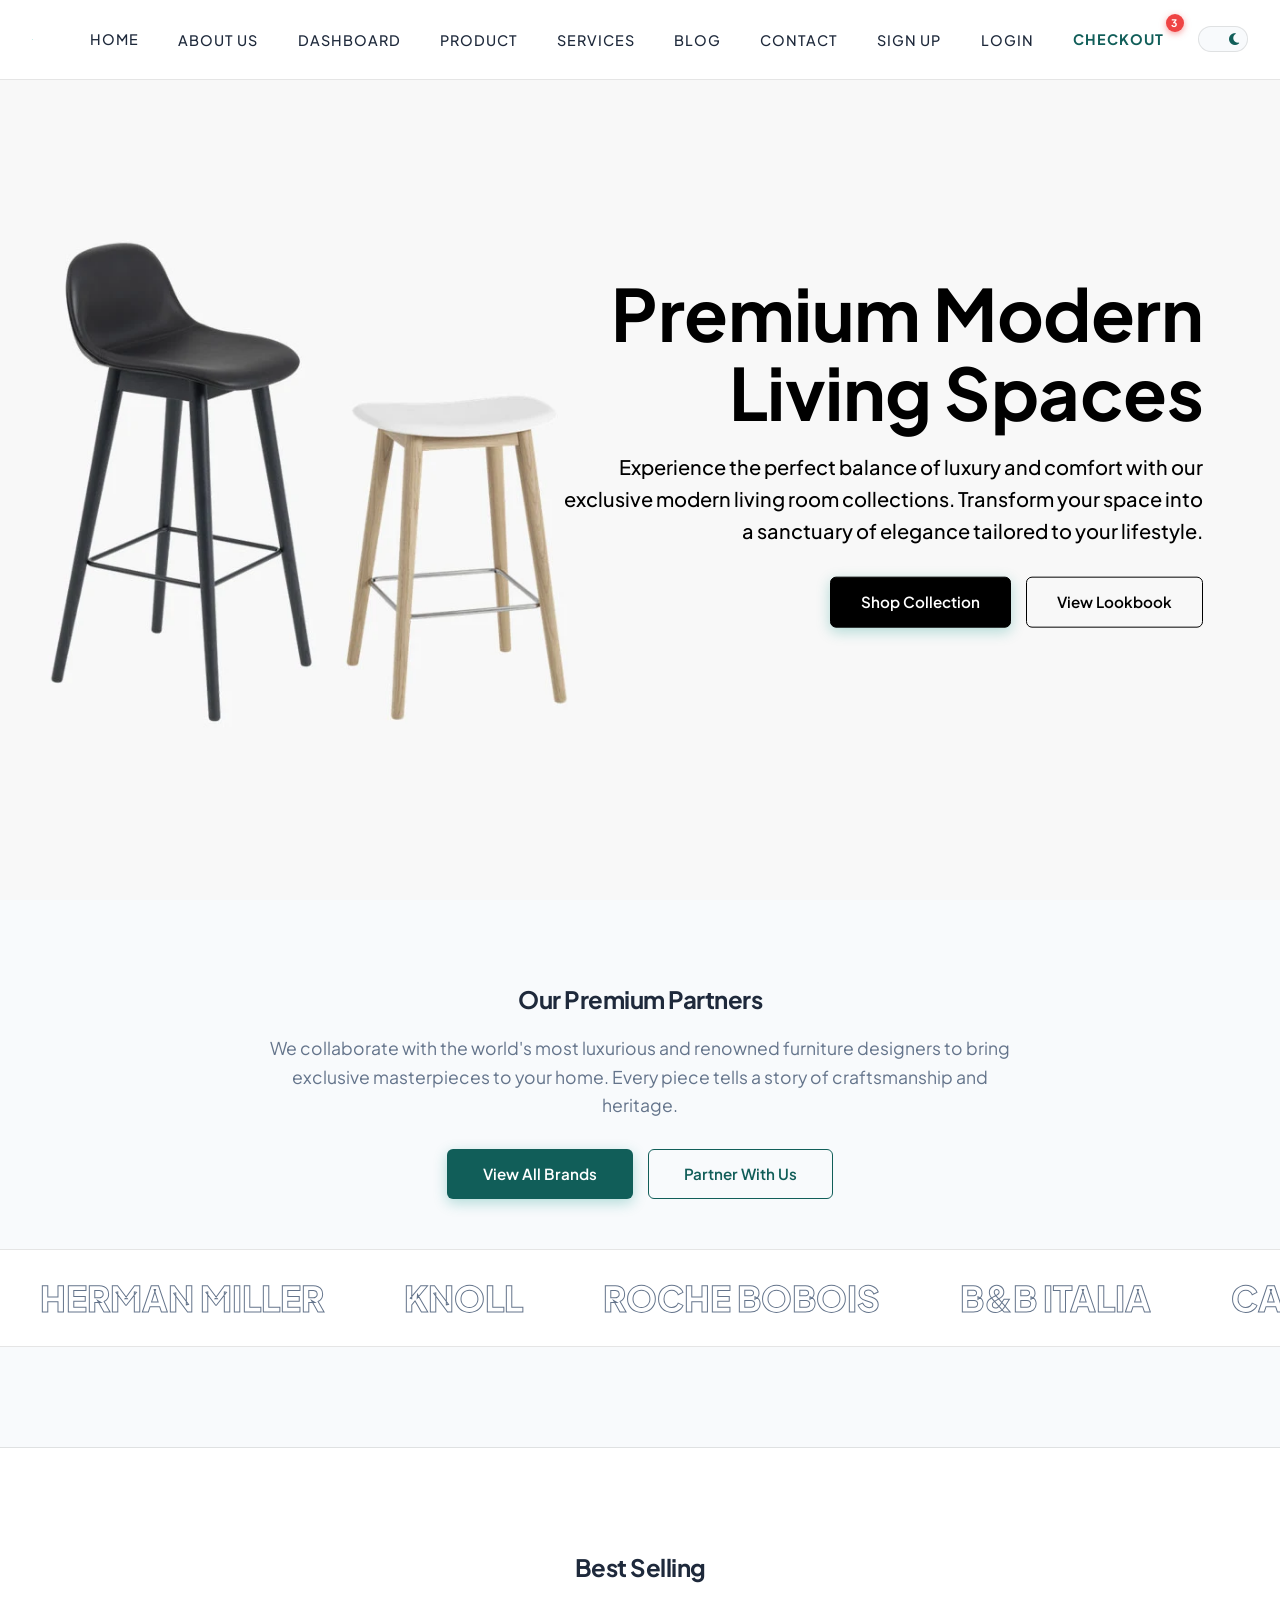
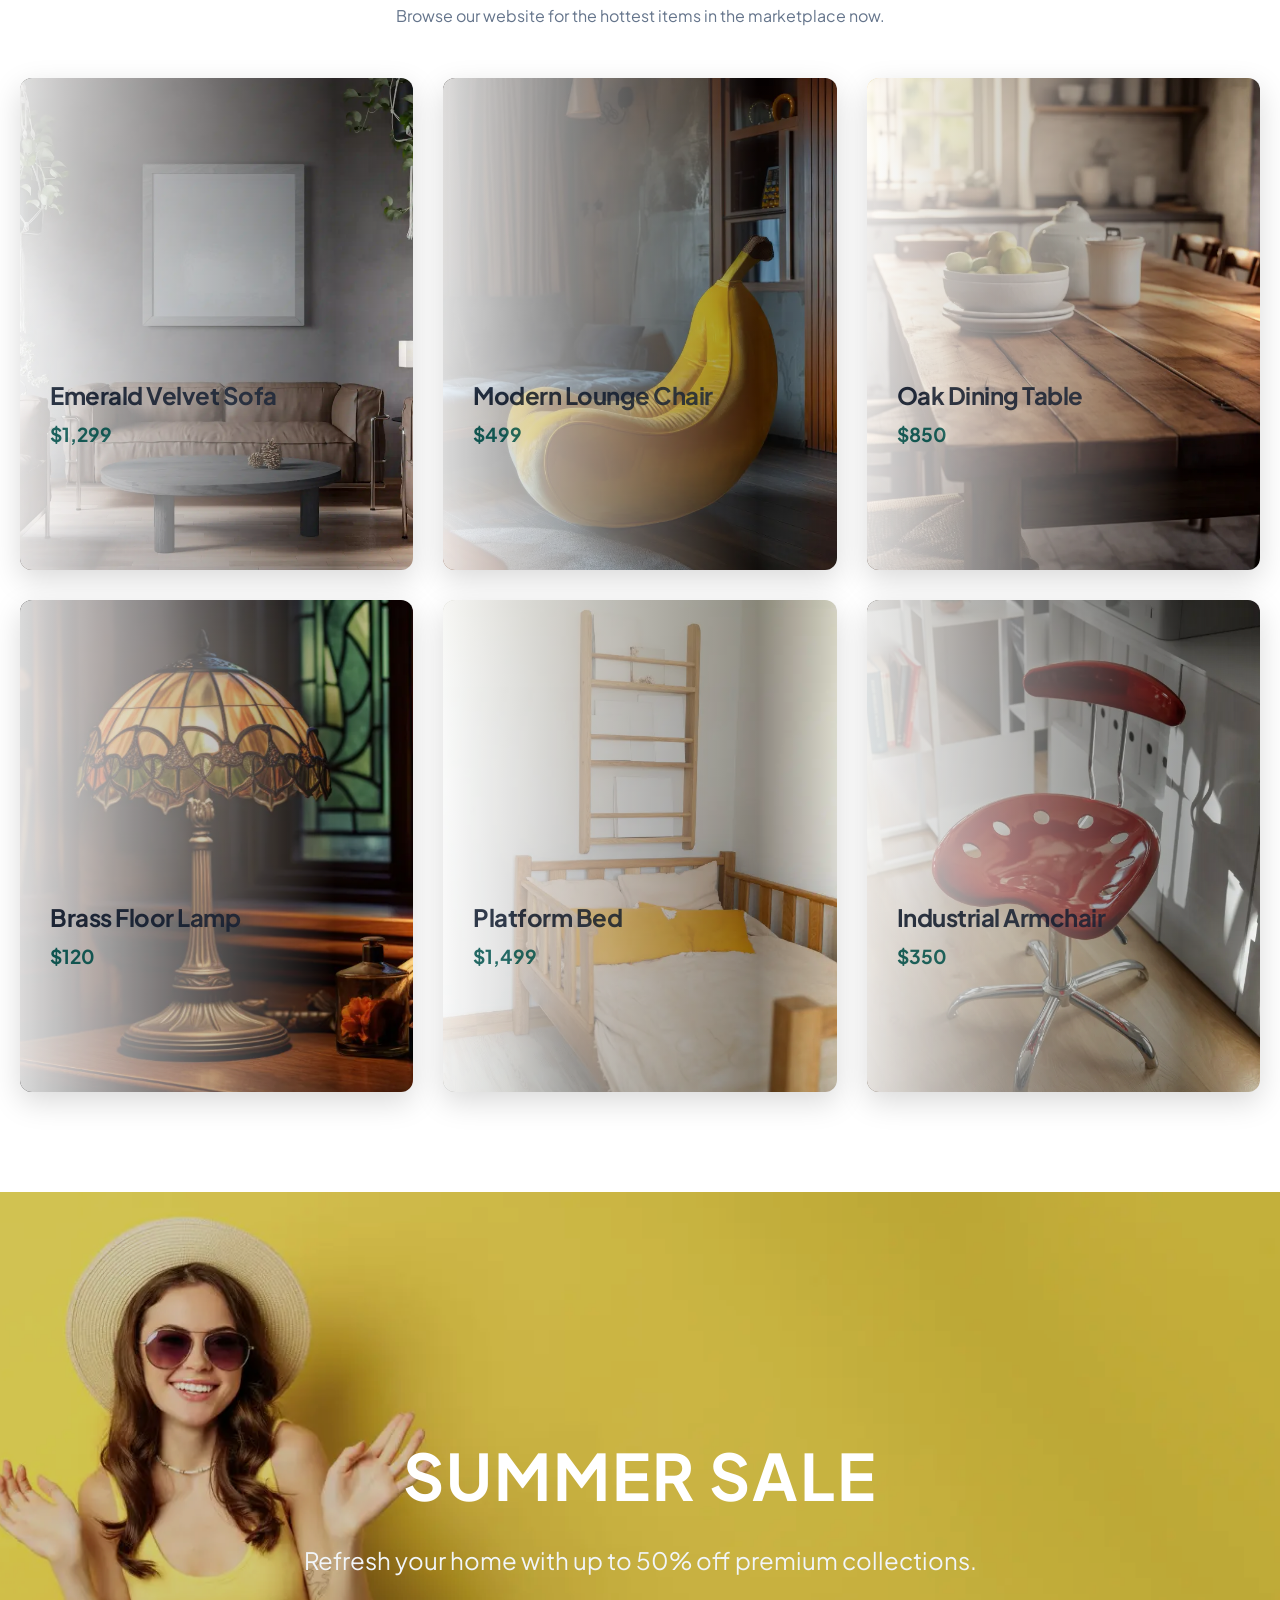
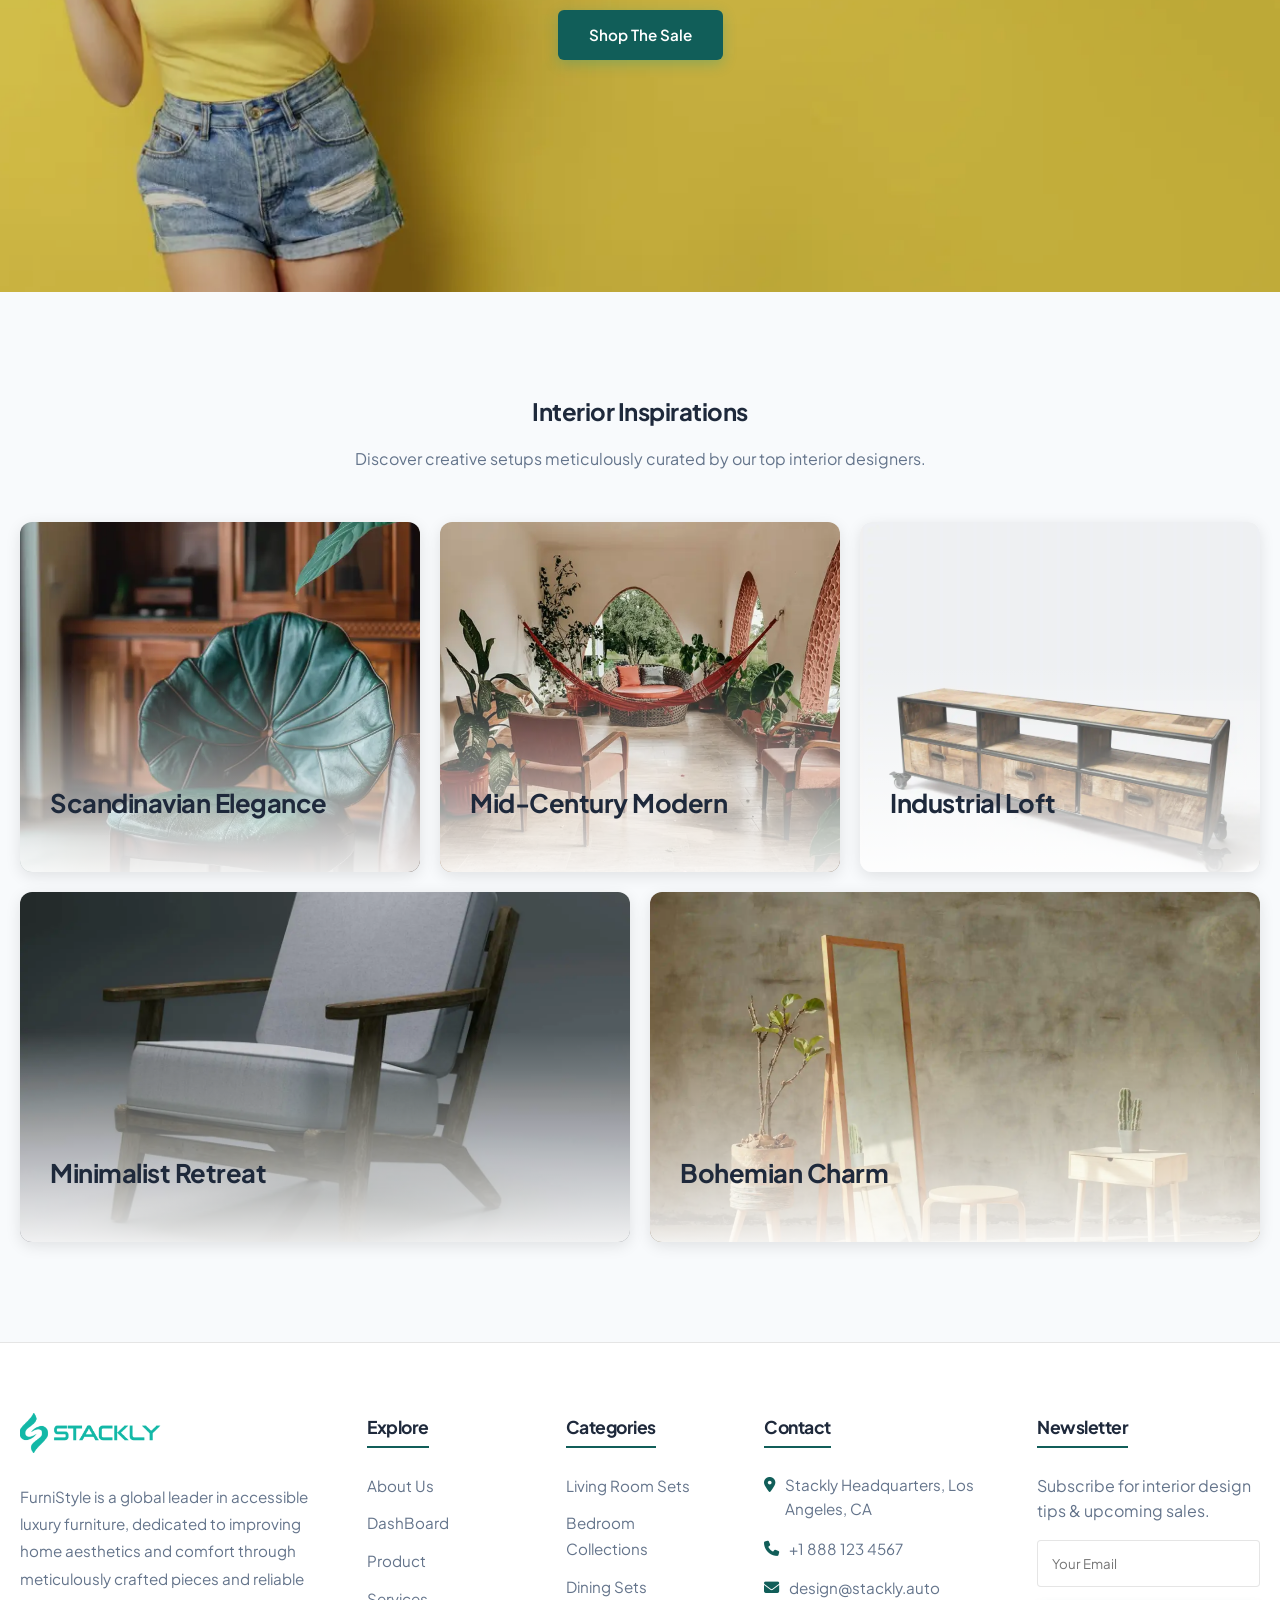
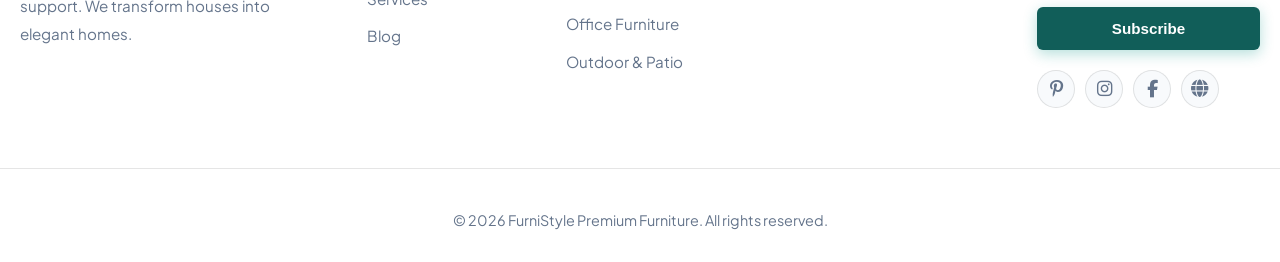
<file: index.html>
<!DOCTYPE html>
<html lang="en">

<head>
    <meta charset="UTF-8">
    <meta name="viewport" content="width=device-width, initial-scale=1.0">
    <title>FurniStyle | Premium Furniture Solutions</title>
    <link rel="icon" type="image/svg+xml"
        href="data:image/svg+xml,<svg xmlns='http://www.w3.org/2000/svg' viewBox='0 0 512 512'><path fill='%230d9488' d='M256 512A256 256 0 1 0 256 0a256 256 0 1 0 0 512zM369 209L241 337c-9.4 9.4-24.6 9.4-33.9 0l-64-64c-9.4-9.4-9.4-24.6 0-33.9s24.6-9.4 33.9 0l47 47L335 175c9.4-9.4 24.6-9.4 33.9 0s9.4 24.6 0 33.9z'/></svg>">
    <link rel="preconnect" href="https://fonts.googleapis.com">
    <link rel="stylesheet" href="./css/style.css">
    <link rel="preconnect" href="https://fonts.gstatic.com" crossorigin>
    <link href="https://fonts.googleapis.com/css2?family=Plus+Jakarta+Sans:wght@300;400;500;600;700&display=swap"
        rel="stylesheet">
    <link rel="stylesheet" href="https://cdnjs.cloudflare.com/ajax/libs/font-awesome/6.4.0/css/all.min.css">
</head>

<body>
    <script>
        // Set light theme as the default
        if (localStorage.getItem('furniture-theme') !== 'dark') {
            document.body.classList.add('light-theme');
            localStorage.setItem('furniture-theme', 'light');
        }
    </script>

    <div id="page-loader">
        <div class="loader-content">
            <img src="./assets/Header/logo.webp" alt="FurniStyle Logo" class="loader-img"
                onerror="this.src='data:image/svg+xml,<svg xmlns=\'http://www.w3.org/2000/svg\' viewBox=\'0 0 200 50\'><text y=\'35\' font-family=\'sans-serif\' font-weight=\'bold\' font-size=\'30\' fill=\'%230d9488\'>FurniStyle</text></svg>'">
            <p>Processing Request...</p>
        </div>
    </div>

    <div id="cart-toast" class="toast">
        <div class="toast-icon"><i class="fa-solid fa-check"></i></div>
        <div class="toast-text">Item successfully added to your cart!</div>
    </div>

    <button id="scrollToTopBtn" aria-label="Scroll to top">
        <i class="fa-solid fa-arrow-up"></i>
    </button>

    <header class="headerWrap" id="main-header">
        <div class="imgWrap">
            <a href="index.html">
                <img src="./assets/Header/logo.webp" alt="FurniStyle Logo" class="site-logo"
                    onerror="this.src='data:image/svg+xml,<svg xmlns=\'http://www.w3.org/2000/svg\' viewBox=\'0 0 200 50\'><text y=\'35\' font-family=\'sans-serif\' font-weight=\'bold\' font-size=\'30\' fill=\'%230d9488\'>FurniStyle</text></svg>'">
            </a>
        </div>

        <div class="hamburger" id="hamburger-btn">
            <i class="fa-solid fa-bars"></i>
        </div>

        <nav class="linksWrap" id="nav-links">
            <div class="topCloseBtn" id="close-btn">
                <i class="fa-solid fa-times"></i>
            </div>
            <ul>
                <li class="dropdown" id="home-dropdown">
                    <div class="dropdownHeader">
                        <a href="javascript:void(0)" class="homePageLink" id="home-nav-link">Home</a>
                        <button class="dropdownToggle" aria-label="Toggle dropdown" id="dropdown-toggle-btn">
                            <i class="fa-solid fa-chevron-down"></i>
                        </button>
                    </div>
                    <ul class="dropdownMenu" id="dropdown-menu">
                        <li><a href="index.html">Home 1</a></li>
                        <li><a href="./pages/home2.html">Home 2</a></li>
                    </ul>
                </li>
                <li><a href="./pages/about.html">About Us</a></li>
                <li><a href="./pages/dashboard.html">DashBoard</a></li>
                <li><a href="./pages/product.html">Product</a></li>
                <li><a href="./pages/services.html">Services</a></li>
                <li><a href="./pages/blog.html">Blog</a></li>
                <li><a href="./pages/contact.html">Contact</a></li>
                <li><a href="./pages/signup.html">Sign Up</a></li>
                <li><a href="./pages/login.html">Login</a></li>
                <li>
                    <a href="./pages/checkout.html" aria-label="Checkout" class="cart-nav-icon checkout-text">
                        Checkout<sup>3</sup>
                    </a>
                </li>
                <li class="theme-toggle-li">
                    <button id="theme-toggle-btn" aria-label="Toggle Theme">
                        <i class="fa-solid fa-moon" id="theme-icon"></i>
                    </button>
                </li>
            </ul>
        </nav>

        <div class="menuOverlay" id="menu-overlay"></div>
    </header>

    <main>
        <section class="hero-carousel">
            <div class="carousel-slide active" id="slide-1">
                <img src="./assets/Home1/Banner/b3.webp" alt="Living Room" class="bg-img">
                <div class="carousel-content right-align container">
                    <h1>Premium Modern<br>Living Spaces</h1>
                    <p class="hero-para">Experience the perfect balance of luxury and comfort with our exclusive modern
                        living room collections. Transform your space into a sanctuary of elegance tailored to your
                        lifestyle.</p>
                    <div class="carousel-btns">
                        <a href="./pages/error.html" class="btn btn-primary">Shop Collection</a>
                        <a href="./pages/error.html" class="btn btn-outline">View Lookbook</a>
                    </div>
                </div>
            </div>

            <div class="carousel-slide" id="slide-2">
                <img src="./assets/Home1/Banner/b2.webp" alt="Bedroom" class="bg-img">
                <div class="carousel-content right-align container">
                    <h1>Comfortable &<br>Elegant Bedrooms</h1>
                    <p class="hero-para">Redefine relaxation with our meticulously crafted bedroom sets. Every piece is
                        designed to bring you unparalleled serenity and timeless aesthetic appeal.</p>
                    <div class="carousel-btns">
                        <a href="./pages/error.html" class="btn btn-primary">Discover More</a>
                        <a href="./pages/error.html" class="btn btn-outline">See Collection</a>
                    </div>
                </div>
            </div>

            <div class="carousel-slide" id="slide-3">
                <img src="./assets/Home1/Banner/b1.webp" alt="Dining Room" class="bg-img">
                <div class="carousel-content left-align container">
                    <h1>Luxurious Dining<br>Experiences await</h1>
                    <p class="hero-para">Host unforgettable gatherings with dining furniture that serves as the heart of
                        your home. Premium materials and masterful design for every occasion.</p>
                    <div class="carousel-btns">
                        <a href="./pages/error.html" class="btn btn-primary">Explore Sets</a>
                        <a href="./pages/error.html" class="btn btn-outline">Shop Now</a>
                    </div>
                </div>
            </div>
        </section>

        <section class="brands-section fade-in">
            <div class="brands-content">
                <h2>Our Premium Partners</h2>
                <p>We collaborate with the world's most luxurious and renowned furniture designers to bring exclusive
                    masterpieces to your home. Every piece tells a story of craftsmanship and heritage.</p>
                <div style="display: flex; gap: 15px; justify-content: center;">
                    <a href="./pages/error.html" class="btn btn-primary">View All Brands</a>
                    <a href="./pages/error.html" class="btn btn-outline-teal">Partner With Us</a>
                </div>
            </div>

            <div class="marquee-container">
                <div class="marquee-content">
                    <span class="brand-item">Herman Miller</span>
                    <span class="brand-item">Knoll</span>
                    <span class="brand-item">Roche Bobois</span>
                    <span class="brand-item">B&B Italia</span>
                    <span class="brand-item">Cassina</span>
                    <span class="brand-item">Minotti</span>
                    <span class="brand-item">Poliform</span>
                    <span class="brand-item">Herman Miller</span>
                    <span class="brand-item">Knoll</span>
                    <span class="brand-item">Roche Bobois</span>
                    <span class="brand-item">B&B Italia</span>
                    <span class="brand-item">Cassina</span>
                    <span class="brand-item">Minotti</span>
                    <span class="brand-item">Poliform</span>
                </div>
            </div>
        </section>

        <section class="best-selling">
            <div class="container">
                <div style="text-align: center; margin-bottom: 50px;" class="fade-in">
                    <h2>Best Selling</h2>
                    <p>Browse our website for the hottest items in the marketplace now.</p>
                </div>

                <div class="best-grid">
                    <div class="best-cell fade-in">
                        <img src="./assets/Home1/Grid1/11.webp" alt="Emerald Velvet Sofa">
                        <div class="best-overlay">
                            <div class="best-details">
                                <h3>Emerald Velvet Sofa</h3>
                                <p class="price">$1,299</p>
                            </div>
                            <div class="best-actions">
                                <a href="./pages/error.html" class="btn btn-primary btn-sm">Buy Now</a>
                                <a href="./pages/error.html" class="btn btn-outline-white btn-sm">Add Cart</a>
                                <a href="./pages/error.html" class="btn btn-outline-white btn-sm">Wishlist</a>
                                <a href="./pages/error.html" class="btn btn-live-line btn-sm"><span>View</span></a>
                            </div>
                        </div>
                    </div>

                    <div class="best-cell fade-in">
                        <img src="./assets/Home1/Grid1/22.webp" alt="Modern Lounge Chair">
                        <div class="best-overlay">
                            <div class="best-details">
                                <h3>Modern Lounge Chair</h3>
                                <p class="price">$499</p>
                            </div>
                            <div class="best-actions">
                                <a href="./pages/error.html" class="btn btn-primary btn-sm">Buy Now</a>
                                <a href="./pages/error.html" class="btn btn-outline-white btn-sm">Add Cart</a>
                                <a href="./pages/error.html" class="btn btn-outline-white btn-sm">Wishlist</a>
                                <a href="./pages/error.html" class="btn btn-live-line btn-sm"><span>View</span></a>
                            </div>
                        </div>
                    </div>

                    <div class="best-cell fade-in">
                        <img src="./assets/Home1/Grid1/33.webp" alt="Oak Dining Table">
                        <div class="best-overlay">
                            <div class="best-details">
                                <h3>Oak Dining Table</h3>
                                <p class="price">$850</p>
                            </div>
                            <div class="best-actions">
                                <a href="./pages/error.html" class="btn btn-primary btn-sm">Buy Now</a>
                                <a href="./pages/error.html" class="btn btn-outline-white btn-sm">Add Cart</a>
                                <a href="./pages/error.html" class="btn btn-outline-white btn-sm">Wishlist</a>
                                <a href="./pages/error.html" class="btn btn-live-line btn-sm"><span>View</span></a>
                            </div>
                        </div>
                    </div>

                    <div class="best-cell fade-in">
                        <img src="./assets/Home1/Grid1/44.webp" alt="Brass Floor Lamp">
                        <div class="best-overlay">
                            <div class="best-details">
                                <h3>Brass Floor Lamp</h3>
                                <p class="price">$120</p>
                            </div>
                            <div class="best-actions">
                                <a href="./pages/error.html" class="btn btn-primary btn-sm">Buy Now</a>
                                <a href="./pages/error.html" class="btn btn-outline-white btn-sm">Add Cart</a>
                                <a href="./pages/error.html" class="btn btn-outline-white btn-sm">Wishlist</a>
                                <a href="./pages/error.html" class="btn btn-live-line btn-sm"><span>View</span></a>
                            </div>
                        </div>
                    </div>

                    <div class="best-cell fade-in">
                        <img src="./assets/Home1/Grid1/55.webp" alt="King Size Platform Bed">
                        <div class="best-overlay">
                            <div class="best-details">
                                <h3>Platform Bed</h3>
                                <p class="price">$1,499</p>
                            </div>
                            <div class="best-actions">
                                <a href="./pages/error.html" class="btn btn-primary btn-sm">Buy Now</a>
                                <a href="./pages/error.html" class="btn btn-outline-white btn-sm">Add Cart</a>
                                <a href="./pages/error.html" class="btn btn-outline-white btn-sm">Wishlist</a>
                                <a href="./pages/error.html" class="btn btn-live-line btn-sm"><span>View</span></a>
                            </div>
                        </div>
                    </div>

                    <div class="best-cell fade-in">
                        <img src="./assets/Home1/Grid1/66.webp" alt="Industrial Armchair">
                        <div class="best-overlay">
                            <div class="best-details">
                                <h3>Industrial Armchair</h3>
                                <p class="price">$350</p>
                            </div>
                            <div class="best-actions">
                                <a href="./pages/error.html" class="btn btn-primary btn-sm">Buy Now</a>
                                <a href="./pages/error.html" class="btn btn-outline-white btn-sm">Add Cart</a>
                                <a href="./pages/error.html" class="btn btn-outline-white btn-sm">Wishlist</a>
                                <a href="./pages/error.html" class="btn btn-live-line btn-sm"><span>View</span></a>
                            </div>
                        </div>
                    </div>
                </div>
            </div>
        </section>

        <section class="summer-sale fade-in">
            <div class="container summer-content">
                <h2>Summer Sale</h2>
                <p>Refresh your home with up to 50% off premium collections.</p>
                <a href="./pages/error.html" class="btn btn-primary">Shop The Sale</a>
            </div>
        </section>

        <section class="gallery-fx fade-in">
            <div class="container">
                <div style="text-align: center; margin-bottom: 50px;">
                    <h2>Interior Inspirations</h2>
                    <p>Discover creative setups meticulously curated by our top interior designers.</p>
                </div>
                <div class="inspiration-grid">
                    <div class="insp-item fade-in">
                        <img src="./assets/Home1/Grid2/111.webp" alt="Inspo 1">
                        <div class="insp-overlay">
                            <div class="insp-content">
                                <h3>Scandinavian Elegance</h3>
                                <p>Warm textures and light palettes.</p>
                                <div class="insp-btn-wrap">
                                    <a href="./pages/error.html" class="btn btn-primary btn-sm">Explore Style</a>
                                    <a href="./pages/error.html" class="btn btn-outline-white btn-sm">View Details</a>
                                </div>
                            </div>
                        </div>
                    </div>
                    <div class="insp-item fade-in">
                        <img src="./assets/Home1/Grid2/222.webp" alt="Inspo 2">
                        <div class="insp-overlay">
                            <div class="insp-content">
                                <h3>Mid-Century Modern</h3>
                                <p>Timeless wooden accents.</p>
                                <div class="insp-btn-wrap">
                                    <a href="./pages/error.html" class="btn btn-primary btn-sm">Explore Style</a>
                                    <a href="./pages/error.html" class="btn btn-outline-white btn-sm">View Details</a>
                                </div>
                            </div>
                        </div>
                    </div>
                    <div class="insp-item fade-in">
                        <img src="./assets/Home1/Grid2/333.webp" alt="Inspo 3">
                        <div class="insp-overlay">
                            <div class="insp-content">
                                <h3>Industrial Loft</h3>
                                <p>Raw metals paired with soft textiles.</p>
                                <div class="insp-btn-wrap">
                                    <a href="./pages/error.html" class="btn btn-primary btn-sm">Explore Style</a>
                                    <a href="./pages/error.html" class="btn btn-outline-white btn-sm">View Details</a>
                                </div>
                            </div>
                        </div>
                    </div>
                    <div class="insp-item fade-in">
                        <img src="./assets/Home1/Grid2/444.webp" alt="Inspo 4">
                        <div class="insp-overlay">
                            <div class="insp-content">
                                <h3>Minimalist Retreat</h3>
                                <p>Decluttered spaces for mental clarity.</p>
                                <div class="insp-btn-wrap">
                                    <a href="./pages/error.html" class="btn btn-primary btn-sm">Explore Style</a>
                                    <a href="./pages/error.html" class="btn btn-outline-white btn-sm">View Details</a>
                                </div>
                            </div>
                        </div>
                    </div>
                    <div class="insp-item fade-in">
                        <img src="./assets/Home1/Grid2/555.webp" alt="Inspo 5">
                        <div class="insp-overlay">
                            <div class="insp-content">
                                <h3>Bohemian Charm</h3>
                                <p>Eclectic styles and artistic flair.</p>
                                <div class="insp-btn-wrap">
                                    <a href="./pages/error.html" class="btn btn-primary btn-sm">Explore Style</a>
                                    <a href="./pages/error.html" class="btn btn-outline-white btn-sm">View Details</a>
                                </div>
                            </div>
                        </div>
                    </div>
                </div>
            </div>
        </section>

    </main>

    <footer>
        <div class="footerWrap container">
            <div class="box">
                <div class="logoContainer">
                    <div class="logo">
                        <img src="./assets/Header/logo.webp" alt="FurniStyle Logo" class="footer-logo site-logo"
                            onerror="this.src='data:image/svg+xml,<svg xmlns=\'http://www.w3.org/2000/svg\' viewBox=\'0 0 200 50\'><text y=\'35\' font-family=\'sans-serif\' font-weight=\'bold\' font-size=\'30\' fill=\'%230d9488\'>FurniStyle</text></svg>'">
                    </div>
                </div>
                <p class="footer-desc">
                    FurniStyle is a global leader in accessible luxury furniture, dedicated to improving home aesthetics
                    and comfort through meticulously crafted pieces and reliable support. We transform houses into
                    elegant homes.
                </p>
            </div>

            <div class="box">
                <h4>Explore</h4>
                <ul class="footer-links">
                    <li><a href="./pages/about.html">About Us</a></li>
                    <li><a href="./pages/dashboard.html">DashBoard</a></li>
                    <li><a href="./pages/product.html">Product</a></li>
                    <li><a href="./pages/services.html">Services</a></li>
                    <li><a href="./pages/blog.html">Blog</a></li>
                </ul>
            </div>

            <div class="box">
                <h4>Categories</h4>
                <ul class="footer-links">
                    <li><a href="./pages/error.html">Living Room Sets</a></li>
                    <li><a href="./pages/error.html">Bedroom Collections</a></li>
                    <li><a href="./pages/error.html">Dining Sets</a></li>
                    <li><a href="./pages/error.html">Office Furniture</a></li>
                    <li><a href="./pages/error.html">Outdoor & Patio</a></li>
                </ul>
            </div>

            <div class="box">
                <h4>Contact</h4>
                <ul class="contactInfo">
                    <li><i class="fa-solid fa-location-dot"></i><span> Stackly Headquarters, Los Angeles, CA</span></li>
                    <li><i class="fa-solid fa-phone"></i> +1 888 123 4567</li>
                    <li><i class="fa-solid fa-envelope"></i> design@stackly.auto</li>
                </ul>
            </div>

            <div class="box">
                <h4>Newsletter</h4>
                <p>Subscribe for interior design tips & upcoming sales.</p>
                <form id="footer-newsletter-form" class="subscribe-form" novalidate>
                    <input type="email" id="newsletter-email" name="email" placeholder="Your Email"
                        autocomplete="email">
                    <span id="newsletter-error"
                        style="color: var(--error-color); font-size: 0.8rem; display: block; margin-top: -5px; min-height: 15px;"></span>
                    <button type="submit" class="btn btn-primary full-width">Subscribe</button>
                </form>
                <div class="media">
                    <a href="./pages/error.html" class="socialLink" aria-label="Pinterest"><i
                            class="fa-brands fa-pinterest-p"></i></a>
                    <a href="./pages/error.html" class="socialLink" aria-label="Instagram"><i
                            class="fa-brands fa-instagram"></i></a>
                    <a href="./pages/error.html" class="socialLink" aria-label="Facebook"><i
                            class="fa-brands fa-facebook-f"></i></a>
                    <a href="./pages/error.html" class="socialLink" aria-label="Website"><i
                            class="fa-solid fa-globe"></i></a>
                </div>
            </div>
        </div>

        <div class="footer-bottom container">
            <p>&copy; 2026 FurniStyle Premium Furniture. All rights reserved.</p>
        </div>
    </footer>

    <script>
        // --- Full Page Loader Interceptor ---
        window.addEventListener('load', () => {
            const loader = document.getElementById('page-loader');
            loader.style.opacity = '0';
            setTimeout(() => { loader.style.display = 'none'; }, 300);
        });

        // Fix for bfcache (back button) on GitHub Pages: "load" doesn't fire on bfcache restore
        window.addEventListener('pageshow', (e) => {
            if (e.persisted) {
                const loader = document.getElementById('page-loader');
                if (loader) { loader.style.opacity = '0'; loader.style.display = 'none'; }
            }
        });

        document.querySelectorAll('a').forEach(link => {
            link.addEventListener('click', function (e) {
                const href = this.getAttribute('href');
                if (href && href !== '#' && !href.startsWith('javascript') && !this.classList.contains('cart-nav-icon')) {
                    e.preventDefault();
                    const loader = document.getElementById('page-loader');
                    loader.style.display = 'flex';
                    setTimeout(() => { loader.style.opacity = '1'; }, 10);
                    setTimeout(() => { window.location.href = href; }, 400);
                }
            });
        });

        // --- Hamburger Menu Logic ---
        const hamburgerBtn = document.getElementById('hamburger-btn');
        const closeBtn = document.getElementById('close-btn');
        const navLinks = document.getElementById('nav-links');
        const menuOverlay = document.getElementById('menu-overlay');
        const dropdownToggleBtn = document.getElementById('dropdown-toggle-btn');
        const homeNavLink = document.getElementById('home-nav-link');
        const dropdownMenu = document.getElementById('dropdown-menu');
        const body = document.body;

        function openMenu() {
            navLinks.classList.add('showMenu');
            menuOverlay.style.display = 'block';
            body.classList.add('menu-open');
        }

        function closeMenu() {
            navLinks.classList.remove('showMenu');
            menuOverlay.style.display = 'none';
            body.classList.remove('menu-open');
            dropdownMenu.classList.remove('showDropdown');
        }

        hamburgerBtn.addEventListener('click', (e) => { e.stopPropagation(); openMenu(); });
        closeBtn.addEventListener('click', closeMenu);
        menuOverlay.addEventListener('click', closeMenu);

        document.addEventListener('click', (e) => {
            if (body.classList.contains('menu-open')) {
                if (!navLinks.contains(e.target) && !hamburgerBtn.contains(e.target)) {
                    closeMenu();
                }
            }
        });

        dropdownToggleBtn.addEventListener('click', (e) => {
            e.preventDefault(); e.stopPropagation();
            dropdownMenu.classList.toggle('showDropdown');
        });

        homeNavLink.addEventListener('click', (e) => {
            if (window.innerWidth <= 768) {
                e.preventDefault(); e.stopPropagation();
                dropdownMenu.classList.toggle('showDropdown');
            }
        });

        // --- Theme Toggle ---
        const themeToggleBtn = document.getElementById('theme-toggle-btn');
        const themeIcon = document.getElementById('theme-icon');

        // Initial setup for light theme as default
        if (document.body.classList.contains('light-theme')) {
            themeIcon.classList.remove('fa-sun');
            themeIcon.classList.add('fa-moon');
        } else {
            themeIcon.classList.remove('fa-moon');
            themeIcon.classList.add('fa-sun');
        }

        themeToggleBtn.addEventListener('click', () => {
            document.body.classList.toggle('light-theme');
            if (document.body.classList.contains('light-theme')) {
                themeIcon.classList.remove('fa-sun');
                themeIcon.classList.add('fa-moon');
                localStorage.setItem('furniture-theme', 'light');
            } else {
                themeIcon.classList.remove('fa-moon');
                themeIcon.classList.add('fa-sun');
                localStorage.setItem('furniture-theme', 'dark');
            }
        });

        // --- Sticky Header & Scroll To Top ---
        const header = document.getElementById('main-header');
        const scrollBtn = document.getElementById('scrollToTopBtn');

        window.addEventListener('scroll', () => {
            if (window.scrollY > 50) header.classList.add('sticky');
            else header.classList.remove('sticky');

            if (window.scrollY > 500) scrollBtn.classList.add('visible');
            else scrollBtn.classList.remove('visible');
        });

        scrollBtn.addEventListener('click', () => {
            window.scrollTo({ top: 0, behavior: 'smooth' });
        });

        // --- Hero Carousel Logic (3 seconds) ---
        const slides = document.querySelectorAll('.carousel-slide');
        let currentSlide = 0;

        function nextSlide() {
            slides[currentSlide].classList.remove('active');
            currentSlide = (currentSlide + 1) % slides.length;
            slides[currentSlide].classList.add('active');
        }
        setInterval(nextSlide, 3000);

        // --- Footer Newsletter Validation & Redirect ---
        const footerForm = document.getElementById('footer-newsletter-form');
        const newsletterEmail = document.getElementById('newsletter-email');
        const newsletterError = document.getElementById('newsletter-error');

        const isValidEmail = (email) => {
            const re = /^(([^<>()[\]\\.,;:\s@"]+(\.[^<>()[\]\\.,;:\s@"]+)*)|(".+"))@((\[[0-9]{1,3}\.[0-9]{1,3}\.[0-9]{1,3}\.[0-9]{1,3}\])|(([a-zA-Z\-0-9]+\.)+[a-zA-Z]{2,}))$/;
            return re.test(String(email).toLowerCase());
        };

        footerForm.addEventListener('submit', (e) => {
            e.preventDefault();
            newsletterError.innerText = '';
            newsletterEmail.style.borderColor = '';

            if (newsletterEmail.value.trim() === '') {
                newsletterError.innerText = 'Email is required';
                newsletterEmail.style.borderColor = 'var(--error-color)';
            } else if (!isValidEmail(newsletterEmail.value.trim())) {
                newsletterError.innerText = 'Please enter a valid email address';
                newsletterEmail.style.borderColor = 'var(--error-color)';
            } else {
                const loader = document.getElementById('page-loader');
                loader.style.display = 'flex';
                setTimeout(() => { loader.style.opacity = '1'; }, 10);
                setTimeout(() => { window.location.href = './pages/error.html'; }, 400);
            }
        });

        // --- Fade In Animation ---
        const fadeElems = document.querySelectorAll('.fade-in');
        const fadeInObserver = new IntersectionObserver((entries, observer) => {
            entries.forEach(entry => {
                if (entry.isIntersecting) {
                    entry.target.classList.add('visible');
                    observer.unobserve(entry.target);
                }
            });
        }, { threshold: 0.1 });
        fadeElems.forEach(elem => fadeInObserver.observe(elem));
    </script>
</body>

</html>
</file>
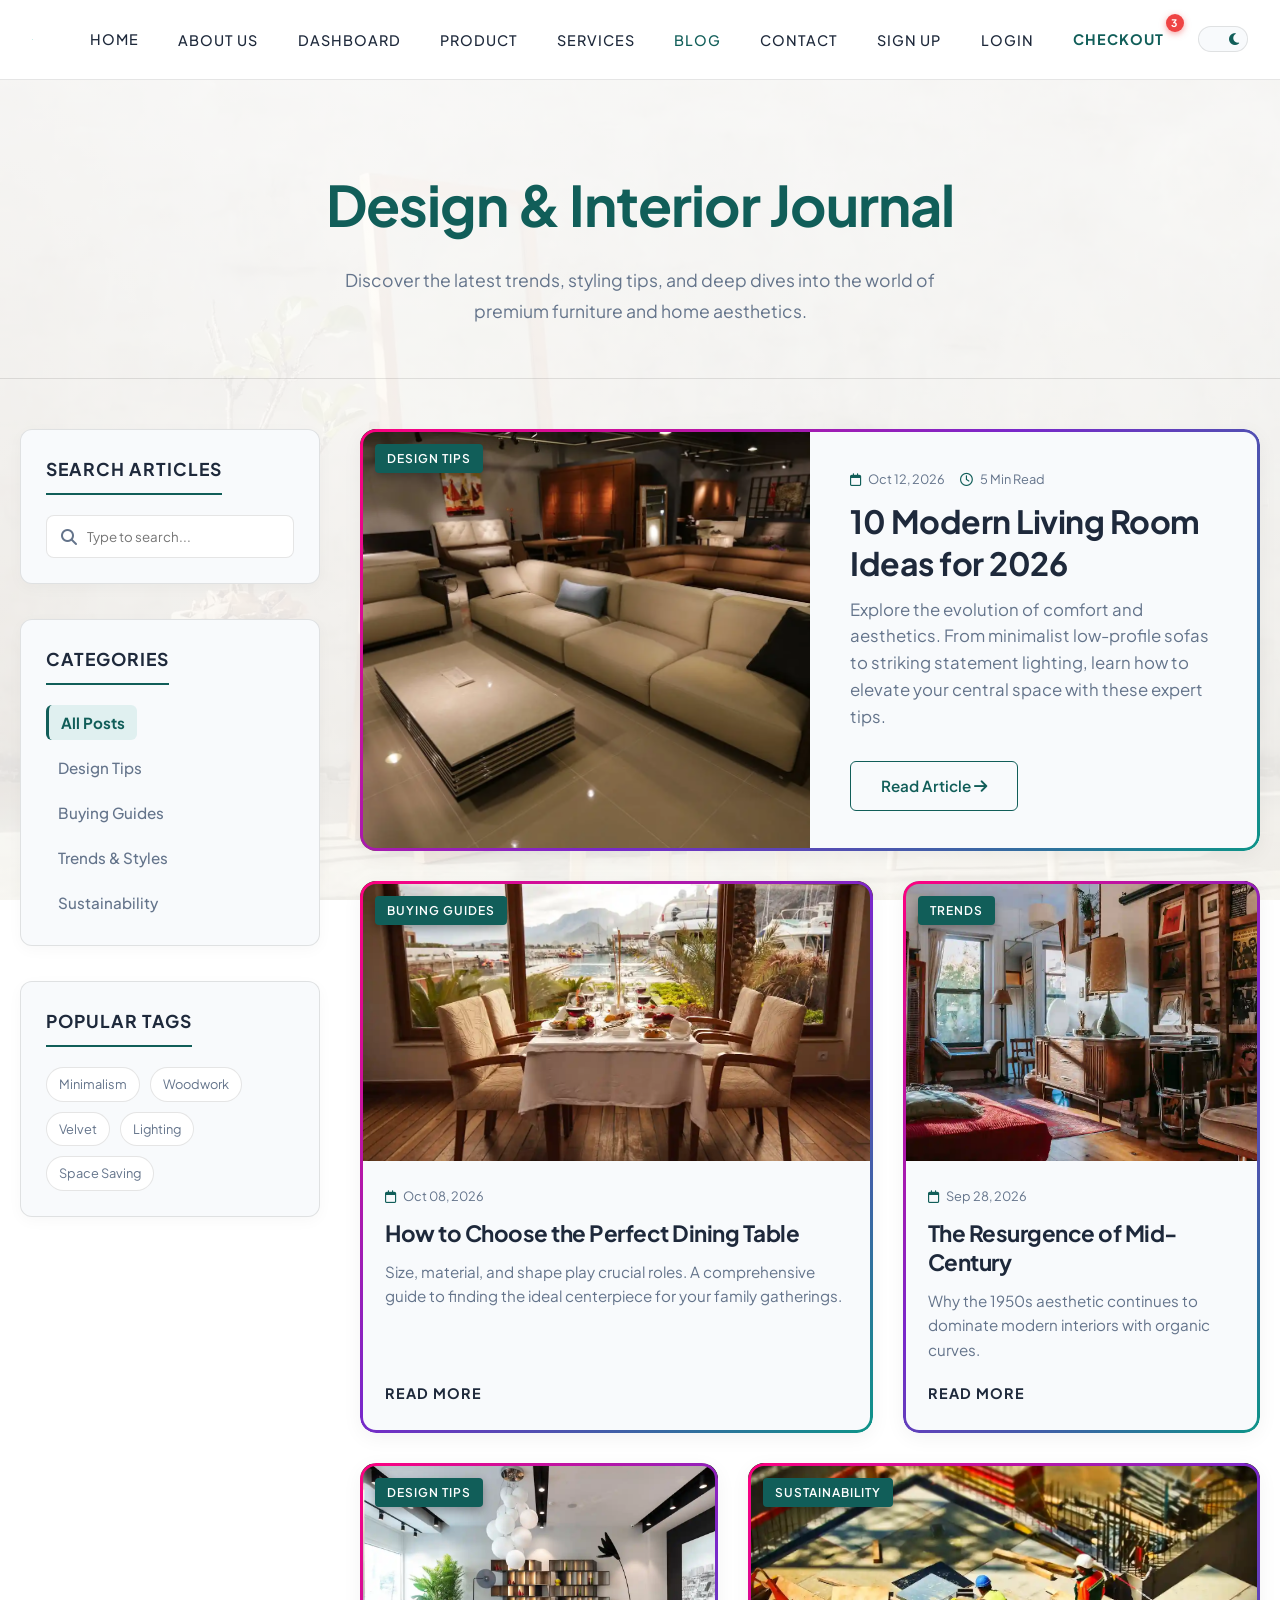
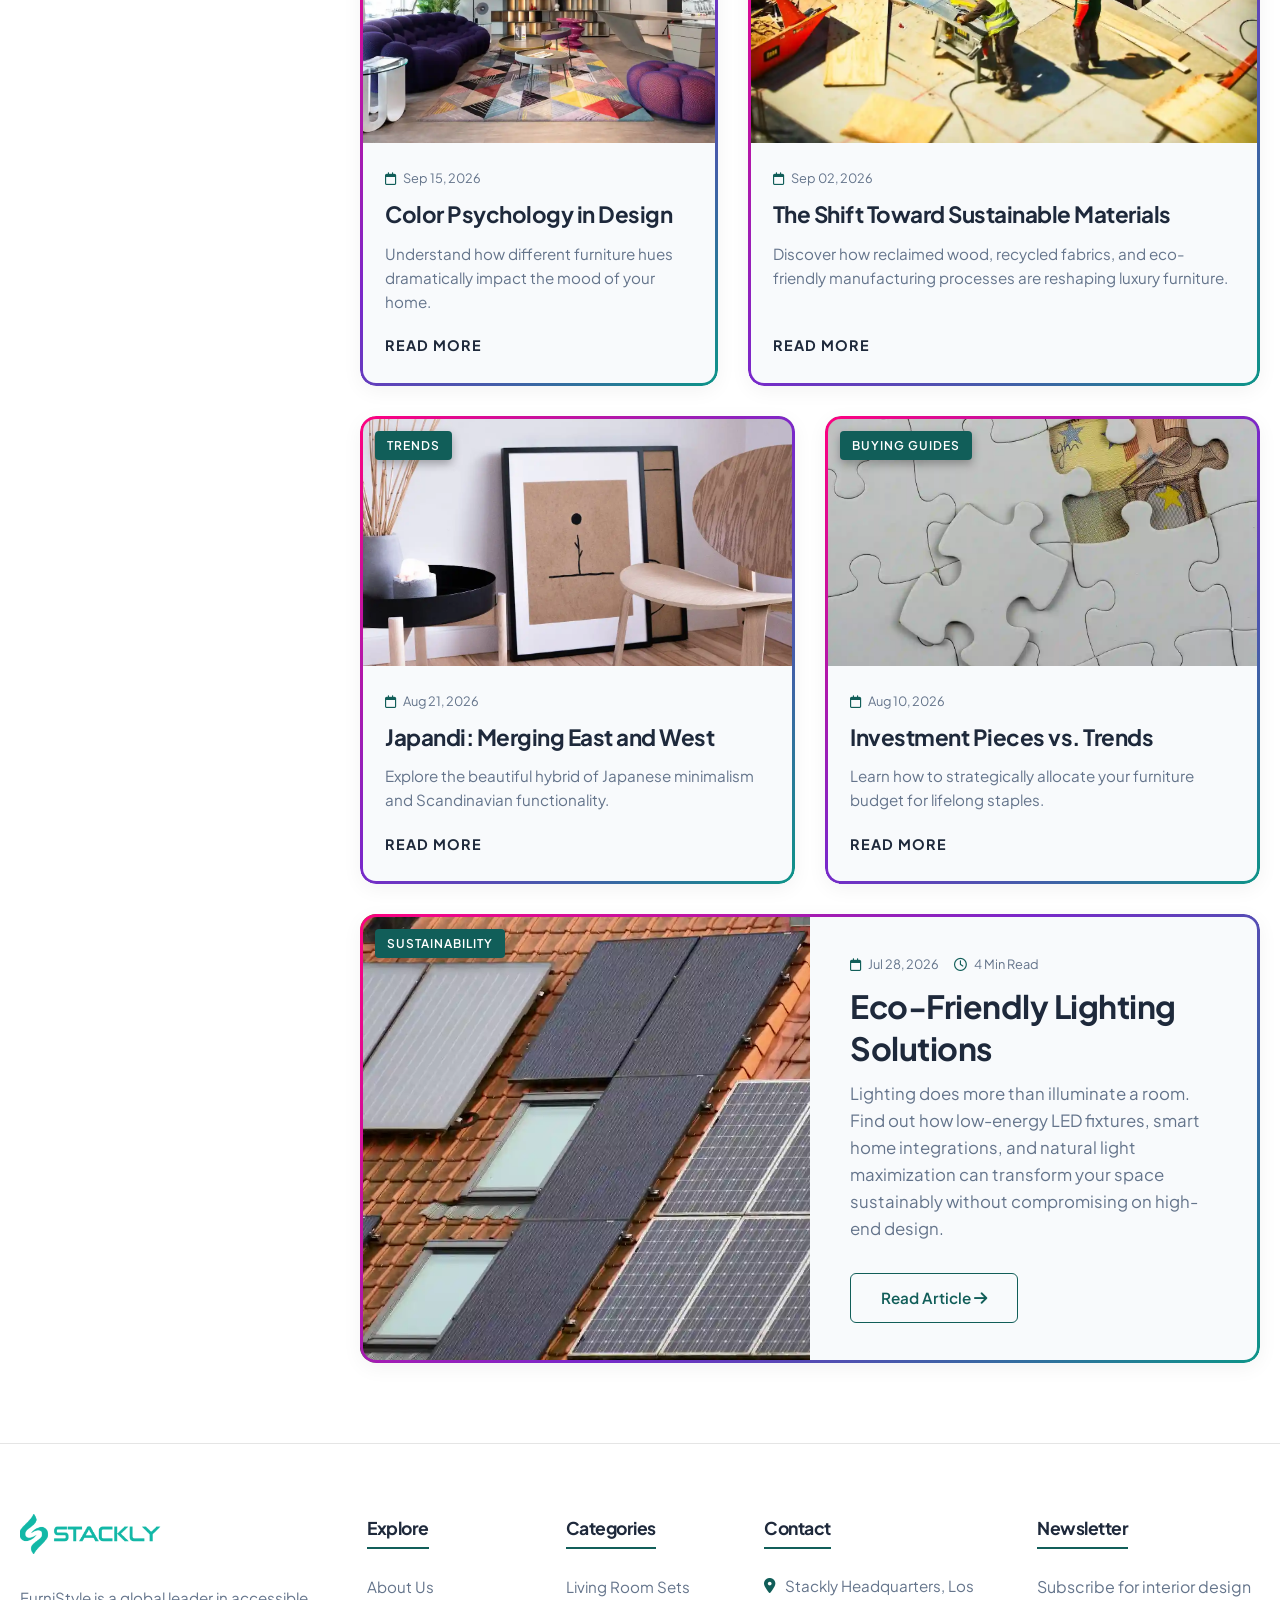
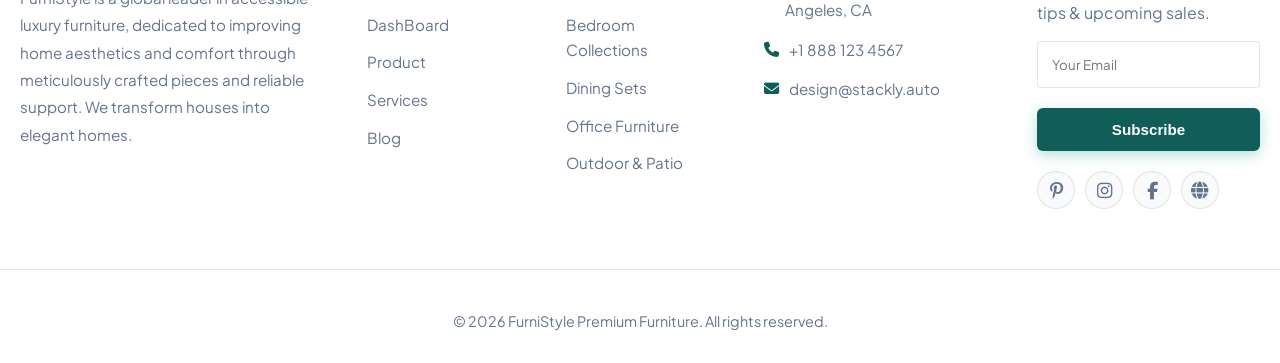
<file: pages/blog.html>
<!DOCTYPE html>
<html lang="en">

<head>
    <meta charset="UTF-8">
    <meta name="viewport" content="width=device-width, initial-scale=1.0">
    <title>Journal | FurniStyle</title>
    <link rel="icon" type="image/svg+xml"
        href="data:image/svg+xml,<svg xmlns='http://www.w3.org/2000/svg' viewBox='0 0 512 512'><path fill='%230d9488' d='M256 512A256 256 0 1 0 256 0a256 256 0 1 0 0 512zM369 209L241 337c-9.4 9.4-24.6 9.4-33.9 0l-64-64c-9.4-9.4-9.4-24.6 0-33.9s24.6-9.4 33.9 0l47 47L335 175c9.4-9.4 24.6-9.4 33.9 0s9.4 24.6 0 33.9z'/></svg>">
    <link rel="preconnect" href="https://fonts.googleapis.com">
    <link rel="stylesheet" href="../css/style.css">
    <link rel="stylesheet" href="../css/blog.css">
    <link rel="preconnect" href="https://fonts.gstatic.com" crossorigin>
    <link href="https://fonts.googleapis.com/css2?family=Plus+Jakarta+Sans:wght@300;400;500;600;700&display=swap"
        rel="stylesheet">
    <link rel="stylesheet" href="https://cdnjs.cloudflare.com/ajax/libs/font-awesome/6.4.0/css/all.min.css">
</head>

<body>
    <script>
        // Light theme by default
        if (localStorage.getItem('furniture-theme') !== 'dark') {
            document.body.classList.add('light-theme');
            localStorage.setItem('furniture-theme', 'light');
        }
    </script>

    <div id="page-loader">
        <div class="loader-content">
            <img src="../assets/Header/logo.webp" alt="FurniStyle Logo" class="loader-img"
                onerror="this.src='data:image/svg+xml,<svg xmlns=\'http://www.w3.org/2000/svg\' viewBox=\'0 0 200 50\'><text y=\'35\' font-family=\'sans-serif\' font-weight=\'bold\' font-size=\'30\' fill=\'%230d9488\'>FurniStyle</text></svg>'">
            <p>Loading Journal...</p>
        </div>
    </div>

    <button id="scrollToTopBtn" aria-label="Scroll to top">
        <i class="fa-solid fa-arrow-up"></i>
    </button>

    <header class="headerWrap" id="main-header">
        <div class="imgWrap">
            <a href="../index.html">
                <img src="../assets/Header/logo.webp" alt="FurniStyle Logo" class="site-logo"
                    onerror="this.src='data:image/svg+xml,<svg xmlns=\'http://www.w3.org/2000/svg\' viewBox=\'0 0 200 50\'><text y=\'35\' font-family=\'sans-serif\' font-weight=\'bold\' font-size=\'30\' fill=\'%230d9488\'>FurniStyle</text></svg>'">
            </a>
        </div>

        <div class="hamburger" id="hamburger-btn">
            <i class="fa-solid fa-bars"></i>
        </div>

        <nav class="linksWrap" id="nav-links">
            <div class="topCloseBtn" id="close-btn">
                <i class="fa-solid fa-times"></i>
            </div>
            <ul>
                <li class="dropdown" id="home-dropdown">
                    <div class="dropdownHeader">
                        <a href="javascript:void(0)" class="homePageLink" id="home-nav-link">Home</a>
                        <button class="dropdownToggle" aria-label="Toggle dropdown" id="dropdown-toggle-btn">
                            <i class="fa-solid fa-chevron-down"></i>
                        </button>
                    </div>
                    <ul class="dropdownMenu" id="dropdown-menu">
                        <li><a href="../index.html">Home 1</a></li>
                        <li><a href="home2.html">Home 2</a></li>
                    </ul>
                </li>
                <li><a href="about.html">About Us</a></li>
                <li><a href="dashboard.html">DashBoard</a></li>
                <li><a href="product.html">Product</a></li>
                <li><a href="services.html">Services</a></li>
                <li><a href="blog.html" style="color: var(--accent-teal);">Blog</a></li>
                <li><a href="contact.html">Contact</a></li>
                <li><a href="signup.html">Sign Up</a></li>
                <li><a href="login.html">Login</a></li>
                <li>
                    <a href="checkout.html" aria-label="Checkout" class="cart-nav-icon checkout-text">
                        Checkout<sup>3</sup>
                    </a>
                </li>
                <li class="theme-toggle-li">
                    <button id="theme-toggle-btn" aria-label="Toggle Theme">
                        <i class="fa-solid fa-moon" id="theme-icon"></i>
                    </button>
                </li>
            </ul>
        </nav>
        <div class="menuOverlay" id="menu-overlay"></div>
    </header>

    <main class="blog-main">
        <section class="blog-hero fade-in">
            <div class="container text-center">
                <h1>Design & Interior Journal</h1>
                <p>Discover the latest trends, styling tips, and deep dives into the world of premium furniture and home
                    aesthetics.</p>
            </div>
        </section>

        <section class="blog-layout container fade-in-up">

            <aside class="blog-sidebar">
                <div class="sidebar-widget">
                    <h3 class="widget-title">Search Articles</h3>
                    <div class="search-box">
                        <i class="fa-solid fa-magnifying-glass search-icon"></i>
                        <input type="text" id="article-search" placeholder="Type to search...">
                    </div>
                </div>

                <div class="sidebar-widget">
                    <h3 class="widget-title">Categories</h3>
                    <ul class="category-list" id="category-filter">
                        <li><button class="cat-btn active" data-filter="all">All Posts</button></li>
                        <li><button class="cat-btn" data-filter="design-tips">Design Tips</button></li>
                        <li><button class="cat-btn" data-filter="buying-guides">Buying Guides</button></li>
                        <li><button class="cat-btn" data-filter="trends">Trends & Styles</button></li>
                        <li><button class="cat-btn" data-filter="sustainability">Sustainability</button></li>
                    </ul>
                </div>

                <div class="sidebar-widget">
                    <h3 class="widget-title">Popular Tags</h3>
                    <div class="tags-wrapper">
                        <span class="tag">Minimalism</span>
                        <span class="tag">Woodwork</span>
                        <span class="tag">Velvet</span>
                        <span class="tag">Lighting</span>
                        <span class="tag">Space Saving</span>
                    </div>
                </div>
            </aside>

            <div class="blog-content">
                <div class="article-grid" id="article-grid">

                    <article class="article-card shape-full" data-category="design-tips">
                        <div class="card-img-wrapper">
                            <img src="../assets/Blog/1.webp" alt="Modern Living Room">
                            <span class="category-badge">Design Tips</span>
                        </div>
                        <div class="card-content">
                            <div class="article-meta">
                                <span><i class="fa-regular fa-calendar"></i> Oct 12, 2026</span>
                                <span><i class="fa-regular fa-clock"></i> 5 Min Read</span>
                            </div>
                            <h2 class="article-title">10 Modern Living Room Ideas for 2026</h2>
                            <p class="article-excerpt">Explore the evolution of comfort and aesthetics. From minimalist
                                low-profile sofas to striking statement lighting, learn how to elevate your central
                                space with these expert tips.</p>
                            <a href="error.html" class="btn btn-outline-teal btn-read-featured">Read Article <i
                                    class="fa-solid fa-arrow-right"></i></a>
                        </div>
                    </article>

                    <article class="article-card shape-wide" data-category="buying-guides">
                        <div class="card-img-wrapper">
                            <img src="../assets/Blog/2.webp" alt="Dining Table">
                            <span class="category-badge">Buying Guides</span>
                        </div>
                        <div class="card-content">
                            <div class="article-meta">
                                <span><i class="fa-regular fa-calendar"></i> Oct 08, 2026</span>
                            </div>
                            <h2 class="article-title">How to Choose the Perfect Dining Table</h2>
                            <p class="article-excerpt">Size, material, and shape play crucial roles. A comprehensive
                                guide to finding the ideal centerpiece for your family gatherings.</p>
                            <a href="error.html" class="read-more-link">Read More</a>
                        </div>
                    </article>

                    <article class="article-card shape-narrow" data-category="trends">
                        <div class="card-img-wrapper">
                            <img src="../assets/Blog/3.webp" alt="Mid Century Chair">
                            <span class="category-badge">Trends</span>
                        </div>
                        <div class="card-content">
                            <div class="article-meta">
                                <span><i class="fa-regular fa-calendar"></i> Sep 28, 2026</span>
                            </div>
                            <h2 class="article-title">The Resurgence of Mid-Century</h2>
                            <p class="article-excerpt">Why the 1950s aesthetic continues to dominate modern interiors
                                with organic curves.</p>
                            <a href="error.html" class="read-more-link">Read More</a>
                        </div>
                    </article>

                    <article class="article-card shape-narrow" data-category="design-tips">
                        <div class="card-img-wrapper">
                            <img src="../assets/Blog/4.webp" alt="Color Palette">
                            <span class="category-badge">Design Tips</span>
                        </div>
                        <div class="card-content">
                            <div class="article-meta">
                                <span><i class="fa-regular fa-calendar"></i> Sep 15, 2026</span>
                            </div>
                            <h2 class="article-title">Color Psychology in Design</h2>
                            <p class="article-excerpt">Understand how different furniture hues dramatically impact the
                                mood of your home.</p>
                            <a href="error.html" class="read-more-link">Read More</a>
                        </div>
                    </article>

                    <article class="article-card shape-wide" data-category="sustainability">
                        <div class="card-img-wrapper">
                            <img src="../assets/Blog/5.webp" alt="Sustainable Wood">
                            <span class="category-badge">Sustainability</span>
                        </div>
                        <div class="card-content">
                            <div class="article-meta">
                                <span><i class="fa-regular fa-calendar"></i> Sep 02, 2026</span>
                            </div>
                            <h2 class="article-title">The Shift Toward Sustainable Materials</h2>
                            <p class="article-excerpt">Discover how reclaimed wood, recycled fabrics, and eco-friendly
                                manufacturing processes are reshaping luxury furniture.</p>
                            <a href="error.html" class="read-more-link">Read More</a>
                        </div>
                    </article>

                    <article class="article-card shape-half" data-category="trends">
                        <div class="card-img-wrapper">
                            <img src="../assets/Blog/6.webp" alt="Japandi Interior">
                            <span class="category-badge">Trends</span>
                        </div>
                        <div class="card-content">
                            <div class="article-meta">
                                <span><i class="fa-regular fa-calendar"></i> Aug 21, 2026</span>
                            </div>
                            <h2 class="article-title">Japandi: Merging East and West</h2>
                            <p class="article-excerpt">Explore the beautiful hybrid of Japanese minimalism and
                                Scandinavian functionality.</p>
                            <a href="error.html" class="read-more-link">Read More</a>
                        </div>
                    </article>

                    <article class="article-card shape-half" data-category="buying-guides">
                        <div class="card-img-wrapper">
                            <img src="../assets/Blog/7.webp" alt="Luxury Sofa">
                            <span class="category-badge">Buying Guides</span>
                        </div>
                        <div class="card-content">
                            <div class="article-meta">
                                <span><i class="fa-regular fa-calendar"></i> Aug 10, 2026</span>
                            </div>
                            <h2 class="article-title">Investment Pieces vs. Trends</h2>
                            <p class="article-excerpt">Learn how to strategically allocate your furniture budget for
                                lifelong staples.</p>
                            <a href="error.html" class="read-more-link">Read More</a>
                        </div>
                    </article>

                    <article class="article-card shape-full" data-category="sustainability">
                        <div class="card-img-wrapper">
                            <img src="../assets/Blog/8.webp" alt="Modern Lighting">
                            <span class="category-badge">Sustainability</span>
                        </div>
                        <div class="card-content">
                            <div class="article-meta">
                                <span><i class="fa-regular fa-calendar"></i> Jul 28, 2026</span>
                                <span><i class="fa-regular fa-clock"></i> 4 Min Read</span>
                            </div>
                            <h2 class="article-title">Eco-Friendly Lighting Solutions</h2>
                            <p class="article-excerpt">Lighting does more than illuminate a room. Find out how
                                low-energy LED fixtures, smart home integrations, and natural light maximization can
                                transform your space sustainably without compromising on high-end design.</p>
                            <a href="error.html" class="btn btn-outline-teal btn-read-featured">Read Article <i
                                    class="fa-solid fa-arrow-right"></i></a>
                        </div>
                    </article>

                </div>

                <div id="no-results" class="no-results-msg" style="display: none;">
                    <i class="fa-solid fa-magnifying-glass"></i>
                    <h3>No articles found</h3>
                    <p>We couldn't find any articles matching your search criteria.</p>
                </div>

            </div>
        </section>

    </main>

    <footer>
        <div class="footerWrap container">
            <div class="box">
                <div class="logoContainer">
                    <div class="logo">
                        <img src="../assets/Header/logo.webp" alt="FurniStyle Logo" class="footer-logo site-logo"
                            onerror="this.src='data:image/svg+xml,<svg xmlns=\'http://www.w3.org/2000/svg\' viewBox=\'0 0 200 50\'><text y=\'35\' font-family=\'sans-serif\' font-weight=\'bold\' font-size=\'30\' fill=\'%230d9488\'>FurniStyle</text></svg>'">
                    </div>
                </div>
                <p class="footer-desc">
                    FurniStyle is a global leader in accessible luxury furniture, dedicated to improving home aesthetics
                    and comfort through meticulously crafted pieces and reliable support. We transform houses into
                    elegant homes.
                </p>
            </div>

            <div class="box">
                <h4>Explore</h4>
                <ul class="footer-links">
                    <li><a href="about.html">About Us</a></li>
                    <li><a href="dashboard.html">DashBoard</a></li>
                    <li><a href="product.html">Product</a></li>
                    <li><a href="services.html">Services</a></li>
                    <li><a href="blog.html">Blog</a></li>
                </ul>
            </div>

            <div class="box">
                <h4>Categories</h4>
                <ul class="footer-links">
                    <li><a href="error.html">Living Room Sets</a></li>
                    <li><a href="error.html">Bedroom Collections</a></li>
                    <li><a href="error.html">Dining Sets</a></li>
                    <li><a href="error.html">Office Furniture</a></li>
                    <li><a href="error.html">Outdoor & Patio</a></li>
                </ul>
            </div>

            <div class="box">
                <h4>Contact</h4>
                <ul class="contactInfo">
                    <li><i class="fa-solid fa-location-dot"></i><span> Stackly Headquarters, Los Angeles, CA</span></li>
                    <li><i class="fa-solid fa-phone"></i> +1 888 123 4567</li>
                    <li><i class="fa-solid fa-envelope"></i> design@stackly.auto</li>
                </ul>
            </div>

            <div class="box">
                <h4>Newsletter</h4>
                <p>Subscribe for interior design tips & upcoming sales.</p>
                <form id="footer-newsletter-form" class="subscribe-form" novalidate>
                    <input type="email" id="newsletter-email" name="email" placeholder="Your Email"
                        autocomplete="email">
                    <span id="newsletter-error"
                        style="color: var(--error-color); font-size: 0.8rem; display: block; margin-top: -5px; min-height: 15px;"></span>
                    <button type="submit" class="btn btn-primary full-width">Subscribe</button>
                </form>
                <div class="media">
                    <a href="error.html" class="socialLink" aria-label="Pinterest"><i
                            class="fa-brands fa-pinterest-p"></i></a>
                    <a href="error.html" class="socialLink" aria-label="Instagram"><i
                            class="fa-brands fa-instagram"></i></a>
                    <a href="error.html" class="socialLink" aria-label="Facebook"><i
                            class="fa-brands fa-facebook-f"></i></a>
                    <a href="error.html" class="socialLink" aria-label="Website"><i class="fa-solid fa-globe"></i></a>
                </div>
            </div>
        </div>

        <div class="footer-bottom container">
            <p>© 2026 FurniStyle Premium Furniture. All rights reserved.</p>
        </div>
    </footer>

    <script>
        // --- Full Page Loader Interceptor ---
        window.addEventListener('load', () => {
            const loader = document.getElementById('page-loader');
            loader.style.opacity = '0';
            setTimeout(() => { loader.style.display = 'none'; }, 300);
        });

        // Fix for bfcache (back button) on GitHub Pages
        window.addEventListener('pageshow', (e) => {
            if (e.persisted) {
                const loader = document.getElementById('page-loader');
                if (loader) { loader.style.opacity = '0'; loader.style.display = 'none'; }
            }
        });

        document.querySelectorAll('a').forEach(link => {
            link.addEventListener('click', function (e) {
                const href = this.getAttribute('href');
                if (href && href !== '#' && !href.startsWith('javascript') && !this.classList.contains('cart-nav-icon')) {
                    e.preventDefault();
                    const loader = document.getElementById('page-loader');
                    loader.style.display = 'flex';
                    setTimeout(() => { loader.style.opacity = '1'; }, 10);
                    setTimeout(() => { window.location.href = href; }, 400);
                }
            });
        });

        // --- Hamburger Menu Logic ---
        const hamburgerBtn = document.getElementById('hamburger-btn');
        const closeBtn = document.getElementById('close-btn');
        const navLinks = document.getElementById('nav-links');
        const menuOverlay = document.getElementById('menu-overlay');
        const dropdownToggleBtn = document.getElementById('dropdown-toggle-btn');
        const homeNavLink = document.getElementById('home-nav-link');
        const dropdownMenu = document.getElementById('dropdown-menu');
        const body = document.body;

        function openMenu() {
            navLinks.classList.add('showMenu');
            menuOverlay.style.display = 'block';
            body.classList.add('menu-open');
        }
        function closeMenu() {
            navLinks.classList.remove('showMenu');
            menuOverlay.style.display = 'none';
            body.classList.remove('menu-open');
            dropdownMenu.classList.remove('showDropdown');
        }

        hamburgerBtn.addEventListener('click', (e) => { e.stopPropagation(); openMenu(); });
        closeBtn.addEventListener('click', closeMenu);
        menuOverlay.addEventListener('click', closeMenu);
        document.addEventListener('click', (e) => {
            if (body.classList.contains('menu-open')) {
                if (!navLinks.contains(e.target) && !hamburgerBtn.contains(e.target)) { closeMenu(); }
            }
        });
        dropdownToggleBtn.addEventListener('click', (e) => {
            e.preventDefault(); e.stopPropagation();
            dropdownMenu.classList.toggle('showDropdown');
        });
        homeNavLink.addEventListener('click', (e) => {
            if (window.innerWidth <= 768) {
                e.preventDefault(); e.stopPropagation();
                dropdownMenu.classList.toggle('showDropdown');
            }
        });

        // --- Theme Toggle ---
        const themeToggleBtn = document.getElementById('theme-toggle-btn');
        const themeIcon = document.getElementById('theme-icon');

        if (document.body.classList.contains('light-theme')) {
            themeIcon.classList.remove('fa-sun');
            themeIcon.classList.add('fa-moon');
        } else {
            themeIcon.classList.remove('fa-moon');
            themeIcon.classList.add('fa-sun');
        }

        themeToggleBtn.addEventListener('click', () => {
            document.body.classList.toggle('light-theme');
            if (document.body.classList.contains('light-theme')) {
                themeIcon.classList.remove('fa-sun');
                themeIcon.classList.add('fa-moon');
                localStorage.setItem('furniture-theme', 'light');
            } else {
                themeIcon.classList.remove('fa-moon');
                themeIcon.classList.add('fa-sun');
                localStorage.setItem('furniture-theme', 'dark');
            }
        });

        // --- Sticky Header & Scroll To Top ---
        const header = document.getElementById('main-header');
        const scrollBtn = document.getElementById('scrollToTopBtn');

        window.addEventListener('scroll', () => {
            if (window.scrollY > 50) header.classList.add('sticky');
            else header.classList.remove('sticky');

            if (window.scrollY > 300) scrollBtn.classList.add('visible');
            else scrollBtn.classList.remove('visible');
        });
        scrollBtn.addEventListener('click', () => {
            window.scrollTo({ top: 0, behavior: 'smooth' });
        });

        // --- Blog Filtering and Search Logic ---
        const searchInput = document.getElementById('article-search');
        const categoryBtns = document.querySelectorAll('.cat-btn');
        const articles = document.querySelectorAll('.article-card');
        const noResultsMsg = document.getElementById('no-results');

        let currentCategory = 'all';
        let searchQuery = '';

        function filterArticles() {
            let visibleCount = 0;

            articles.forEach(article => {
                const title = article.querySelector('.article-title').innerText.toLowerCase();
                const category = article.getAttribute('data-category');

                const matchesSearch = title.includes(searchQuery);
                const matchesCategory = (currentCategory === 'all') || (category === currentCategory);

                if (matchesSearch && matchesCategory) {
                    article.style.display = 'flex'; // Using flex to preserve layout structure
                    visibleCount++;
                } else {
                    article.style.display = 'none';
                }
            });

            if (visibleCount === 0) {
                noResultsMsg.style.display = 'flex';
            } else {
                noResultsMsg.style.display = 'none';
            }
        }

        // Search Listener
        searchInput.addEventListener('input', (e) => {
            searchQuery = e.target.value.toLowerCase().trim();
            filterArticles();
        });

        // Category Listeners
        categoryBtns.forEach(btn => {
            btn.addEventListener('click', (e) => {
                // Update active state
                categoryBtns.forEach(b => b.classList.remove('active'));
                e.target.classList.add('active');

                currentCategory = e.target.getAttribute('data-filter');
                filterArticles();
            });
        });

        // --- Fade In Animation ---
        const fadeElems = document.querySelectorAll('.fade-in, .fade-in-up');
        const fadeInObserver = new IntersectionObserver((entries, observer) => {
            entries.forEach(entry => {
                if (entry.isIntersecting) {
                    entry.target.classList.add('visible');
                    observer.unobserve(entry.target);
                }
            });
        }, { threshold: 0.1 });
        fadeElems.forEach(elem => fadeInObserver.observe(elem));
    </script>
</body>

</html>
</file>
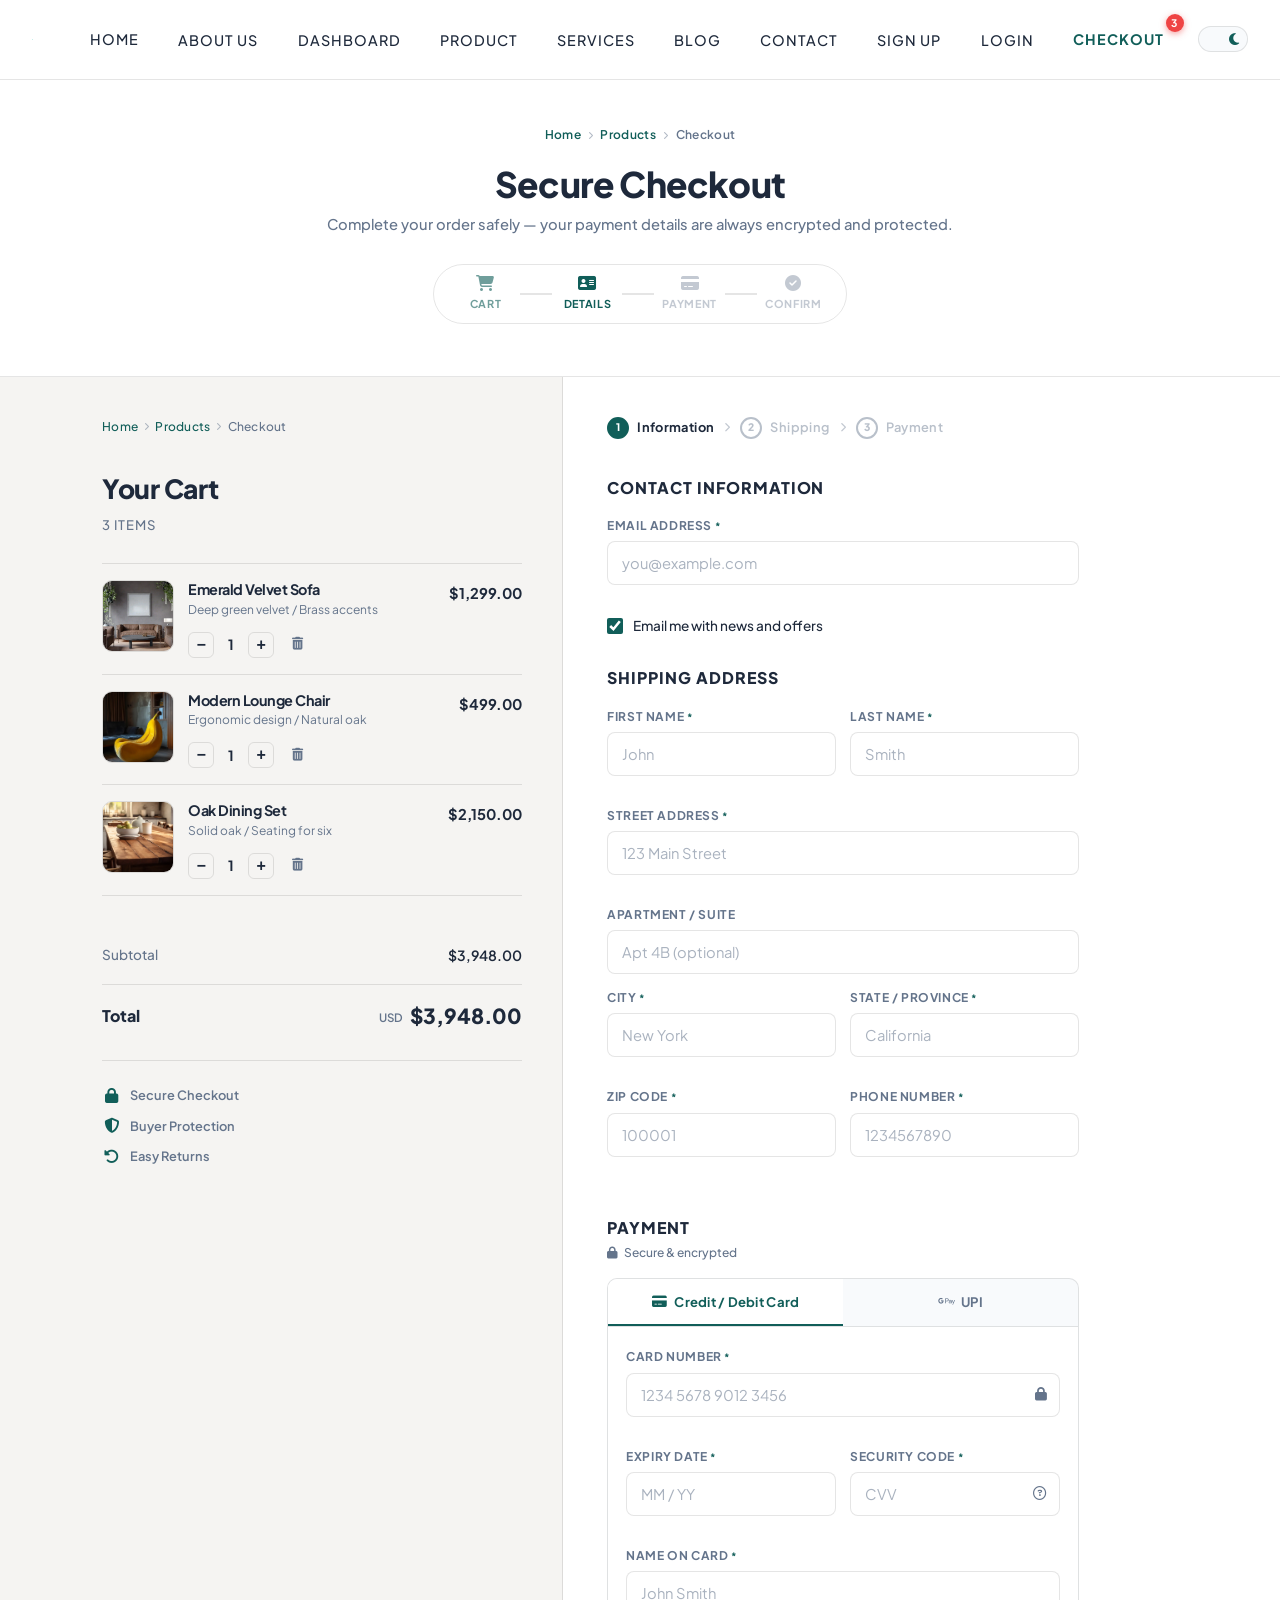
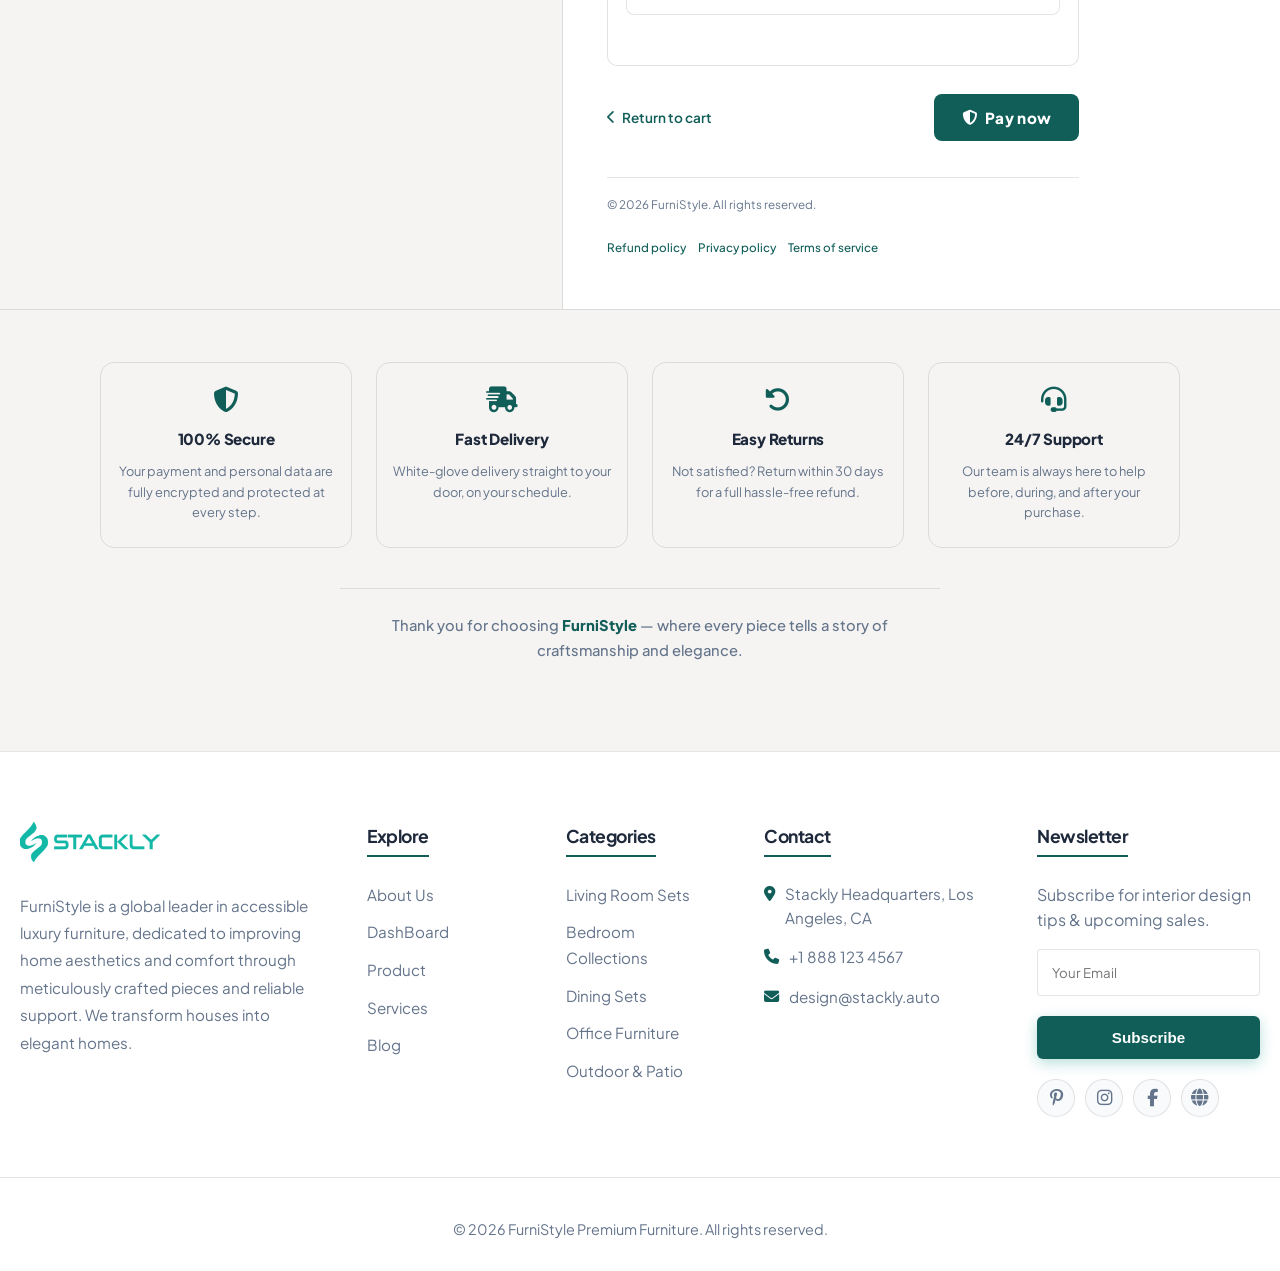
<file: pages/checkout.html>
<!doctype html>
<html lang="en">
  <head>
    <meta charset="UTF-8" />
    <meta name="viewport" content="width=device-width, initial-scale=1.0" />
    <title>FurniStyle | Secure Checkout</title>
    <link
      rel="icon"
      type="image/svg+xml"
      href="data:image/svg+xml,<svg xmlns='http://www.w3.org/2000/svg' viewBox='0 0 512 512'><path fill='%230d9488' d='M256 512A256 256 0 1 0 256 0a256 256 0 1 0 0 512zM369 209L241 337c-9.4 9.4-24.6 9.4-33.9 0l-64-64c-9.4-9.4-9.4-24.6 0-33.9s24.6-9.4 33.9 0l47 47L335 175c9.4-9.4 24.6-9.4 33.9 0s9.4 24.6 0 33.9z'/></svg>"
    />
    <link rel="preconnect" href="https://fonts.googleapis.com" />
    <link rel="stylesheet" href="../css/style.css" />
    <link rel="stylesheet" href="../css/checkout.css" />
    <link rel="preconnect" href="https://fonts.gstatic.com" crossorigin />
    <link
      href="https://fonts.googleapis.com/css2?family=Plus+Jakarta+Sans:wght@300;400;500;600;700;800&display=swap"
      rel="stylesheet"
    />
    <link
      rel="stylesheet"
      href="https://cdnjs.cloudflare.com/ajax/libs/font-awesome/6.4.0/css/all.min.css"
    />
  </head>

  <body>
    <script>
      if (localStorage.getItem("furniture-theme") !== "dark") {
        document.body.classList.add("light-theme");
        localStorage.setItem("furniture-theme", "light");
      }
    </script>

    <div id="page-loader">
      <div class="loader-content">
        <img
          src="../assets/Header/logo.webp"
          alt="FurniStyle Logo"
          class="loader-img"
          onerror="
            this.src =
              'data:image/svg+xml,<svg xmlns=\'http://www.w3.org/2000/svg\' viewBox=\'0 0 200 50\'><text y=\'35\' font-family=\'sans-serif\' font-weight=\'bold\' font-size=\'30\' fill=\'%230d9488\'>FurniStyle</text></svg>'
          "
        />
        <p>Processing Request...</p>
      </div>
    </div>

    <button id="scrollToTopBtn" aria-label="Scroll to top">
      <i class="fa-solid fa-arrow-up"></i>
    </button>

    <header class="headerWrap" id="main-header">
      <div class="imgWrap">
        <a href="../index.html">
          <img
            src="../assets/Header/logo.webp"
            alt="FurniStyle Logo"
            class="site-logo"
            onerror="
              this.src =
                'data:image/svg+xml,<svg xmlns=\'http://www.w3.org/2000/svg\' viewBox=\'0 0 200 50\'><text y=\'35\' font-family=\'sans-serif\' font-weight=\'bold\' font-size=\'30\' fill=\'%230d9488\'>FurniStyle</text></svg>'
            "
          />
        </a>
      </div>
      <div class="hamburger" id="hamburger-btn">
        <i class="fa-solid fa-bars"></i>
      </div>
      <nav class="linksWrap" id="nav-links">
        <div class="topCloseBtn" id="close-btn">
          <i class="fa-solid fa-times"></i>
        </div>
        <ul>
          <li class="dropdown" id="home-dropdown">
            <div class="dropdownHeader">
              <a
                href="javascript:void(0)"
                class="homePageLink"
                id="home-nav-link"
                >Home</a
              >
              <button
                class="dropdownToggle"
                aria-label="Toggle dropdown"
                id="dropdown-toggle-btn"
              >
                <i class="fa-solid fa-chevron-down"></i>
              </button>
            </div>
            <ul class="dropdownMenu" id="dropdown-menu">
              <li><a href="../index.html">Home 1</a></li>
              <li><a href="./home2.html">Home 2</a></li>
            </ul>
          </li>
          <li><a href="./about.html">About Us</a></li>
          <li><a href="./dashboard.html">DashBoard</a></li>
          <li><a href="./product.html">Product</a></li>
          <li><a href="./services.html">Services</a></li>
          <li><a href="./blog.html">Blog</a></li>
          <li><a href="./contact.html">Contact</a></li>
          <li><a href="./signup.html">Sign Up</a></li>
          <li><a href="./login.html">Login</a></li>
          <li>
            <a
              href="./checkout.html"
              aria-label="Checkout"
              class="cart-nav-icon checkout-text"
            >
              Checkout<sup id="cart-item-count">3</sup>
            </a>
          </li>
          <li class="theme-toggle-li">
            <button id="theme-toggle-btn" aria-label="Toggle Theme">
              <i class="fa-solid fa-moon" id="theme-icon"></i>
            </button>
          </li>
        </ul>
      </nav>
      <div class="menuOverlay" id="menu-overlay"></div>
    </header>

    <main class="checkout-main">
      <div class="checkout-hero">
        <div class="checkout-hero-inner">
          <nav class="co-hero-breadcrumb" aria-label="breadcrumb">
            <a href="../index.html">Home</a>
            <i class="fa-solid fa-chevron-right"></i>
            <a href="./product.html">Products</a>
            <i class="fa-solid fa-chevron-right"></i>
            <span>Checkout</span>
          </nav>
          <h1 class="co-hero-title">Secure Checkout</h1>
          <p class="co-hero-sub">
            Complete your order safely — your payment details are always
            encrypted and protected.
          </p>
          <div class="co-hero-steps">
            <div class="co-step co-step-done">
              <i class="fa-solid fa-cart-shopping"></i>
              <span>Cart</span>
            </div>
            <div class="co-step-line"></div>
            <div class="co-step co-step-active">
              <i class="fa-solid fa-address-card"></i>
              <span>Details</span>
            </div>
            <div class="co-step-line"></div>
            <div class="co-step">
              <i class="fa-solid fa-credit-card"></i>
              <span>Payment</span>
            </div>
            <div class="co-step-line"></div>
            <div class="co-step">
              <i class="fa-solid fa-circle-check"></i>
              <span>Confirm</span>
            </div>
          </div>
        </div>
      </div>

      <div class="checkout-split-layout">
        <div class="checkout-summary-panel">
          <div class="summary-inner">
            <nav class="checkout-breadcrumb" aria-label="breadcrumb">
              <a href="../index.html">Home</a>
              <i class="fa-solid fa-chevron-right"></i>
              <a href="./product.html">Products</a>
              <i class="fa-solid fa-chevron-right"></i>
              <span>Checkout</span>
            </nav>

            <h1 class="summary-title">Your Cart</h1>
            <p class="summary-subtitle">
              <span id="cart-count-display">3</span> items
            </p>

            <div class="summary-items" id="cart-items-container">
              <div class="summary-product" data-id="1" data-price="1299">
                <div class="sp-img">
                  <img
                    src="../assets/Product/1.webp"
                    alt="Emerald Velvet Sofa"
                    onerror="
                      this.src =
                        'data:image/svg+xml,<svg xmlns=\'http://www.w3.org/2000/svg\' viewBox=\'0 0 64 64\'><rect fill=\'%230d9488\' width=\'64\' height=\'64\' rx=\'8\'/></svg>'
                    "
                  />
                </div>
                <div class="sp-details">
                  <h3 class="sp-name">Emerald Velvet Sofa</h3>
                  <p class="sp-variant">Deep green velvet / Brass accents</p>
                  <div class="sp-qty-control">
                    <button
                      class="qty-btn qty-minus"
                      aria-label="Decrease quantity"
                    >
                      &#8722;
                    </button>
                    <span class="qty-value">1</span>
                    <button
                      class="qty-btn qty-plus"
                      aria-label="Increase quantity"
                    >
                      &#43;
                    </button>
                    <button class="sp-delete" aria-label="Remove item">
                      <i class="fa-solid fa-trash-can"></i>
                    </button>
                  </div>
                </div>
                <div class="sp-price-wrap">
                  <span class="sp-price">$1,299.00</span>
                </div>
              </div>

              <div class="summary-product" data-id="2" data-price="499">
                <div class="sp-img">
                  <img
                    src="../assets/Product/2.webp"
                    alt="Modern Lounge Chair"
                    onerror="
                      this.src =
                        'data:image/svg+xml,<svg xmlns=\'http://www.w3.org/2000/svg\' viewBox=\'0 0 64 64\'><rect fill=\'%230d9488\' width=\'64\' height=\'64\' rx=\'8\'/></svg>'
                    "
                  />
                </div>
                <div class="sp-details">
                  <h3 class="sp-name">Modern Lounge Chair</h3>
                  <p class="sp-variant">Ergonomic design / Natural oak</p>
                  <div class="sp-qty-control">
                    <button
                      class="qty-btn qty-minus"
                      aria-label="Decrease quantity"
                    >
                      &#8722;
                    </button>
                    <span class="qty-value">1</span>
                    <button
                      class="qty-btn qty-plus"
                      aria-label="Increase quantity"
                    >
                      &#43;
                    </button>
                    <button class="sp-delete" aria-label="Remove item">
                      <i class="fa-solid fa-trash-can"></i>
                    </button>
                  </div>
                </div>
                <div class="sp-price-wrap">
                  <span class="sp-price">$499.00</span>
                </div>
              </div>

              <div class="summary-product" data-id="3" data-price="2150">
                <div class="sp-img">
                  <img
                    src="../assets/Product/3.webp"
                    alt="Oak Dining Set"
                    onerror="
                      this.src =
                        'data:image/svg+xml,<svg xmlns=\'http://www.w3.org/2000/svg\' viewBox=\'0 0 64 64\'><rect fill=\'%230d9488\' width=\'64\' height=\'64\' rx=\'8\'/></svg>'
                    "
                  />
                </div>
                <div class="sp-details">
                  <h3 class="sp-name">Oak Dining Set</h3>
                  <p class="sp-variant">Solid oak / Seating for six</p>
                  <div class="sp-qty-control">
                    <button
                      class="qty-btn qty-minus"
                      aria-label="Decrease quantity"
                    >
                      &#8722;
                    </button>
                    <span class="qty-value">1</span>
                    <button
                      class="qty-btn qty-plus"
                      aria-label="Increase quantity"
                    >
                      &#43;
                    </button>
                    <button class="sp-delete" aria-label="Remove item">
                      <i class="fa-solid fa-trash-can"></i>
                    </button>
                  </div>
                </div>
                <div class="sp-price-wrap">
                  <span class="sp-price">$2,150.00</span>
                </div>
              </div>
            </div>
            <div
              class="empty-cart-msg"
              id="empty-cart-msg"
              style="display: none"
            >
              <i class="fa-solid fa-cart-shopping"></i>
              <p>
                Your cart is empty. <a href="./product.html">Browse products</a>
              </p>
            </div>

            <div class="summary-totals" id="summary-totals">
              <div class="st-row">
                <span class="st-label">Subtotal</span>
                <span class="st-value" id="cart-subtotal">$3,948.00</span>
              </div>
              <div class="st-row st-grand">
                <span class="st-label">Total</span>
                <span class="st-value grand-val" id="cart-total"
                  ><span class="st-currency">USD</span> $3,948.00</span
                >
              </div>
            </div>

            <div class="trust-badges">
              <div class="trust-badge">
                <i class="fa-solid fa-lock"></i><span>Secure Checkout</span>
              </div>
              <div class="trust-badge">
                <i class="fa-solid fa-shield-halved"></i
                ><span>Buyer Protection</span>
              </div>
              <div class="trust-badge">
                <i class="fa-solid fa-rotate-left"></i><span>Easy Returns</span>
              </div>
            </div>
          </div>
        </div>
        <div class="checkout-form-panel">
          <div class="form-inner">
            <div class="payment-steps">
              <div class="p-step active">
                <span class="ps-num">1</span
                ><span class="ps-label">Information</span>
              </div>
              <i class="fa-solid fa-chevron-right p-step-sep"></i>
              <div class="p-step">
                <span class="ps-num">2</span
                ><span class="ps-label">Shipping</span>
              </div>
              <i class="fa-solid fa-chevron-right p-step-sep"></i>
              <div class="p-step">
                <span class="ps-num">3</span
                ><span class="ps-label">Payment</span>
              </div>
            </div>

            <form id="checkout-form" novalidate autocomplete="on">
              <div class="form-section">
                <h2 class="fs-title">Contact Information</h2>
                <div class="fs-group">
                  <label class="fs-label" for="co-email"
                    >Email Address <span class="req-star">*</span></label
                  >
                  <input
                    type="email"
                    id="co-email"
                    name="email"
                    class="fs-input"
                    placeholder="you@example.com"
                    autocomplete="email"
                    required
                  />
                  <span class="field-error" id="err-email"></span>
                </div>
                <label class="fs-checkbox">
                  <input
                    type="checkbox"
                    id="co-newsletter"
                    name="newsletter"
                    checked
                  />
                  <span>Email me with news and offers</span>
                </label>
              </div>

              <div class="form-section">
                <h2 class="fs-title">Shipping Address</h2>

                <div class="fs-row">
                  <div class="fs-group">
                    <label class="fs-label" for="co-fname"
                      >First Name <span class="req-star">*</span></label
                    >
                    <input
                      type="text"
                      id="co-fname"
                      name="fname"
                      class="fs-input"
                      placeholder="John"
                      autocomplete="given-name"
                      pattern="[A-Za-z\s]+"
                      required
                    />
                    <span class="field-error" id="err-fname"></span>
                  </div>
                  <div class="fs-group">
                    <label class="fs-label" for="co-lname"
                      >Last Name <span class="req-star">*</span></label
                    >
                    <input
                      type="text"
                      id="co-lname"
                      name="lname"
                      class="fs-input"
                      placeholder="Smith"
                      autocomplete="family-name"
                      pattern="[A-Za-z\s]+"
                      required
                    />
                    <span class="field-error" id="err-lname"></span>
                  </div>
                </div>

                <div class="fs-group">
                  <label class="fs-label" for="co-address"
                    >Street Address <span class="req-star">*</span></label
                  >
                  <input
                    type="text"
                    id="co-address"
                    name="address"
                    class="fs-input"
                    placeholder="123 Main Street"
                    autocomplete="street-address"
                    required
                  />
                  <span class="field-error" id="err-address"></span>
                </div>

                <div class="fs-group">
                  <label class="fs-label" for="co-apt">Apartment / Suite</label>
                  <input
                    type="text"
                    id="co-apt"
                    name="apt"
                    class="fs-input"
                    placeholder="Apt 4B (optional)"
                    autocomplete="address-line2"
                  />
                </div>

                <div class="fs-row">
                  <div class="fs-group">
                    <label class="fs-label" for="co-city"
                      >City <span class="req-star">*</span></label
                    >
                    <input
                      type="text"
                      id="co-city"
                      name="city"
                      class="fs-input"
                      placeholder="New York"
                      autocomplete="address-level2"
                      required
                    />
                    <span class="field-error" id="err-city"></span>
                  </div>
                  <div class="fs-group">
                    <label class="fs-label" for="co-state"
                      >State / Province <span class="req-star">*</span></label
                    >
                    <input
                      type="text"
                      id="co-state"
                      name="state"
                      class="fs-input"
                      placeholder="California"
                      autocomplete="address-level1"
                      pattern="[A-Za-z\s]+"
                      required
                    />
                    <span class="field-error" id="err-state"></span>
                  </div>
                </div>

                <div class="fs-row">
                  <div class="fs-group">
                    <label class="fs-label" for="co-zip"
                      >ZIP Code <span class="req-star">*</span></label
                    >
                    <input
                      type="text"
                      id="co-zip"
                      name="zip"
                      class="fs-input"
                      placeholder="100001"
                      autocomplete="postal-code"
                      inputmode="numeric"
                      maxlength="6"
                      required
                    />
                    <span class="field-error" id="err-zip"></span>
                  </div>
                  <div class="fs-group">
                    <label class="fs-label" for="co-phone"
                      >Phone Number <span class="req-star">*</span></label
                    >
                    <input
                      type="tel"
                      id="co-phone"
                      name="phone"
                      class="fs-input"
                      placeholder="1234567890"
                      autocomplete="tel"
                      inputmode="numeric"
                      maxlength="10"
                      required
                    />
                    <span class="field-error" id="err-phone"></span>
                  </div>
                </div>
              </div>

              <div class="form-section">
                <h2 class="fs-title">
                  Payment
                  <span class="fs-subtitle"
                    ><i class="fa-solid fa-lock"></i> Secure &amp;
                    encrypted</span
                  >
                </h2>

                <div class="payment-tabs-container">
                  <div class="unified-tabs" role="tablist">
                    <button
                      type="button"
                      class="u-tab active"
                      data-target="panel-card"
                      role="tab"
                    >
                      <i class="fa-solid fa-credit-card"></i> Credit / Debit
                      Card
                    </button>
                    <button
                      type="button"
                      class="u-tab"
                      data-target="panel-upi"
                      role="tab"
                    >
                      <i class="fa-brands fa-google-pay"></i> UPI
                    </button>
                  </div>

                  <div class="unified-panels">
                    <div class="u-panel active" id="panel-card" role="tabpanel">
                      <div class="fs-group">
                        <label class="fs-label" for="card-number"
                          >Card Number <span class="req-star">*</span></label
                        >
                        <div class="input-icon-right">
                          <input
                            type="text"
                            id="card-number"
                            name="card-number"
                            class="fs-input"
                            placeholder="1234 5678 9012 3456"
                            maxlength="19"
                            inputmode="numeric"
                            autocomplete="cc-number"
                          />
                          <i class="fa-solid fa-lock"></i>
                        </div>
                        <span class="field-error" id="err-card-number"></span>
                      </div>
                      <div class="fs-row">
                        <div class="fs-group">
                          <label class="fs-label" for="card-expiry"
                            >Expiry Date <span class="req-star">*</span></label
                          >
                          <input
                            type="text"
                            id="card-expiry"
                            name="card-expiry"
                            class="fs-input"
                            placeholder="MM / YY"
                            maxlength="7"
                            inputmode="numeric"
                            autocomplete="cc-exp"
                          />
                          <span class="field-error" id="err-card-expiry"></span>
                        </div>
                        <div class="fs-group">
                          <label class="fs-label" for="card-cvv"
                            >Security Code
                            <span class="req-star">*</span></label
                          >
                          <div class="input-icon-right">
                            <input
                              type="password"
                              id="card-cvv"
                              name="card-cvv"
                              class="fs-input"
                              placeholder="CVV"
                              maxlength="4"
                              inputmode="numeric"
                              autocomplete="cc-csc"
                            />
                            <i class="fa-regular fa-circle-question"></i>
                          </div>
                          <span class="field-error" id="err-card-cvv"></span>
                        </div>
                      </div>
                      <div class="fs-group">
                        <label class="fs-label" for="card-name"
                          >Name on Card <span class="req-star">*</span></label
                        >
                        <input
                          type="text"
                          id="card-name"
                          name="card-name"
                          class="fs-input"
                          placeholder="John Smith"
                          autocomplete="cc-name"
                          pattern="[A-Za-z\s]+"
                        />
                        <span class="field-error" id="err-card-name"></span>
                      </div>
                    </div>

                    <div class="u-panel" id="panel-upi" role="tabpanel">
                      <div class="upi-logos">
                        <i class="fa-brands fa-google-pay"></i>
                        <i class="fa-brands fa-amazon-pay"></i>
                        <span class="upi-label">UPI</span>
                      </div>
                      <div class="fs-group">
                        <label class="fs-label" for="upi-id"
                          >UPI ID <span class="req-star">*</span></label
                        >
                        <input
                          type="text"
                          id="upi-id"
                          name="upi-id"
                          class="fs-input"
                          placeholder="yourname@bank"
                        />
                        <span class="field-error" id="err-upi-id"></span>
                      </div>
                    </div>
                  </div>
                </div>
              </div>

              <div class="checkout-actions">
                <a href="./product.html" class="return-link">
                  <i class="fa-solid fa-chevron-left"></i> Return to cart
                </a>
                <button type="submit" class="btn-pay-now" id="pay-now-btn">
                  <i class="fa-solid fa-shield-halved"></i> Pay now
                </button>
              </div>
            </form>

            <div class="checkout-footer-simple">
              <p>&copy; 2026 FurniStyle. All rights reserved.</p>
              <div class="cfs-links">
                <a href="./error.html">Refund policy</a>
                <a href="./error.html">Privacy policy</a>
                <a href="./error.html">Terms of service</a>
              </div>
            </div>
          </div>
        </div>
      </div>

      <div class="checkout-closer">
        <div class="checkout-closer-inner">
          <div class="closer-pillar">
            <i class="fa-solid fa-shield-halved"></i>
            <h3>100% Secure</h3>
            <p>
              Your payment and personal data are fully encrypted and protected
              at every step.
            </p>
          </div>
          <div class="closer-pillar">
            <i class="fa-solid fa-truck-fast"></i>
            <h3>Fast Delivery</h3>
            <p>White-glove delivery straight to your door, on your schedule.</p>
          </div>
          <div class="closer-pillar">
            <i class="fa-solid fa-rotate-left"></i>
            <h3>Easy Returns</h3>
            <p>
              Not satisfied? Return within 30 days for a full hassle-free
              refund.
            </p>
          </div>
          <div class="closer-pillar">
            <i class="fa-solid fa-headset"></i>
            <h3>24/7 Support</h3>
            <p>
              Our team is always here to help before, during, and after your
              purchase.
            </p>
          </div>
        </div>
        <p class="closer-tagline">
          Thank you for choosing <strong>FurniStyle</strong> — where every piece
          tells a story of craftsmanship and elegance.
        </p>
      </div>
    </main>

    <footer>
      <div class="footerWrap container">
        <div class="box">
          <div class="logoContainer">
            <div class="logo">
              <img
                src="../assets/Header/logo.webp"
                alt="FurniStyle Logo"
                class="footer-logo site-logo"
                onerror="
                  this.src =
                    'data:image/svg+xml,<svg xmlns=\'http://www.w3.org/2000/svg\' viewBox=\'0 0 200 50\'><text y=\'35\' font-family=\'sans-serif\' font-weight=\'bold\' font-size=\'30\' fill=\'%230d9488\'>FurniStyle</text></svg>'
                "
              />
            </div>
          </div>
          <p class="footer-desc">
            FurniStyle is a global leader in accessible luxury furniture,
            dedicated to improving home aesthetics and comfort through
            meticulously crafted pieces and reliable support. We transform
            houses into elegant homes.
          </p>
        </div>
        <div class="box">
          <h4>Explore</h4>
          <ul class="footer-links">
            <li><a href="./about.html">About Us</a></li>
            <li><a href="./dashboard.html">DashBoard</a></li>
            <li><a href="./product.html">Product</a></li>
            <li><a href="./services.html">Services</a></li>
            <li><a href="./blog.html">Blog</a></li>
          </ul>
        </div>
        <div class="box">
          <h4>Categories</h4>
          <ul class="footer-links">
            <li><a href="./error.html">Living Room Sets</a></li>
            <li><a href="./error.html">Bedroom Collections</a></li>
            <li><a href="./error.html">Dining Sets</a></li>
            <li><a href="./error.html">Office Furniture</a></li>
            <li><a href="./error.html">Outdoor &amp; Patio</a></li>
          </ul>
        </div>
        <div class="box">
          <h4>Contact</h4>
          <ul class="contactInfo">
            <li>
              <i class="fa-solid fa-location-dot"></i
              ><span> Stackly Headquarters, Los Angeles, CA</span>
            </li>
            <li><i class="fa-solid fa-phone"></i> +1 888 123 4567</li>
            <li><i class="fa-solid fa-envelope"></i> design@stackly.auto</li>
          </ul>
        </div>
        <div class="box">
          <h4>Newsletter</h4>
          <p>Subscribe for interior design tips &amp; upcoming sales.</p>
          <form id="footer-newsletter-form" class="subscribe-form" novalidate>
            <input
              type="email"
              id="newsletter-email"
              name="email"
              placeholder="Your Email"
              autocomplete="email"
            />
            <span
              id="newsletter-error"
              style="
                color: var(--error-color);
                font-size: 0.8rem;
                display: block;
                margin-top: -5px;
                min-height: 15px;
              "
            ></span>
            <button type="submit" class="btn btn-primary full-width">
              Subscribe
            </button>
          </form>
          <div class="media">
            <a href="./error.html" class="socialLink" aria-label="Pinterest"
              ><i class="fa-brands fa-pinterest-p"></i
            ></a>
            <a href="./error.html" class="socialLink" aria-label="Instagram"
              ><i class="fa-brands fa-instagram"></i
            ></a>
            <a href="./error.html" class="socialLink" aria-label="Facebook"
              ><i class="fa-brands fa-facebook-f"></i
            ></a>
            <a href="./error.html" class="socialLink" aria-label="Website"
              ><i class="fa-solid fa-globe"></i
            ></a>
          </div>
        </div>
      </div>
      <div class="footer-bottom container">
        <p>&copy; 2026 FurniStyle Premium Furniture. All rights reserved.</p>
      </div>
    </footer>

    <script>
      // ─── Page Loader ───
      window.addEventListener("load", () => {
        const loader = document.getElementById("page-loader");
        loader.style.opacity = "0";
        setTimeout(() => {
          loader.style.display = "none";
        }, 300);
      });

      document.querySelectorAll("a").forEach((link) => {
        link.addEventListener("click", function (e) {
          const href = this.getAttribute("href");
          if (
            href &&
            href !== "#" &&
            !href.startsWith("javascript") &&
            !this.classList.contains("cart-nav-icon")
          ) {
            e.preventDefault();
            const loader = document.getElementById("page-loader");
            loader.style.display = "flex";
            setTimeout(() => {
              loader.style.opacity = "1";
            }, 10);
            setTimeout(() => {
              window.location.href = href;
            }, 400);
          }
        });
      });

      // ─── Hamburger Menu ───
      const hamburgerBtn = document.getElementById("hamburger-btn");
      const closeBtn = document.getElementById("close-btn");
      const navLinks = document.getElementById("nav-links");
      const menuOverlay = document.getElementById("menu-overlay");
      const dropdownToggleBtn = document.getElementById("dropdown-toggle-btn");
      const homeNavLink = document.getElementById("home-nav-link");
      const dropdownMenu = document.getElementById("dropdown-menu");
      const body = document.body;

      function openMenu() {
        navLinks.classList.add("showMenu");
        menuOverlay.style.display = "block";
        body.classList.add("menu-open");
      }
      function closeMenu() {
        navLinks.classList.remove("showMenu");
        menuOverlay.style.display = "none";
        body.classList.remove("menu-open");
        dropdownMenu.classList.remove("showDropdown");
      }
      hamburgerBtn.addEventListener("click", (e) => {
        e.stopPropagation();
        openMenu();
      });
      closeBtn.addEventListener("click", closeMenu);
      menuOverlay.addEventListener("click", closeMenu);
      document.addEventListener("click", (e) => {
        if (
          body.classList.contains("menu-open") &&
          !navLinks.contains(e.target) &&
          !hamburgerBtn.contains(e.target)
        )
          closeMenu();
      });
      dropdownToggleBtn.addEventListener("click", (e) => {
        e.preventDefault();
        e.stopPropagation();
        dropdownMenu.classList.toggle("showDropdown");
      });
      homeNavLink.addEventListener("click", (e) => {
        if (window.innerWidth <= 768) {
          e.preventDefault();
          e.stopPropagation();
          dropdownMenu.classList.toggle("showDropdown");
        }
      });

      // ─── Theme Toggle ───
      const themeToggleBtn = document.getElementById("theme-toggle-btn");
      const themeIcon = document.getElementById("theme-icon");

      function updateThemeIcon() {
        if (document.body.classList.contains("light-theme")) {
          themeIcon.classList.remove("fa-sun");
          themeIcon.classList.add("fa-moon");
        } else {
          themeIcon.classList.remove("fa-moon");
          themeIcon.classList.add("fa-sun");
        }
      }
      updateThemeIcon();
      themeToggleBtn.addEventListener("click", () => {
        document.body.classList.toggle("light-theme");
        localStorage.setItem(
          "furniture-theme",
          document.body.classList.contains("light-theme") ? "light" : "dark",
        );
        updateThemeIcon();
      });

      // ─── Sticky Header & Scroll To Top ───
      const header = document.getElementById("main-header");
      const scrollBtn = document.getElementById("scrollToTopBtn");
      window.addEventListener("scroll", () => {
        header.classList.toggle("sticky", window.scrollY > 50);
        scrollBtn.classList.toggle("visible", window.scrollY > 500);
      });
      scrollBtn.addEventListener("click", () =>
        window.scrollTo({ top: 0, behavior: "smooth" }),
      );

      // ─── Cart Logic (Quantity + Delete + Total) ───
      function formatPrice(n) {
        return "$" + n.toFixed(2).replace(/\B(?=(\d{3})+(?!\d))/g, ",");
      }

      function recalcCart() {
        const rows = document.querySelectorAll(".summary-product");
        let subtotal = 0;
        let count = 0;

        rows.forEach((row) => {
          const price = parseFloat(row.dataset.price);
          const qty = parseInt(row.querySelector(".qty-value").textContent);
          const lineTotal = price * qty;
          subtotal += lineTotal;
          count += qty;
          row.querySelector(".sp-price").textContent = formatPrice(lineTotal);
        });

        // Update header badge
        document.getElementById("cart-item-count").textContent = rows.length;
        document.getElementById("cart-count-display").textContent =
          rows.length + " item" + (rows.length !== 1 ? "s" : "");

        // Update totals
        document.getElementById("cart-subtotal").textContent =
          formatPrice(subtotal);
        document.getElementById("cart-total").innerHTML =
          '<span class="st-currency">USD</span> ' + formatPrice(subtotal);

        // Show empty state if no items
        const emptyMsg = document.getElementById("empty-cart-msg");
        const totals = document.getElementById("summary-totals");
        if (rows.length === 0) {
          emptyMsg.style.display = "flex";
          totals.style.display = "none";
          document.getElementById("pay-now-btn").disabled = true;
        } else {
          emptyMsg.style.display = "none";
          totals.style.display = "flex";
          document.getElementById("pay-now-btn").disabled = false;
        }
      }

      // Delegate qty & delete events on container
      document
        .getElementById("cart-items-container")
        .addEventListener("click", function (e) {
          const row = e.target.closest(".summary-product");
          if (!row) return;

          const qtyEl = row.querySelector(".qty-value");
          let qty = parseInt(qtyEl.textContent);

          if (e.target.closest(".qty-plus")) {
            qty++;
            qtyEl.textContent = qty;
            recalcCart();
          } else if (e.target.closest(".qty-minus")) {
            if (qty > 1) {
              qty--;
              qtyEl.textContent = qty;
              recalcCart();
            }
          } else if (e.target.closest(".sp-delete")) {
            row.style.animation = "rowOut 0.25s ease forwards";
            setTimeout(() => {
              row.remove();
              recalcCart();
            }, 240);
          }
        });

      // ─── Payment Tabs ───
      const uTabs = document.querySelectorAll(".u-tab");
      const uPanels = document.querySelectorAll(".u-panel");
      uTabs.forEach((tab) => {
        tab.addEventListener("click", () => {
          uTabs.forEach((t) => t.classList.remove("active"));
          uPanels.forEach((p) => p.classList.remove("active"));
          tab.classList.add("active");
          document
            .getElementById(tab.getAttribute("data-target"))
            .classList.add("active");
        });
      });

      // ─── Card Auto-Format ───
      document.getElementById("card-number").addEventListener("input", (e) => {
        let val = e.target.value.replace(/\D/g, "").slice(0, 16);
        e.target.value = val.replace(/(.{4})/g, "$1 ").trim();
      });
      document.getElementById("card-expiry").addEventListener("input", (e) => {
        let val = e.target.value.replace(/\D/g, "").slice(0, 4);
        if (val.length >= 3) val = val.slice(0, 2) + " / " + val.slice(2);
        e.target.value = val;
      });

      // ─── Restrict fields to letters/spaces in real-time ───
      ["co-fname", "co-lname", "co-state", "co-city", "card-name"].forEach(
        (id) => {
          const el = document.getElementById(id);
          if (el)
            el.addEventListener("input", () => {
              el.value = el.value.replace(/[^a-zA-Z\s]/g, "");
            });
        },
      );

      // ─── Strict Filter & Length Limiter for Numeric Fields ───
      const coPhone = document.getElementById("co-phone");
      if (coPhone) {
        coPhone.addEventListener("input", function () {
          this.value = this.value.replace(/\D/g, "").slice(0, 10);
        });
      }

      const coZip = document.getElementById("co-zip");
      if (coZip) {
        coZip.addEventListener("input", function () {
          this.value = this.value.replace(/\D/g, "").slice(0, 6);
        });
      }

      const cardCvv = document.getElementById("card-cvv");
      if (cardCvv) {
        cardCvv.addEventListener("input", function () {
          this.value = this.value.replace(/\D/g, "").slice(0, 4);
        });
      }

      const upiId = document.getElementById("upi-id");
      if (upiId) {
        upiId.addEventListener("input", function () {
          this.value = this.value.replace(/\s/g, ""); // Block spaces in UPI
        });
      }

      // ─── Validation helpers ───
      function setError(id, msg) {
        const errEl = document.getElementById(id);
        if (!errEl) return;
        errEl.textContent = msg;
        const inp = errEl.closest(".fs-group")?.querySelector(".fs-input");
        if (inp) inp.classList.add("input-error");
      }
      function clearErrors() {
        document
          .querySelectorAll(".field-error")
          .forEach((e) => (e.textContent = ""));
        document
          .querySelectorAll(".input-error")
          .forEach((e) => e.classList.remove("input-error"));
      }

      const isLetters = (str) => /^[a-zA-Z\s]+$/.test(str.trim());
      const isEmail = (str) => /^[^\s@]+@[^\s@]+\.[^\s@]+$/.test(str.trim());
      const isZip = (str) => /^\d{6}$/.test(str.trim());
      const isPhone = (str) => /^\d{10}$/.test(str.trim());
      const isCVV = (str) => /^\d{3,4}$/.test(str.trim());
      const isUpi = (str) =>
        /^[a-zA-Z0-9.\-_]{2,256}@[a-zA-Z]{2,64}$/.test(str.trim());

      // ─── Form Submit ───
      document
        .getElementById("checkout-form")
        .addEventListener("submit", function (e) {
          e.preventDefault();
          clearErrors();
          let ok = true;

          // Cart must have items
          if (document.querySelectorAll(".summary-product").length === 0) {
            alert(
              "Your cart is empty. Please add products before checking out.",
            );
            return;
          }

          const v = (id, check, errId, msg) => {
            const el = document.getElementById(id);
            if (!el) return;
            if (!check(el.value)) {
              setError(errId, msg);
              ok = false;
            }
          };

          v(
            "co-email",
            (s) => s.trim() && isEmail(s),
            "err-email",
            "Enter a valid email address.",
          );
          v(
            "co-fname",
            (s) => s.trim() && isLetters(s),
            "err-fname",
            "First name — letters only.",
          );
          v(
            "co-lname",
            (s) => s.trim() && isLetters(s),
            "err-lname",
            "Last name — letters only.",
          );
          v(
            "co-address",
            (s) => s.trim().length >= 5,
            "err-address",
            "Enter a valid street address.",
          );
          v(
            "co-city",
            (s) => s.trim() && isLetters(s),
            "err-city",
            "City — letters only.",
          );
          v(
            "co-state",
            (s) => s.trim() && isLetters(s),
            "err-state",
            "State — letters only.",
          );
          v("co-zip", (s) => isZip(s), "err-zip", "Enter exactly 6 digits.");
          v(
            "co-phone",
            (s) => isPhone(s),
            "err-phone",
            "Enter exactly 10 digits.",
          );

          const activeTab = document.querySelector(".u-tab.active");
          const gw = activeTab
            ? activeTab.getAttribute("data-target")
            : "panel-card";

          if (gw === "panel-card") {
            const digits = document
              .getElementById("card-number")
              .value.replace(/\s/g, "");
            if (!digits || !/^\d{13,16}$/.test(digits)) {
              setError(
                "err-card-number",
                "Enter a valid 13–16 digit card number.",
              );
              ok = false;
            }
            if (
              !/^(0[1-9]|1[0-2])\s*\/\s*\d{2}$/.test(
                document.getElementById("card-expiry").value.trim(),
              )
            ) {
              setError("err-card-expiry", "Use format MM / YY.");
              ok = false;
            }
            if (!isCVV(document.getElementById("card-cvv").value.trim())) {
              setError("err-card-cvv", "CVV must be 3 or 4 digits.");
              ok = false;
            }
            const cn = document.getElementById("card-name");
            if (!cn.value.trim() || !isLetters(cn.value)) {
              setError("err-card-name", "Name on card — letters only.");
              ok = false;
            }
          } else {
            const upi = document.getElementById("upi-id");
            if (!isUpi(upi.value.trim())) {
              setError("err-upi-id", "Enter a valid UPI ID (e.g. name@bank).");
              ok = false;
            }
          }

          if (!ok) {
            const firstErr = document.querySelector(".field-error:not(:empty)");
            if (firstErr)
              firstErr.scrollIntoView({ behavior: "smooth", block: "center" });
            return;
          }

          const btn = document.getElementById("pay-now-btn");
          const loader = document.getElementById("page-loader");
          btn.disabled = true;
          btn.innerHTML =
            '<i class="fa-solid fa-spinner fa-spin"></i> Processing...';
          loader.style.display = "flex";
          setTimeout(() => {
            loader.style.opacity = "1";
          }, 10);
          setTimeout(() => {
            window.location.href = "./error.html";
          }, 1200);
        });

      // ─── Footer Newsletter ───
      document
        .getElementById("footer-newsletter-form")
        .addEventListener("submit", (e) => {
          e.preventDefault();
          const em = document.getElementById("newsletter-email");
          const err = document.getElementById("newsletter-error");
          err.innerText = "";
          em.style.borderColor = "";
          if (!em.value.trim()) {
            err.innerText = "Email is required";
            em.style.borderColor = "var(--error-color)";
          } else if (!isEmail(em.value)) {
            err.innerText = "Please enter a valid email address";
            em.style.borderColor = "var(--error-color)";
          } else {
            const loader = document.getElementById("page-loader");
            loader.style.display = "flex";
            setTimeout(() => {
              loader.style.opacity = "1";
            }, 10);
            setTimeout(() => {
              window.location.href = "./error.html";
            }, 400);
          }
        });
    </script>
  </body>
</html>
</file>
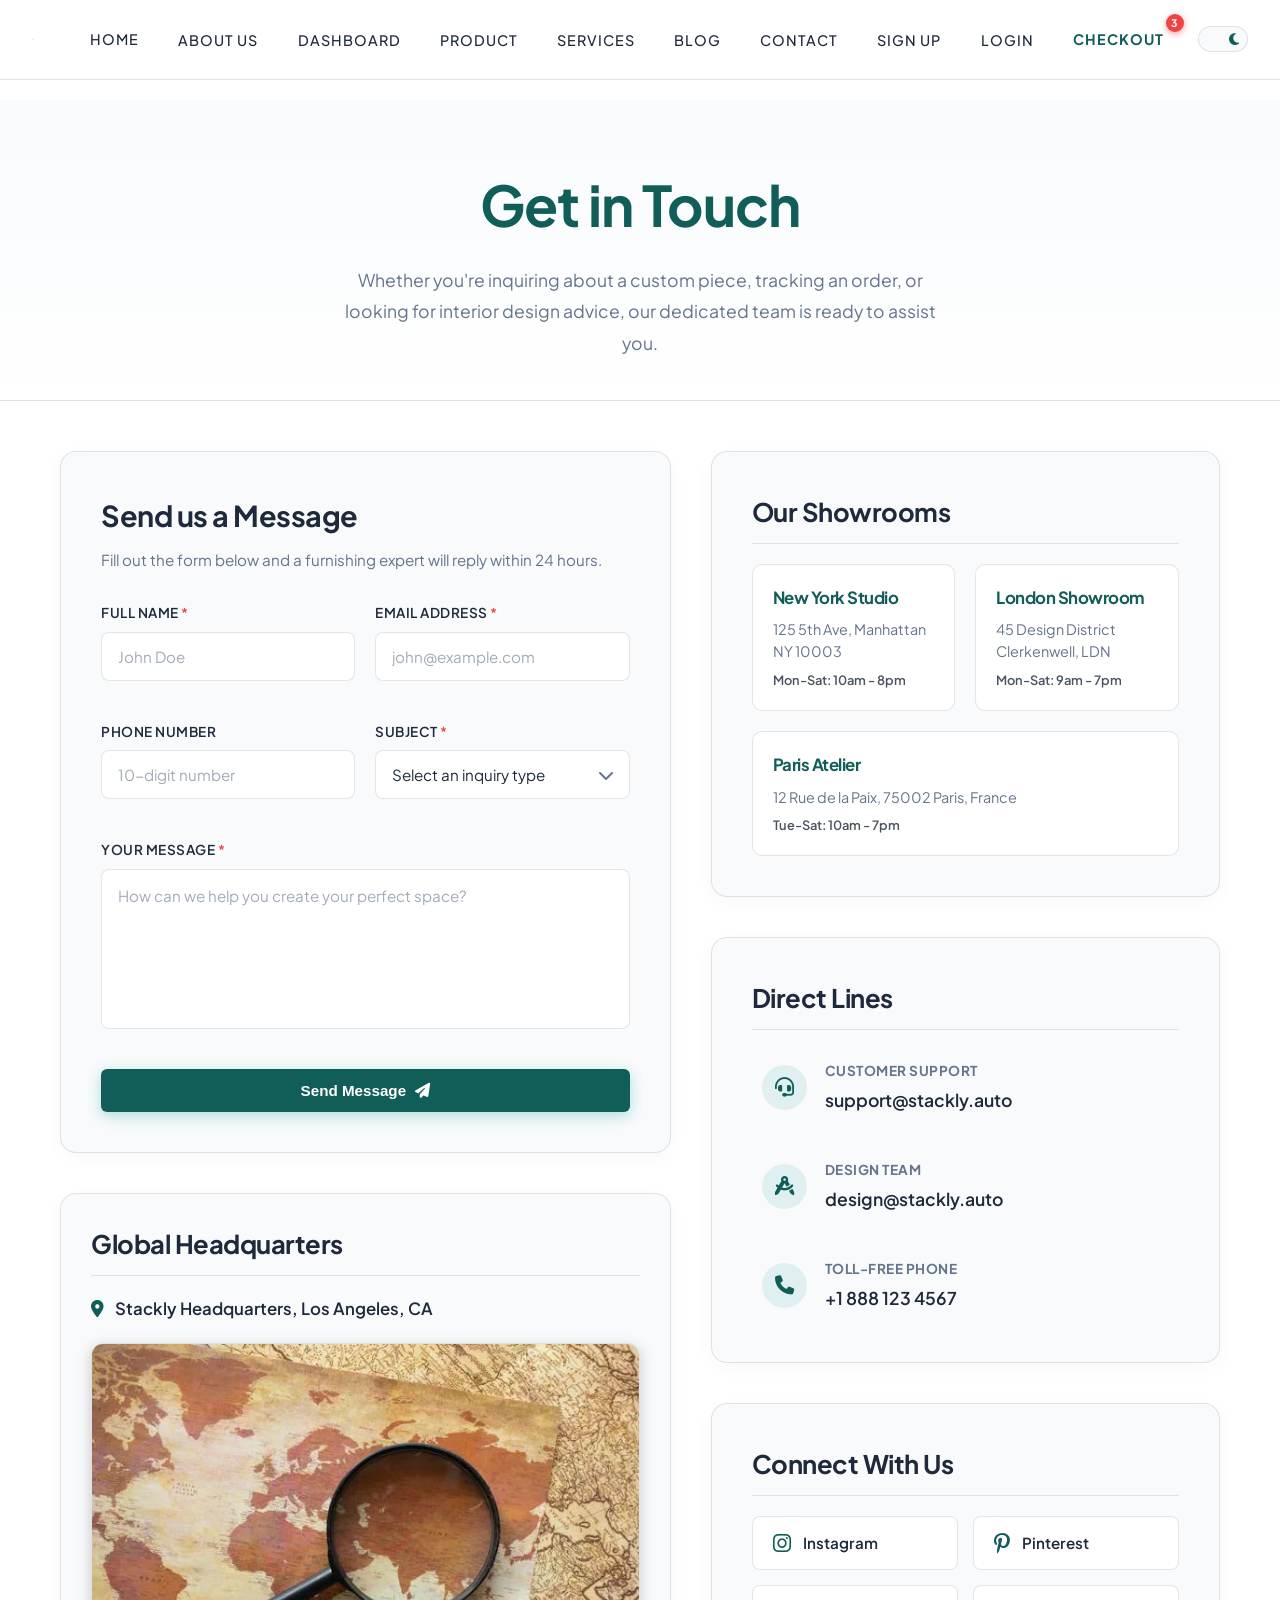
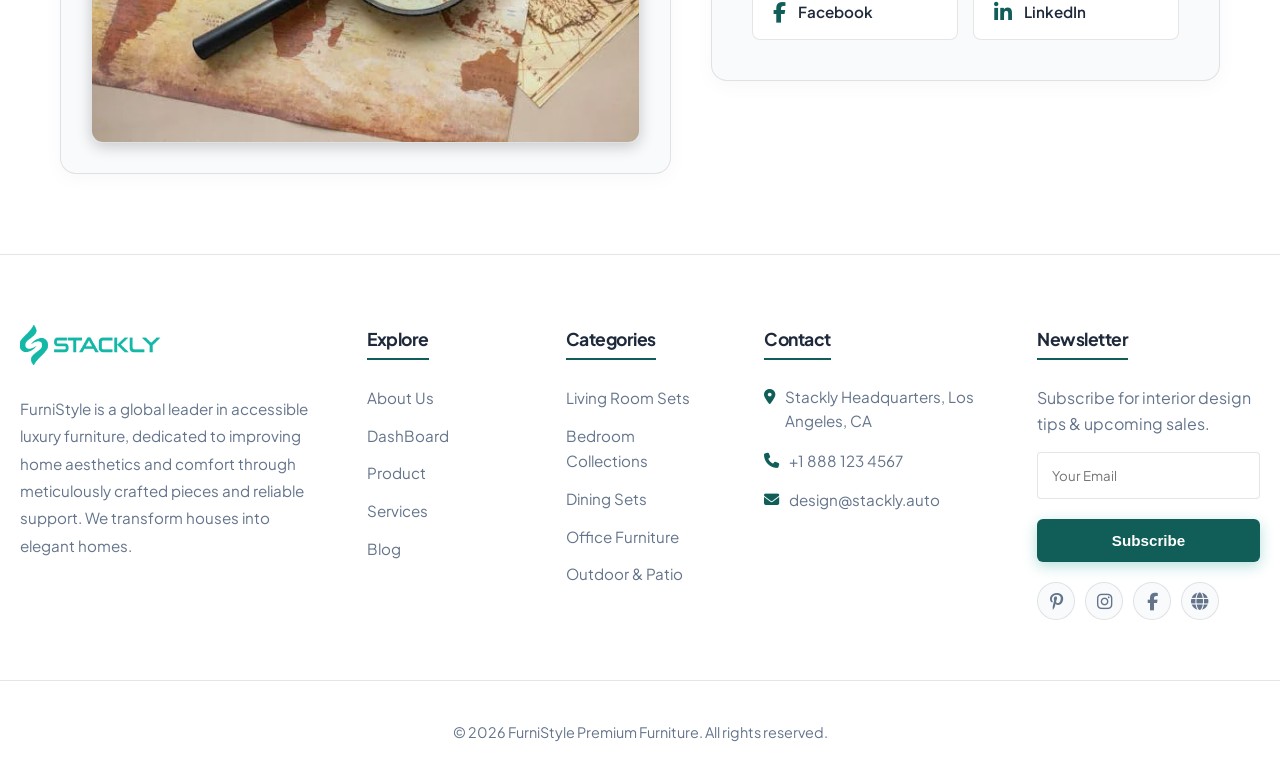
<file: pages/contact.html>
<!DOCTYPE html>
<html lang="en">

<head>
    <meta charset="UTF-8">
    <meta name="viewport" content="width=device-width, initial-scale=1.0">
    <title>Contact Us | FurniStyle</title>
    <link rel="icon" type="image/svg+xml"
        href="data:image/svg+xml,<svg xmlns='http://www.w3.org/2000/svg' viewBox='0 0 512 512'><path fill='%230d9488' d='M256 512A256 256 0 1 0 256 0a256 256 0 1 0 0 512zM369 209L241 337c-9.4 9.4-24.6 9.4-33.9 0l-64-64c-9.4-9.4-9.4-24.6 0-33.9s24.6-9.4 33.9 0l47 47L335 175c9.4-9.4 24.6-9.4 33.9 0s9.4 24.6 0 33.9z'/></svg>">
    <link rel="preconnect" href="https://fonts.googleapis.com">
    <link rel="stylesheet" href="../css/style.css">
    <link rel="stylesheet" href="../css/contact.css">
    <link rel="preconnect" href="https://fonts.gstatic.com" crossorigin>
    <link href="https://fonts.googleapis.com/css2?family=Plus+Jakarta+Sans:wght@300;400;500;600;700&display=swap"
        rel="stylesheet">
    <link rel="stylesheet" href="https://cdnjs.cloudflare.com/ajax/libs/font-awesome/6.4.0/css/all.min.css">
</head>

<body>
    <script>
        if (localStorage.getItem('furniture-theme') === 'light') {
            document.body.classList.add('light-theme');
        }
    </script>

    <div id="page-loader">
        <div class="loader-content">
            <img src="../assets/Header/logo.webp" alt="FurniStyle Logo" class="loader-img"
                onerror="this.src='data:image/svg+xml,<svg xmlns=\'http://www.w3.org/2000/svg\' viewBox=\'0 0 200 50\'><text y=\'35\' font-family=\'sans-serif\' font-weight=\'bold\' font-size=\'30\' fill=\'%230d9488\'>FurniStyle</text></svg>'">
            <p>Connecting...</p>
        </div>
    </div>

    <div id="contact-toast" class="toast">
        <div class="toast-icon"><i class="fa-solid fa-check"></i></div>
        <div class="toast-text">Message sent successfully! Redirecting...</div>
    </div>

    <button id="scrollToTopBtn" aria-label="Scroll to top">
        <i class="fa-solid fa-arrow-up"></i>
    </button>

    <header class="headerWrap" id="main-header">
        <div class="imgWrap">
            <a href="../index.html">
                <img src="../assets/Header/logo.webp" alt="FurniStyle Logo" class="site-logo"
                    onerror="this.src='data:image/svg+xml,<svg xmlns=\'http://www.w3.org/2000/svg\' viewBox=\'0 0 200 50\'><text y=\'35\' font-family=\'sans-serif\' font-weight=\'bold\' font-size=\'30\' fill=\'%230d9488\'>FurniStyle</text></svg>'">
            </a>
        </div>

        <div class="hamburger" id="hamburger-btn">
            <i class="fa-solid fa-bars"></i>
        </div>

        <nav class="linksWrap" id="nav-links">
            <div class="topCloseBtn" id="close-btn">
                <i class="fa-solid fa-times"></i>
            </div>
            <ul>
                <li class="dropdown" id="home-dropdown">
                    <div class="dropdownHeader">
                        <a href="javascript:void(0)" class="homePageLink" id="home-nav-link">Home</a>
                        <button class="dropdownToggle" aria-label="Toggle dropdown" id="dropdown-toggle-btn">
                            <i class="fa-solid fa-chevron-down"></i>
                        </button>
                    </div>
                    <ul class="dropdownMenu" id="dropdown-menu">
                        <li><a href="../index.html">Home 1</a></li>
                        <li><a href="home2.html">Home 2</a></li>
                    </ul>
                </li>
                <li><a href="about.html">About Us</a></li>
                <li><a href="dashboard.html">DashBoard</a></li>
                <li><a href="product.html">Product</a></li>
                <li><a href="services.html">Services</a></li>
                <li><a href="blog.html">Blog</a></li>
                <li><a href="contact.html">Contact</a></li>
                <li><a href="signup.html">Sign Up</a></li>
                <li><a href="login.html">Login</a></li>
                <li>
                    <a href="checkout.html" aria-label="Checkout" class="cart-nav-icon checkout-text">
                        Checkout<sup>3</sup>
                    </a>
                </li>
                <li class="theme-toggle-li">
                    <button id="theme-toggle-btn" aria-label="Toggle Theme">
                        <i class="fa-solid fa-sun" id="theme-icon"></i>
                    </button>
                </li>
            </ul>
        </nav>
        <div class="menuOverlay" id="menu-overlay"></div>
    </header>

    <main class="contact-main">
        <section class="contact-hero fade-in">
            <div class="container text-center">
                <h1>Get in Touch</h1>
                <p>Whether you're inquiring about a custom piece, tracking an order, or looking for interior design
                    advice, our dedicated team is ready to assist you.</p>
            </div>
        </section>

        <section class="contact-content-section container fade-in-up">
            <div class="contact-grid">

                <div class="contact-left-col">

                    <div class="contact-form-wrapper info-block">
                        <h3>Send us a Message</h3>
                        <p class="form-subtext">Fill out the form below and a furnishing expert will reply within 24
                            hours.</p>

                        <form id="contactForm" novalidate>
                            <div class="form-row">
                                <div class="form-group">
                                    <label for="c-name">Full Name <span class="req">*</span></label>
                                    <input type="text" id="c-name" placeholder="John Doe" autocomplete="name">
                                    <span class="error-msg" id="err-name"></span>
                                </div>
                                <div class="form-group">
                                    <label for="c-email">Email Address <span class="req">*</span></label>
                                    <input type="email" id="c-email" placeholder="john@example.com"
                                        autocomplete="email">
                                    <span class="error-msg" id="err-email"></span>
                                </div>
                            </div>

                            <div class="form-row">
                                <div class="form-group">
                                    <label for="c-phone">Phone Number</label>
                                    <input type="tel" id="c-phone" placeholder="10-digit number" autocomplete="tel"
                                        inputmode="numeric" maxlength="10">
                                    <span class="error-msg" id="err-phone"></span>
                                </div>
                                <div class="form-group">
                                    <label for="c-subject">Subject <span class="req">*</span></label>
                                    <div class="select-wrapper">
                                        <select id="c-subject">
                                            <option value="" disabled selected>Select an inquiry type</option>
                                            <option value="sales">Sales & Product Info</option>
                                            <option value="support">Order Tracking & Support</option>
                                            <option value="design">Interior Design Consultation</option>
                                            <option value="other">Other</option>
                                        </select>
                                        <i class="fa-solid fa-chevron-down select-icon"></i>
                                    </div>
                                    <span class="error-msg" id="err-subject"></span>
                                </div>
                            </div>

                            <div class="form-group">
                                <label for="c-message">Your Message <span class="req">*</span></label>
                                <textarea id="c-message" placeholder="How can we help you create your perfect space?"
                                    spellcheck="false"></textarea>
                                <span class="error-msg" id="err-message"></span>
                            </div>

                            <button type="submit" class="btn btn-primary full-width" id="submitBtn">
                                Send Message <i class="fa-solid fa-paper-plane" style="margin-left: 5px;"></i>
                            </button>
                        </form>
                    </div>

                    <div class="info-block map-block">
                        <h3>Global Headquarters</h3>
                        <p class="hq-address"><i class="fa-solid fa-location-dot"></i> Stackly Headquarters, Los
                            Angeles, CA</p>

                        <a href="https://maps.app.goo.gl/bFKiC5E4vpn3CDUS6" target="_blank" class="map-image-link"
                            aria-label="View Stackly Headquarters on Map">
                            <img src="../assets/Contact/map.webp" alt="Map Location" class="map-img"
                                onerror="this.src='https://images.unsplash.com/photo-1524661135-423995f22d0b?auto=format&fit=crop&w=800&q=80'">
                            <div class="map-overlay">
                                <div class="map-pin"><i class="fa-solid fa-map-location-dot"></i></div>
                                <span>Click to view on Map</span>
                            </div>
                        </a>
                    </div>
                </div>

                <div class="contact-info-wrapper">

                    <div class="info-block branches-block">
                        <h3>Our Showrooms</h3>
                        <div class="branch-grid">
                            <div class="branch-card">
                                <h4>New York Studio</h4>
                                <p>125 5th Ave, Manhattan<br>NY 10003</p>
                                <p class="branch-hours">Mon-Sat: 10am - 8pm</p>
                            </div>
                            <div class="branch-card">
                                <h4>London Showroom</h4>
                                <p>45 Design District<br>Clerkenwell, LDN</p>
                                <p class="branch-hours">Mon-Sat: 9am - 7pm</p>
                            </div>
                            <div class="branch-card" style="grid-column: span 2;">
                                <h4>Paris Atelier</h4>
                                <p>12 Rue de la Paix, 75002 Paris, France</p>
                                <p class="branch-hours">Tue-Sat: 10am - 7pm</p>
                            </div>
                        </div>
                    </div>

                    <div class="info-block detailed-contact">
                        <h3>Direct Lines</h3>
                        <ul>
                            <li>
                                <div class="contact-icon"><i class="fa-solid fa-headset"></i></div>
                                <div class="contact-text">
                                    <strong>Customer Support</strong>
                                    <span class="contact-value">support@stackly.auto</span>
                                </div>
                            </li>
                            <li>
                                <div class="contact-icon"><i class="fa-solid fa-compass-drafting"></i></div>
                                <div class="contact-text">
                                    <strong>Design Team</strong>
                                    <span class="contact-value">design@stackly.auto</span>
                                </div>
                            </li>
                            <li>
                                <div class="contact-icon"><i class="fa-solid fa-phone"></i></div>
                                <div class="contact-text">
                                    <strong>Toll-Free Phone</strong>
                                    <span class="contact-value">+1 888 123 4567</span>
                                </div>
                            </li>
                        </ul>
                    </div>

                    <div class="info-block">
                        <h3>Connect With Us</h3>
                        <div class="expanded-socials">
                            <a href="error.html" class="social-btn">
                                <i class="fa-brands fa-instagram"></i>
                                <span>Instagram</span>
                            </a>
                            <a href="error.html" class="social-btn">
                                <i class="fa-brands fa-pinterest-p"></i>
                                <span>Pinterest</span>
                            </a>
                            <a href="error.html" class="social-btn">
                                <i class="fa-brands fa-facebook-f"></i>
                                <span>Facebook</span>
                            </a>
                            <a href="error.html" class="social-btn">
                                <i class="fa-brands fa-linkedin-in"></i>
                                <span>LinkedIn</span>
                            </a>
                        </div>
                    </div>

                </div>
            </div>
        </section>

    </main>

    <footer>
        <div class="footerWrap container">
            <div class="box">
                <div class="logoContainer">
                    <div class="logo">
                        <img src="../assets/Header/logo.webp" alt="FurniStyle Logo" class="footer-logo site-logo"
                            onerror="this.src='data:image/svg+xml,<svg xmlns=\'http://www.w3.org/2000/svg\' viewBox=\'0 0 200 50\'><text y=\'35\' font-family=\'sans-serif\' font-weight=\'bold\' font-size=\'30\' fill=\'%230d9488\'>FurniStyle</text></svg>'">
                    </div>
                </div>
                <p class="footer-desc">
                    FurniStyle is a global leader in accessible luxury furniture, dedicated to improving home aesthetics
                    and comfort through meticulously crafted pieces and reliable support. We transform houses into
                    elegant homes.
                </p>
            </div>

            <div class="box">
                <h4>Explore</h4>
                <ul class="footer-links">
                    <li><a href="about.html">About Us</a></li>
                    <li><a href="dashboard.html">DashBoard</a></li>
                    <li><a href="product.html">Product</a></li>
                    <li><a href="services.html">Services</a></li>
                    <li><a href="blog.html">Blog</a></li>
                </ul>
            </div>

            <div class="box">
                <h4>Categories</h4>
                <ul class="footer-links">
                    <li><a href="error.html">Living Room Sets</a></li>
                    <li><a href="error.html">Bedroom Collections</a></li>
                    <li><a href="error.html">Dining Sets</a></li>
                    <li><a href="error.html">Office Furniture</a></li>
                    <li><a href="error.html">Outdoor & Patio</a></li>
                </ul>
            </div>

            <div class="box">
                <h4>Contact</h4>
                <ul class="contactInfo">
                    <li><i class="fa-solid fa-location-dot"></i><span> Stackly Headquarters, Los Angeles, CA</span></li>
                    <li><i class="fa-solid fa-phone"></i> +1 888 123 4567</li>
                    <li><i class="fa-solid fa-envelope"></i> design@stackly.auto</li>
                </ul>
            </div>

            <div class="box">
                <h4>Newsletter</h4>
                <p>Subscribe for interior design tips & upcoming sales.</p>
                <form id="footer-newsletter-form" class="subscribe-form" novalidate>
                    <input type="email" id="newsletter-email" name="email" placeholder="Your Email"
                        autocomplete="email">
                    <span id="newsletter-error"
                        style="color: var(--error-color); font-size: 0.8rem; display: block; margin-top: -5px; min-height: 15px;"></span>
                    <button type="submit" class="btn btn-primary full-width">Subscribe</button>
                </form>
                <div class="media">
                    <a href="error.html" class="socialLink" aria-label="Pinterest"><i
                            class="fa-brands fa-pinterest-p"></i></a>
                    <a href="error.html" class="socialLink" aria-label="Instagram"><i
                            class="fa-brands fa-instagram"></i></a>
                    <a href="error.html" class="socialLink" aria-label="Facebook"><i
                            class="fa-brands fa-facebook-f"></i></a>
                    <a href="error.html" class="socialLink" aria-label="Website"><i class="fa-solid fa-globe"></i></a>
                </div>
            </div>
        </div>

        <div class="footer-bottom container">
            <p>© 2026 FurniStyle Premium Furniture. All rights reserved.</p>
        </div>
    </footer>

    <script>
        // --- Full Page Loader Interceptor ---
        window.addEventListener('load', () => {
            const loader = document.getElementById('page-loader');
            loader.style.opacity = '0';
            setTimeout(() => { loader.style.display = 'none'; }, 300);
        });

        // Fix for bfcache (back button) on GitHub Pages
        window.addEventListener('pageshow', (e) => {
            if (e.persisted) {
                const loader = document.getElementById('page-loader');
                if (loader) { loader.style.opacity = '0'; loader.style.display = 'none'; }
            }
        });

        // Ensure links trigger loader (Excluding specific interactive elements)
        document.querySelectorAll('a').forEach(link => {
            link.addEventListener('click', function (e) {
                const href = this.getAttribute('href');
                if (href && href !== '#' && !href.startsWith('javascript') && !href.startsWith('http') && !href.startsWith('mailto:') && !href.startsWith('tel:') && !this.classList.contains('cart-nav-icon')) {
                    e.preventDefault();
                    const loader = document.getElementById('page-loader');
                    loader.style.display = 'flex';
                    setTimeout(() => { loader.style.opacity = '1'; }, 10);
                    setTimeout(() => { window.location.href = href; }, 400);
                }
            });
        });

        // --- Hamburger Menu Logic ---
        const hamburgerBtn = document.getElementById('hamburger-btn');
        const closeBtn = document.getElementById('close-btn');
        const navLinks = document.getElementById('nav-links');
        const menuOverlay = document.getElementById('menu-overlay');
        const dropdownToggleBtn = document.getElementById('dropdown-toggle-btn');
        const homeNavLink = document.getElementById('home-nav-link');
        const dropdownMenu = document.getElementById('dropdown-menu');
        const body = document.body;

        function openMenu() {
            navLinks.classList.add('showMenu');
            menuOverlay.style.display = 'block';
            body.classList.add('menu-open');
        }

        function closeMenu() {
            navLinks.classList.remove('showMenu');
            menuOverlay.style.display = 'none';
            body.classList.remove('menu-open');
            dropdownMenu.classList.remove('showDropdown');
        }

        hamburgerBtn.addEventListener('click', (e) => { e.stopPropagation(); openMenu(); });
        closeBtn.addEventListener('click', closeMenu);
        menuOverlay.addEventListener('click', closeMenu);

        document.addEventListener('click', (e) => {
            if (body.classList.contains('menu-open')) {
                if (!navLinks.contains(e.target) && !hamburgerBtn.contains(e.target)) {
                    closeMenu();
                }
            }
        });

        dropdownToggleBtn.addEventListener('click', (e) => {
            e.preventDefault(); e.stopPropagation();
            dropdownMenu.classList.toggle('showDropdown');
        });

        homeNavLink.addEventListener('click', (e) => {
            if (window.innerWidth <= 768) {
                e.preventDefault(); e.stopPropagation();
                dropdownMenu.classList.toggle('showDropdown');
            }
        });

        // --- Theme Toggle ---
        const themeToggleBtn = document.getElementById('theme-toggle-btn');
        const themeIcon = document.getElementById('theme-icon');

        if (localStorage.getItem('furniture-theme') === 'light') {
            themeIcon.classList.remove('fa-sun');
            themeIcon.classList.add('fa-moon');
        }

        themeToggleBtn.addEventListener('click', () => {
            document.body.classList.toggle('light-theme');
            if (document.body.classList.contains('light-theme')) {
                themeIcon.classList.remove('fa-sun');
                themeIcon.classList.add('fa-moon');
                localStorage.setItem('furniture-theme', 'light');
            } else {
                themeIcon.classList.remove('fa-moon');
                themeIcon.classList.add('fa-sun');
                localStorage.setItem('furniture-theme', 'dark');
            }
        });

        // --- Sticky Header & Scroll To Top ---
        const header = document.getElementById('main-header');
        const scrollBtn = document.getElementById('scrollToTopBtn');

        window.addEventListener('scroll', () => {
            if (window.scrollY > 50) header.classList.add('sticky');
            else header.classList.remove('sticky');

            if (window.scrollY > 300) scrollBtn.classList.add('visible');
            else scrollBtn.classList.remove('visible');
        });

        scrollBtn.addEventListener('click', () => {
            window.scrollTo({ top: 0, behavior: 'smooth' });
        });

        // --- Contact Form Validation & Logic ---
        const contactForm = document.getElementById('contactForm');
        const cName = document.getElementById('c-name');
        const cEmail = document.getElementById('c-email');
        const cPhone = document.getElementById('c-phone');
        const cSubject = document.getElementById('c-subject');
        const cMessage = document.getElementById('c-message');
        const contactToast = document.getElementById('contact-toast');
        const submitBtn = document.getElementById('submitBtn');

        // Phone Input Strict Number Filtering & Length Limitation
        cPhone.addEventListener('input', function () {
            this.value = this.value.replace(/\D/g, '').slice(0, 10);
        });

        const isValidEmail = (email) => {
            const re = /^(([^<>()[\]\\.,;:\s@"]+(\.[^<>()[\]\\.,;:\s@"]+)*)|(".+"))@((\[[0-9]{1,3}\.[0-9]{1,3}\.[0-9]{1,3}\.[0-9]{1,3}\])|(([a-zA-Z\-0-9]+\.)+[a-zA-Z]{2,}))$/;
            return re.test(String(email).toLowerCase());
        };

        const showError = (element, messageId, message) => {
            document.getElementById(messageId).innerText = message;
            element.classList.add('input-error');
        };

        const clearErrors = () => {
            document.querySelectorAll('.error-msg').forEach(el => el.innerText = '');
            document.querySelectorAll('.input-error').forEach(el => el.classList.remove('input-error'));
        };

        contactForm.addEventListener('submit', (e) => {
            e.preventDefault();
            clearErrors();
            let isValid = true;

            if (cName.value.trim() === '') {
                showError(cName, 'err-name', 'Name is required');
                isValid = false;
            }

            if (cEmail.value.trim() === '') {
                showError(cEmail, 'err-email', 'Email is required');
                isValid = false;
            } else if (!isValidEmail(cEmail.value.trim())) {
                showError(cEmail, 'err-email', 'Please enter a valid email');
                isValid = false;
            }

            // Phone Validation: If User inputs something, it MUST be 10 digits
            if (cPhone.value.trim() !== '') {
                if (cPhone.value.trim().length !== 10) {
                    showError(cPhone, 'err-phone', 'Phone number must be exactly 10 digits');
                    isValid = false;
                }
            }

            if (cSubject.value === '') {
                showError(cSubject, 'err-subject', 'Please select a subject');
                isValid = false;
            }

            if (cMessage.value.trim() === '') {
                showError(cMessage, 'err-message', 'Message cannot be empty');
                isValid = false;
            }

            if (isValid) {
                // Simulate API Call
                submitBtn.disabled = true;
                submitBtn.innerHTML = '<i class="fa-solid fa-spinner fa-spin"></i> Sending...';

                setTimeout(() => {
                    contactForm.reset();
                    submitBtn.innerHTML = 'Sent Successfully!';

                    // Show success toast
                    contactToast.classList.add('show');

                    // Wait for user to read toast, then redirect
                    setTimeout(() => {
                        contactToast.classList.remove('show');
                        const loader = document.getElementById('page-loader');
                        loader.style.display = 'flex';
                        setTimeout(() => { loader.style.opacity = '1'; }, 10);
                        setTimeout(() => { window.location.href = 'error.html'; }, 400);
                    }, 2500);

                }, 1500);
            }
        });

        // --- Footer Newsletter Validation ---
        const footerForm = document.getElementById('footer-newsletter-form');
        const newsletterEmail = document.getElementById('newsletter-email');
        const newsletterError = document.getElementById('newsletter-error');

        footerForm.addEventListener('submit', (e) => {
            e.preventDefault();
            newsletterError.innerText = '';
            newsletterEmail.style.borderColor = '';

            if (newsletterEmail.value.trim() === '') {
                newsletterError.innerText = 'Email is required';
                newsletterEmail.style.borderColor = 'var(--error-color)';
            } else if (!isValidEmail(newsletterEmail.value.trim())) {
                newsletterError.innerText = 'Please enter a valid email address';
                newsletterEmail.style.borderColor = 'var(--error-color)';
            } else {
                window.location.href = 'error.html';
            }
        });

        // --- Fade In Animation ---
        const fadeElems = document.querySelectorAll('.fade-in, .fade-in-up');
        const fadeInObserver = new IntersectionObserver((entries, observer) => {
            entries.forEach(entry => {
                if (entry.isIntersecting) {
                    entry.target.classList.add('visible');
                    observer.unobserve(entry.target);
                }
            });
        }, { threshold: 0.1 });
        fadeElems.forEach(elem => fadeInObserver.observe(elem));
    </script>
</body>

</html>
</file>
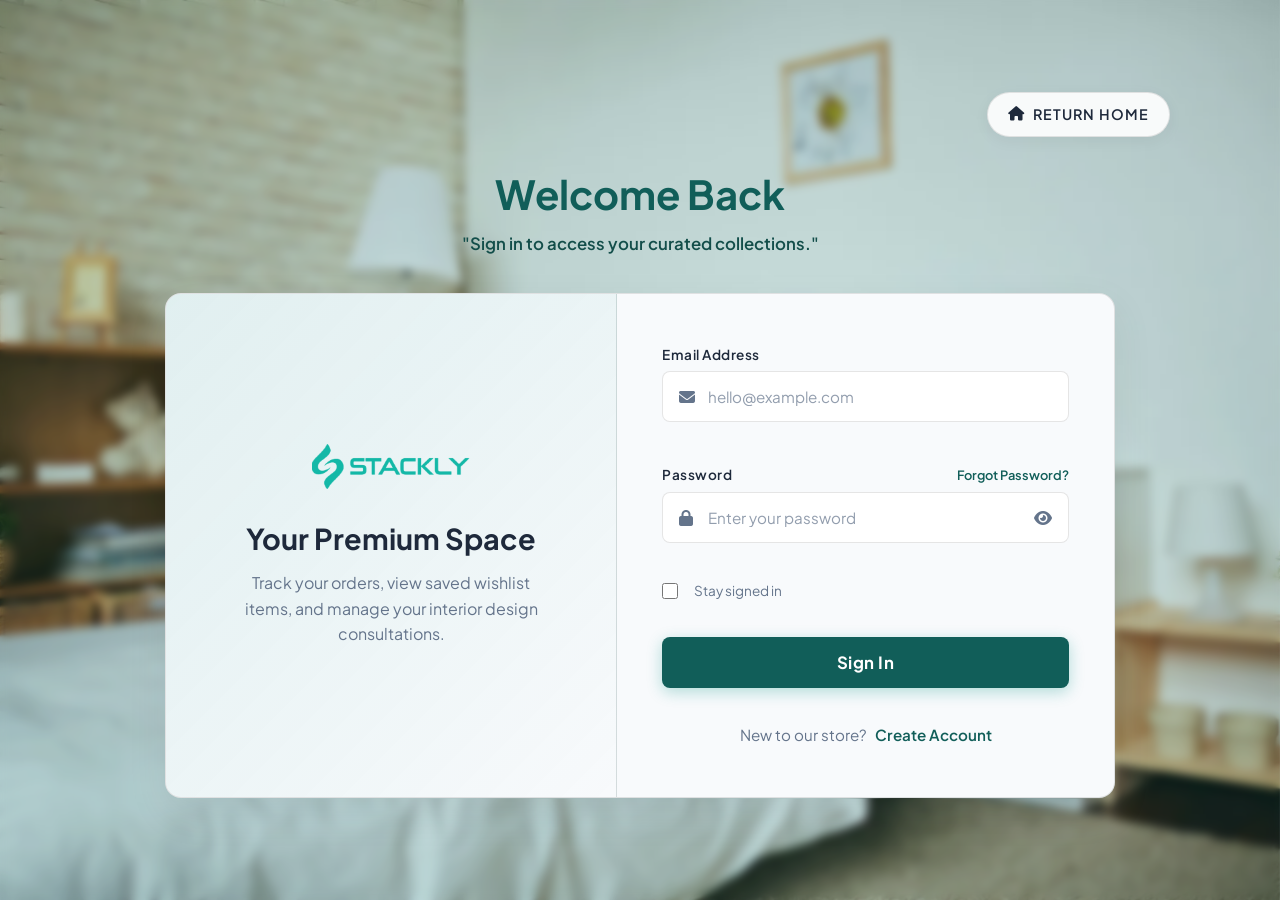
<file: pages/login.html>
<!DOCTYPE html>
<html lang="en">

<head>
    <meta charset="UTF-8">
    <meta name="viewport" content="width=device-width, initial-scale=1.0">
    <title>Sign In | Premium Furniture</title>
    <link rel="icon" type="image/svg+xml"
        href="data:image/svg+xml,<svg xmlns='http://www.w3.org/2000/svg' viewBox='0 0 512 512'><path fill='%230d9488' d='M256 512A256 256 0 1 0 256 0a256 256 0 1 0 0 512zM369 209L241 337c-9.4 9.4-24.6 9.4-33.9 0l-64-64c-9.4-9.4-9.4-24.6 0-33.9s24.6-9.4 33.9 0l47 47L335 175c9.4-9.4 24.6-9.4 33.9 0s9.4 24.6 0 33.9z'/></svg>">
    <link rel="stylesheet" href="../css/login.css">
    <link rel="preconnect" href="https://fonts.googleapis.com">
    <link rel="preconnect" href="https://fonts.gstatic.com" crossorigin>
    <link href="https://fonts.googleapis.com/css2?family=Plus+Jakarta+Sans:wght@300;400;500;600;700&display=swap"
        rel="stylesheet">
    <link rel="stylesheet" href="https://cdnjs.cloudflare.com/ajax/libs/font-awesome/6.4.0/css/all.min.css">
</head>

<body>
    <script>
        if (localStorage.getItem('furniture-theme') === 'light') {
            document.body.classList.add('light-theme');
        }
    </script>

    <div id="page-loader">
        <div class="loader-content">
            <img src="../assets/Header/logo.webp" alt="Brand Logo" class="loader-img"
                onerror="this.src='data:image/svg+xml,<svg xmlns=\'http://www.w3.org/2000/svg\' viewBox=\'0 0 200 50\'><text y=\'35\' font-family=\'sans-serif\' font-weight=\'bold\' font-size=\'30\' fill=\'%230d9488\'>BrandLogo</text></svg>'">
            <p>Accessing Showroom...</p>
        </div>
    </div>

    <div class="page-bg">
        <img src="../assets/SignUp/Bgg.webp" alt="Modern Furniture Background"
            onerror="this.src='https://images.unsplash.com/photo-1618220179428-22790b461013?ixlib=rb-4.0.3&auto=format&fit=crop&w=1920&q=80'">
        <div class="overlay-teal"></div>
    </div>

    <div class="page-wrapper">

        <div class="top-action-bar fade-in">
            <a href="../index.html" class="return-home-btn">
                <i class="fa-solid fa-house"></i> Return Home
            </a>
        </div>

        <div class="page-heading fade-in">
            <h1 class="static-color-title">Welcome Back</h1>
            <p class="static-color-para">"Sign in to access your curated collections."</p>
        </div>

        <div class="login-container fade-in-up">

            <div class="split-left">
                <div class="left-content">
                    <a href="../index.html">
                        <img src="../assets/Header/logo.webp" alt="Brand Logo" class="brand-logo"
                            onerror="this.src='data:image/svg+xml,<svg xmlns=\'http://www.w3.org/2000/svg\' viewBox=\'0 0 200 50\'><text y=\'35\' font-family=\'sans-serif\' font-weight=\'bold\' font-size=\'30\' fill=\'%230d9488\'>BrandLogo</text></svg>'">
                    </a>
                    <h2>Your Premium Space</h2>
                    <p>Track your orders, view saved wishlist items, and manage your interior design consultations.</p>
                </div>
            </div>

            <div class="split-right">
                <form id="login-form" novalidate>

                    <div class="form-group">
                        <label for="email">Email Address</label>
                        <div class="input-wrapper">
                            <i class="fa-solid fa-envelope input-icon"></i>
                            <input type="email" id="email" name="email" placeholder="hello@example.com"
                                autocomplete="email">
                        </div>
                        <span class="error-msg" id="email-error"></span>
                    </div>

                    <div class="form-group">
                        <div class="label-row">
                            <label for="password">Password</label>
                            <a href="../pages/error.html" class="forgot-password">Forgot Password?</a>
                        </div>
                        <div class="input-wrapper">
                            <i class="fa-solid fa-lock input-icon"></i>
                            <input type="password" id="password" name="password" placeholder="Enter your password"
                                autocomplete="current-password">
                            <i class="fa-solid fa-eye toggle-password" id="toggle-pwd"></i>
                        </div>
                        <span class="error-msg" id="password-error"></span>
                    </div>

                    <div class="form-options">
                        <label class="remember-me">
                            <input type="checkbox" id="remember">
                            <span class="checkmark"></span>
                            Stay signed in
                        </label>
                    </div>

                    <button type="submit" class="btn btn-primary full-width">Sign In</button>

                    <div class="auth-links">
                        <span>New to our store?</span>
                        <a href="signup.html" class="signup-link">Create Account</a>
                    </div>
                </form>
            </div>
        </div>
    </div>

    <script>
        // Loader Logic
        window.addEventListener('load', () => {
            const loader = document.getElementById('page-loader');
            loader.style.opacity = '0';
            setTimeout(() => { loader.style.display = 'none'; }, 300);
        });

        // Fix for bfcache (back button) on GitHub Pages
        window.addEventListener('pageshow', (e) => {
            if (e.persisted) {
                const loader = document.getElementById('page-loader');
                if (loader) { loader.style.opacity = '0'; loader.style.display = 'none'; }
            }
        });

        // Link Interceptor for Loader
        document.querySelectorAll('a').forEach(link => {
            link.addEventListener('click', function (e) {
                const href = this.getAttribute('href');
                if (href && href !== '#' && !href.startsWith('javascript') && !this.classList.contains('toggle-password') && !this.classList.contains('forgot-password')) {
                    e.preventDefault();
                    const loader = document.getElementById('page-loader');
                    loader.style.display = 'flex';
                    setTimeout(() => { loader.style.opacity = '1'; }, 10);
                    setTimeout(() => { window.location.href = href; }, 400);
                }
            });
        });

        // Form Elements
        const form = document.getElementById('login-form');
        const email = document.getElementById('email');
        const password = document.getElementById('password');

        // Toggle Password Visibility Logic
        const togglePwd = document.getElementById('toggle-pwd');

        togglePwd.addEventListener('click', function () {
            const type = password.getAttribute('type') === 'password' ? 'text' : 'password';
            password.setAttribute('type', type);
            this.classList.toggle('fa-eye');
            this.classList.toggle('fa-eye-slash');
        });

        // Error Message Spans
        const emailError = document.getElementById('email-error');
        const passwordError = document.getElementById('password-error');

        // Regex Helpers
        const isValidEmail = (email) => {
            const re = /^(([^<>()[\]\\.,;:\s@"]+(\.[^<>()[\]\\.,;:\s@"]+)*)|(".+"))@((\[[0-9]{1,3}\.[0-9]{1,3}\.[0-9]{1,3}\.[0-9]{1,3}\])|(([a-zA-Z\-0-9]+\.)+[a-zA-Z]{2,}))$/;
            return re.test(String(email).toLowerCase());
        };

        const clearErrors = () => {
            emailError.innerText = '';
            passwordError.innerText = '';
            document.querySelectorAll('.input-wrapper').forEach(wrapper => {
                wrapper.classList.remove('error-border');
            });
        };

        const showError = (element, errorSpan, message) => {
            errorSpan.innerText = message;
            element.parentElement.classList.add('error-border');
        };

        form.addEventListener('submit', (e) => {
            e.preventDefault();
            clearErrors();
            let isFormValid = true;

            // Email Validation
            if (email.value.trim() === '') {
                showError(email, emailError, 'Email is required');
                isFormValid = false;
            } else if (!isValidEmail(email.value.trim())) {
                showError(email, emailError, 'Please enter a valid email address');
                isFormValid = false;
            }

            // Password Validation (Just checking if not empty for login)
            if (password.value === '') {
                showError(password, passwordError, 'Password is required');
                isFormValid = false;
            }

            // Redirect on success
            if (isFormValid) {
                const loader = document.getElementById('page-loader');
                loader.style.display = 'flex';
                setTimeout(() => { loader.style.opacity = '1'; }, 10);
                setTimeout(() => { window.location.href = '../index.html'; }, 400); // Redirect to dashboard or home
            }
        });
    </script>
</body>

</html>
</file>
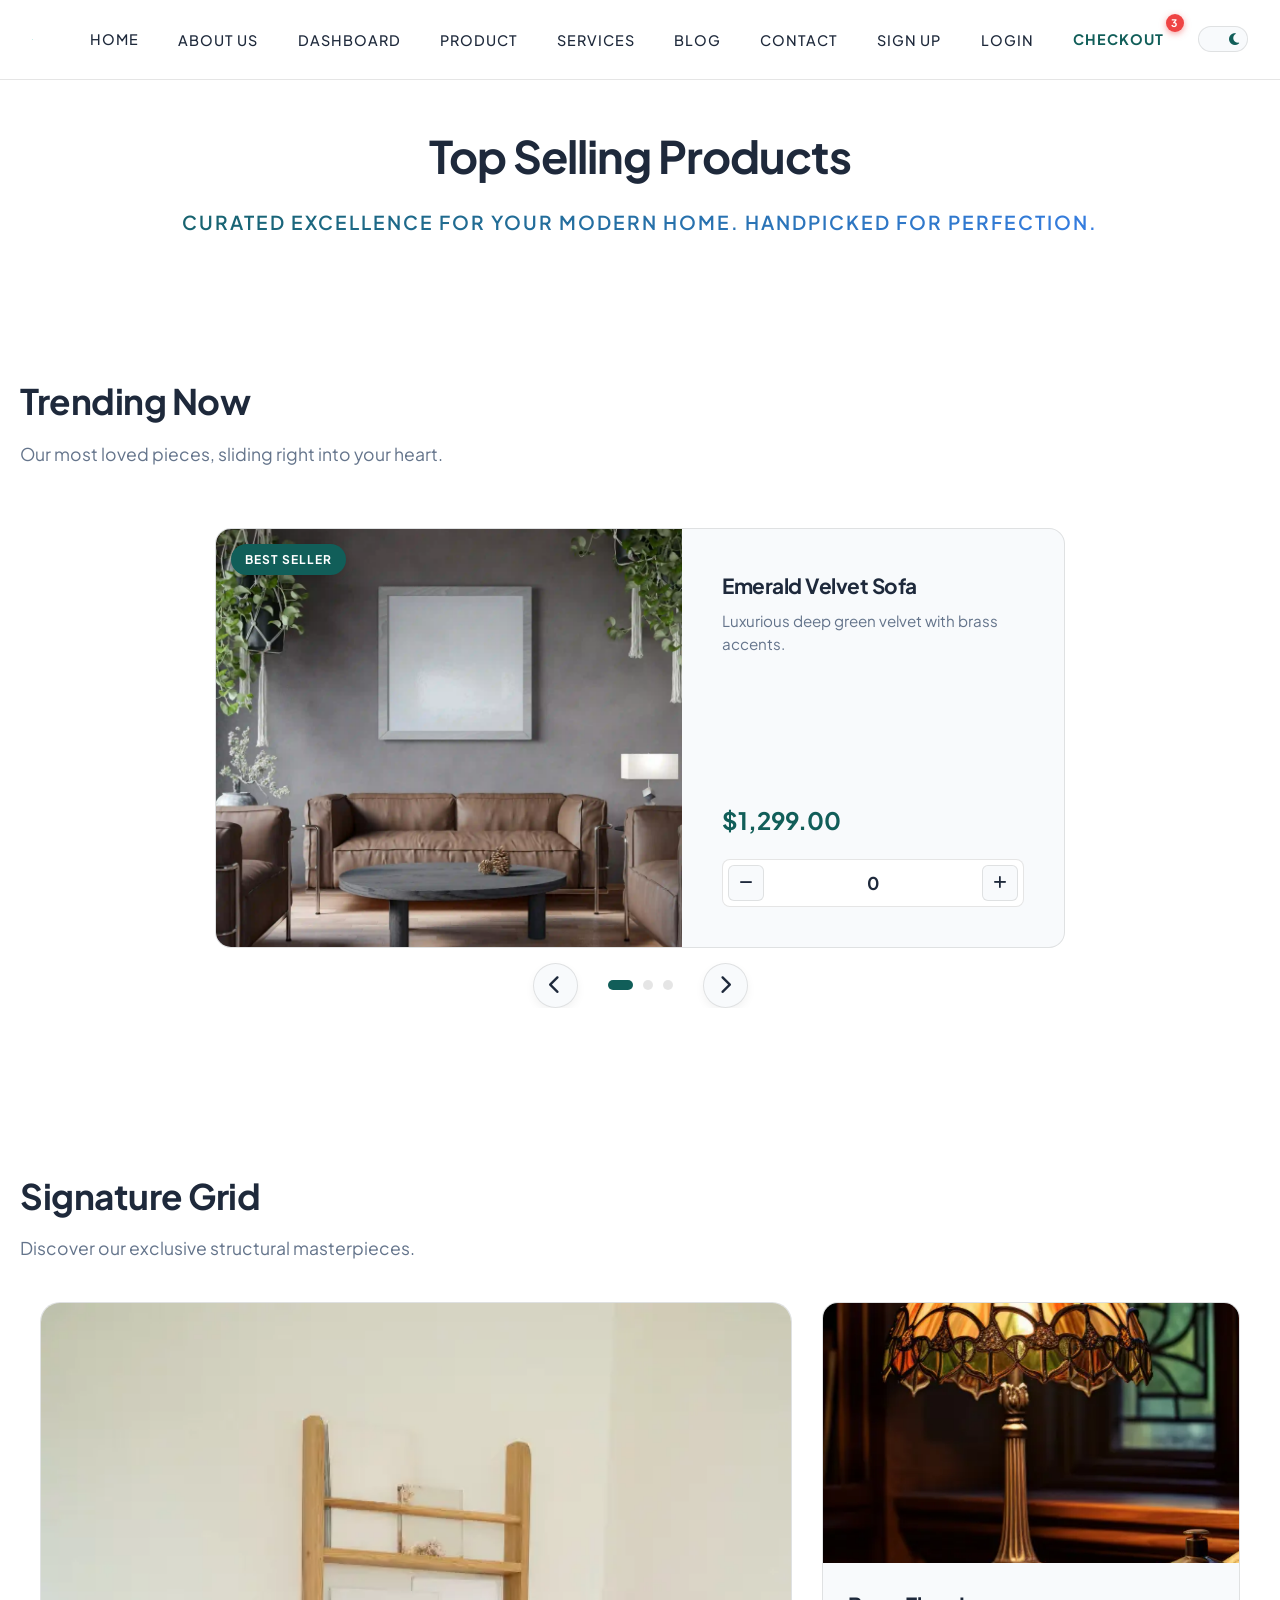
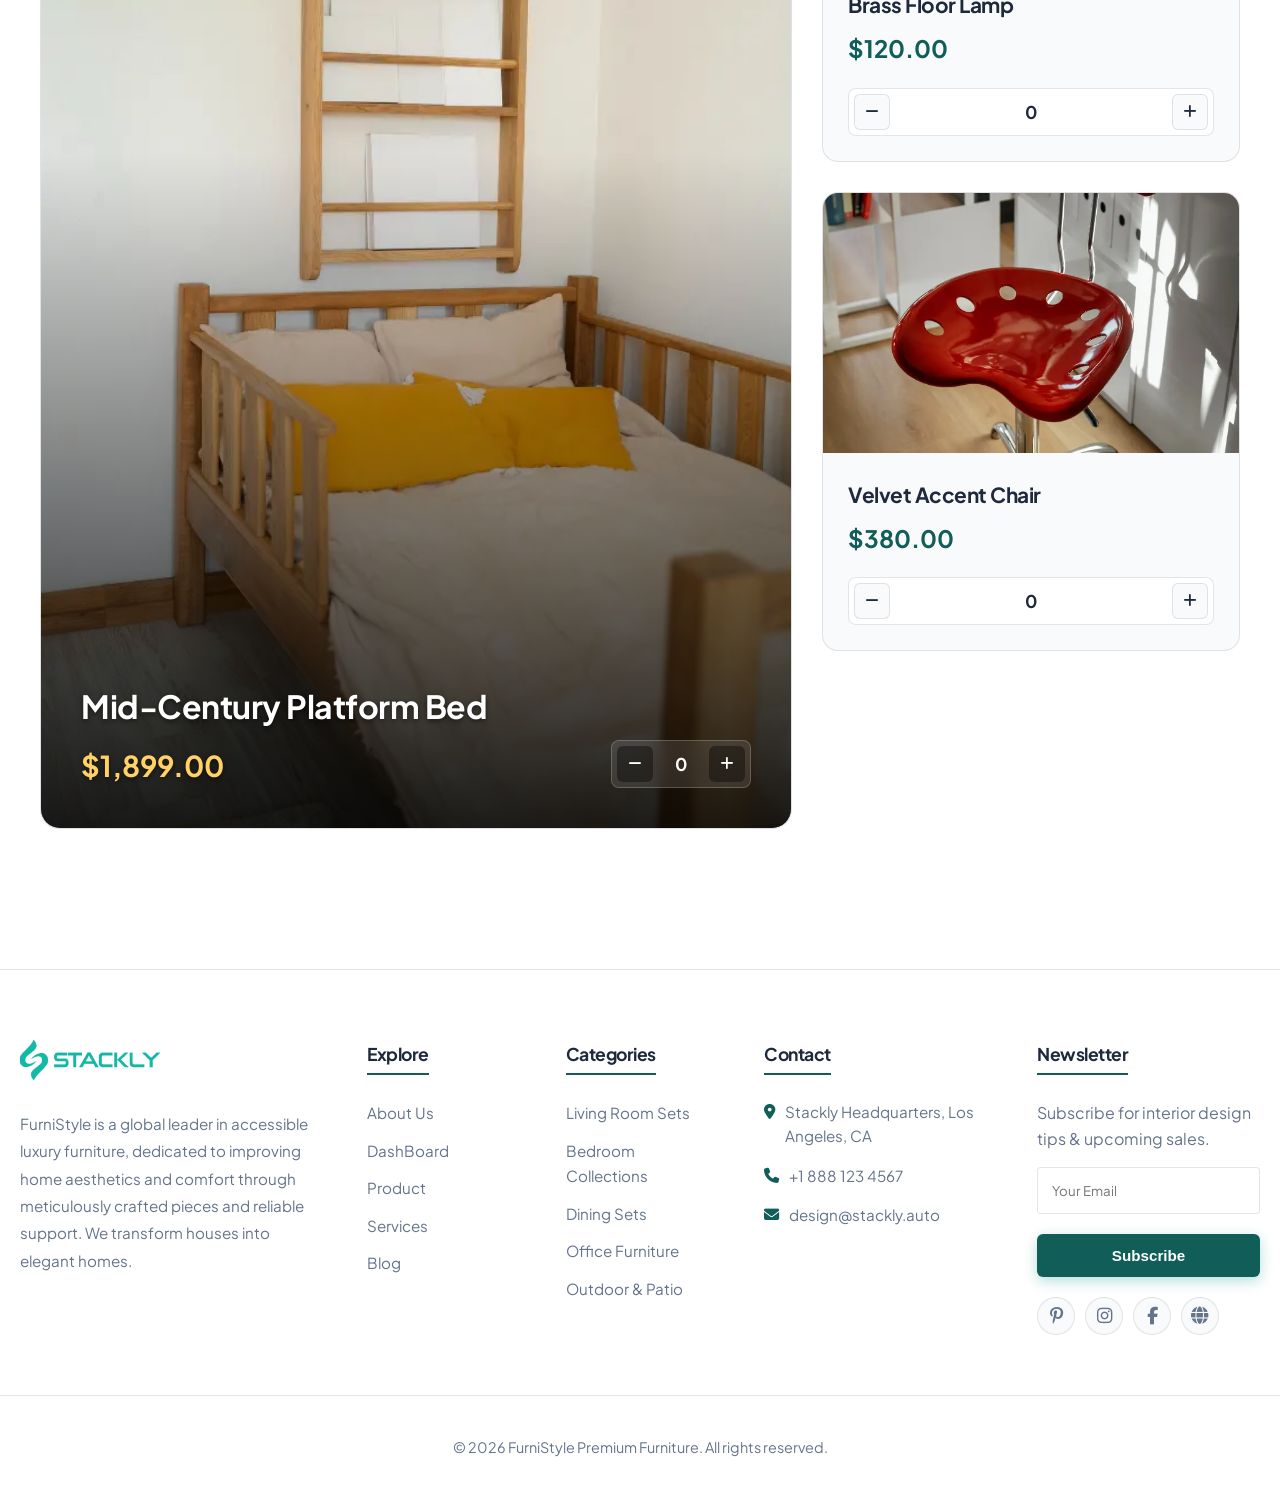
<file: pages/product.html>
<!DOCTYPE html>
<html lang="en">

<head>
    <meta charset="UTF-8">
    <meta name="viewport" content="width=device-width, initial-scale=1.0">
    <title>Top Selling Products | FurniStyle</title>
    <link rel="icon" type="image/svg+xml"
        href="data:image/svg+xml,<svg xmlns='http://www.w3.org/2000/svg' viewBox='0 0 512 512'><path fill='%230d9488' d='M256 512A256 256 0 1 0 256 0a256 256 0 1 0 0 512zM369 209L241 337c-9.4 9.4-24.6 9.4-33.9 0l-64-64c-9.4-9.4-9.4-24.6 0-33.9s24.6-9.4 33.9 0l47 47L335 175c9.4-9.4 24.6-9.4 33.9 0s9.4 24.6 0 33.9z'/></svg>">
    <link rel="preconnect" href="https://fonts.googleapis.com">
    <link rel="preconnect" href="https://fonts.gstatic.com" crossorigin>
    <link href="https://fonts.googleapis.com/css2?family=Plus+Jakarta+Sans:wght@300;400;500;600;700&display=swap"
        rel="stylesheet">
    <link rel="stylesheet" href="https://cdnjs.cloudflare.com/ajax/libs/font-awesome/6.4.0/css/all.min.css">
    <link rel="stylesheet" href="../css/style.css">
    <link rel="stylesheet" href="../css/product.css">
</head>

<body>
    <script>
        if (localStorage.getItem('furniture-theme') !== 'dark') {
            document.body.classList.add('light-theme');
            localStorage.setItem('furniture-theme', 'light');
        }
    </script>

    <div id="page-loader">
        <div class="loader-content">
            <img src="../assets/Header/logo.webp" alt="FurniStyle Logo" class="loader-img"
                onerror="this.src='data:image/svg+xml,<svg xmlns=\'http://www.w3.org/2000/svg\' viewBox=\'0 0 200 50\'><text y=\'35\' font-family=\'sans-serif\' font-weight=\'bold\' font-size=\'30\' fill=\'%230d9488\'>FurniStyle</text></svg>'">
            <p>Processing Request...</p>
        </div>
    </div>

    <!-- Toast Component for added feedback -->
    <div id="cart-toast" class="toast">
        <div class="toast-icon"><i class="fa-solid fa-check"></i></div>
        <div class="toast-text">Quantity successfully updated!</div>
    </div>

    <button id="scrollToTopBtn" aria-label="Scroll to top">
        <i class="fa-solid fa-arrow-up"></i>
    </button>

    <!-- HEADER -->
    <header class="headerWrap" id="main-header">
        <div class="imgWrap">
            <a href="../index.html">
                <img src="../assets/Header/logo.webp" alt="FurniStyle Logo" class="site-logo"
                    onerror="this.src='data:image/svg+xml,<svg xmlns=\'http://www.w3.org/2000/svg\' viewBox=\'0 0 200 50\'><text y=\'35\' font-family=\'sans-serif\' font-weight=\'bold\' font-size=\'30\' fill=\'%230d9488\'>FurniStyle</text></svg>'">
            </a>
        </div>

        <div class="hamburger" id="hamburger-btn">
            <i class="fa-solid fa-bars"></i>
        </div>

        <nav class="linksWrap" id="nav-links">
            <div class="topCloseBtn" id="close-btn">
                <i class="fa-solid fa-times"></i>
            </div>
            <ul>
                <li class="dropdown" id="home-dropdown">
                    <div class="dropdownHeader">
                        <a href="javascript:void(0)" class="homePageLink" id="home-nav-link">Home</a>
                        <button class="dropdownToggle" aria-label="Toggle dropdown" id="dropdown-toggle-btn">
                            <i class="fa-solid fa-chevron-down"></i>
                        </button>
                    </div>
                    <ul class="dropdownMenu" id="dropdown-menu">
                        <li><a href="../index.html">Home 1</a></li>
                        <li><a href="home2.html">Home 2</a></li>
                    </ul>
                </li>
                <li><a href="about.html">About Us</a></li>
                <li><a href="dashboard.html">DashBoard</a></li>
                <li><a href="product.html" class="active">Product</a></li>
                <li><a href="services.html">Services</a></li>
                <li><a href="blog.html">Blog</a></li>
                <li><a href="contact.html">Contact</a></li>
                <li><a href="signup.html">Sign Up</a></li>
                <li><a href="login.html">Login</a></li>
                <li>
                    <a href="checkout.html" aria-label="Checkout" class="cart-nav-icon checkout-text">
                        Checkout<sup id="cart-counter">3</sup>
                    </a>
                </li>
                <li class="theme-toggle-li">
                    <button id="theme-toggle-btn" aria-label="Toggle Theme">
                        <i class="fa-solid fa-moon" id="theme-icon"></i>
                    </button>
                </li>
            </ul>
        </nav>

        <div class="menuOverlay" id="menu-overlay"></div>
    </header>

    <!-- MAIN PRODUCT CONTENT -->
    <main class="product-main">
        <div class="product-page-header container fade-in">
            <h1 class="page-title">Top Selling Products</h1>
            <h4 class="page-subtitle">Curated excellence for your modern home. Handpicked for perfection.</h4>
        </div>

        <!-- Section 1: Top Selling Carousel (3 Products) -->
        <section class="top-selling-carousel section-padding fade-in">
            <div class="container">
                <div class="section-heading text-center">
                    <h2>Trending Now</h2>
                    <p>Our most loved pieces, sliding right into your heart.</p>
                </div>

                <div class="prod-carousel-wrapper">
                    <!-- Carousel Slide 1 -->
                    <div class="prod-card carousel-card active" id="prod-slide-1">
                        <div class="prod-img-wrap">
                            <img src="../assets/Product/1.webp" alt="Velvet Sofa">
                            <span class="prod-badge bg-primary">Best Seller</span>
                        </div>
                        <div class="prod-details">
                            <h3>Emerald Velvet Sofa</h3>
                            <p class="prod-desc">Luxurious deep green velvet with brass accents.</p>
                            <div class="prod-price">$1,299.00</div>
                            <div class="qty-controller">
                                <button class="qty-btn decrement" aria-label="Decrease quantity"><i
                                        class="fa-solid fa-minus"></i></button>
                                <span class="qty-display">0</span>
                                <button class="qty-btn increment" aria-label="Increase quantity"><i
                                        class="fa-solid fa-plus"></i></button>
                            </div>
                        </div>
                    </div>

                    <!-- Carousel Slide 2 -->
                    <div class="prod-card carousel-card" id="prod-slide-2">
                        <div class="prod-img-wrap">
                            <img src="../assets/Product/2.webp" alt="Lounge Chair">
                            <span class="prod-badge bg-accent">Trending</span>
                        </div>
                        <div class="prod-details">
                            <h3>Modern Lounge Chair</h3>
                            <p class="prod-desc">Ergonomic design meets contemporary aesthetics.</p>
                            <div class="prod-price">$499.00</div>
                            <div class="qty-controller">
                                <button class="qty-btn decrement" aria-label="Decrease quantity"><i
                                        class="fa-solid fa-minus"></i></button>
                                <span class="qty-display">0</span>
                                <button class="qty-btn increment" aria-label="Increase quantity"><i
                                        class="fa-solid fa-plus"></i></button>
                            </div>
                        </div>
                    </div>

                    <!-- Carousel Slide 3 -->
                    <div class="prod-card carousel-card" id="prod-slide-3">
                        <div class="prod-img-wrap">
                            <img src="../assets/Product/3.webp" alt="Dining Table">
                            <span class="prod-badge bg-primary">Premium</span>
                        </div>
                        <div class="prod-details">
                            <h3>Oak Dining Set</h3>
                            <p class="prod-desc">Handcrafted solid oak with seating for six.</p>
                            <div class="prod-price">$2,150.00</div>
                            <div class="qty-controller">
                                <button class="qty-btn decrement" aria-label="Decrease quantity"><i
                                        class="fa-solid fa-minus"></i></button>
                                <span class="qty-display">0</span>
                                <button class="qty-btn increment" aria-label="Increase quantity"><i
                                        class="fa-solid fa-plus"></i></button>
                            </div>
                        </div>
                    </div>

                    <!-- Carousel Controls -->
                    <div class="prod-carousel-controls">
                        <button class="nav-btn prev-btn" aria-label="Previous Product"><i
                                class="fa-solid fa-chevron-left"></i></button>
                        <div class="carousel-indicators">
                            <span class="indicator active" data-slide="0"></span>
                            <span class="indicator" data-slide="1"></span>
                            <span class="indicator" data-slide="2"></span>
                        </div>
                        <button class="nav-btn next-btn" aria-label="Next Product"><i
                                class="fa-solid fa-chevron-right"></i></button>
                    </div>
                </div>
            </div>
        </section>

        <!-- Section 2: Creative Grid (3 Products) -->
        <section class="top-selling-grid section-padding fade-in">
            <div class="container">
                <div class="section-heading text-center">
                    <h2>Signature Grid</h2>
                    <p>Discover our exclusive structural masterpieces.</p>
                </div>

                <div class="creative-grid">
                    <!-- Grid Item 1 (Featured Large) -->
                    <div class="prod-card grid-large">
                        <div class="prod-img-wrap">
                            <img src="../assets/Product/4.webp" alt="Platform Bed">
                        </div>
                        <div class="prod-details-overlay">
                            <div class="overlay-text">
                                <h3>Mid-Century Platform Bed</h3>
                                <div class="prod-price">$1,899.00</div>
                            </div>
                            <div class="qty-controller overlay-qty">
                                <button class="qty-btn decrement" aria-label="Decrease quantity"><i
                                        class="fa-solid fa-minus"></i></button>
                                <span class="qty-display">0</span>
                                <button class="qty-btn increment" aria-label="Increase quantity"><i
                                        class="fa-solid fa-plus"></i></button>
                            </div>
                        </div>
                    </div>

                    <div class="grid-column">
                        <!-- Grid Item 2 (Small Top) -->
                        <div class="prod-card grid-small">
                            <div class="prod-img-wrap">
                                <img src="../assets/Product/5.webp" alt="Floor Lamp">
                            </div>
                            <div class="prod-details">
                                <h3>Brass Floor Lamp</h3>
                                <div class="prod-price">$120.00</div>
                                <div class="qty-controller">
                                    <button class="qty-btn decrement" aria-label="Decrease quantity"><i
                                            class="fa-solid fa-minus"></i></button>
                                    <span class="qty-display">0</span>
                                    <button class="qty-btn increment" aria-label="Increase quantity"><i
                                            class="fa-solid fa-plus"></i></button>
                                </div>
                            </div>
                        </div>

                        <!-- Grid Item 3 (Small Bottom) -->
                        <div class="prod-card grid-small">
                            <div class="prod-img-wrap">
                                <img src="../assets/Product/6.webp" alt="Accent Chair">
                            </div>
                            <div class="prod-details">
                                <h3>Velvet Accent Chair</h3>
                                <div class="prod-price">$380.00</div>
                                <div class="qty-controller">
                                    <button class="qty-btn decrement" aria-label="Decrease quantity"><i
                                            class="fa-solid fa-minus"></i></button>
                                    <span class="qty-display">0</span>
                                    <button class="qty-btn increment" aria-label="Increase quantity"><i
                                            class="fa-solid fa-plus"></i></button>
                                </div>
                            </div>
                        </div>
                    </div>
                </div>
            </div>
        </section>
    </main>

    <!-- FOOTER -->
    <footer>
        <div class="footerWrap container">
            <div class="box">
                <div class="logoContainer">
                    <div class="logo">
                        <img src="../assets/Header/logo.webp" alt="FurniStyle Logo" class="footer-logo site-logo"
                            onerror="this.src='data:image/svg+xml,<svg xmlns=\'http://www.w3.org/2000/svg\' viewBox=\'0 0 200 50\'><text y=\'35\' font-family=\'sans-serif\' font-weight=\'bold\' font-size=\'30\' fill=\'%230d9488\'>FurniStyle</text></svg>'">
                    </div>
                </div>
                <p class="footer-desc">
                    FurniStyle is a global leader in accessible luxury furniture, dedicated to improving home aesthetics
                    and comfort through meticulously crafted pieces and reliable support. We transform houses into
                    elegant homes.
                </p>
            </div>

            <div class="box">
                <h4>Explore</h4>
                <ul class="footer-links">
                    <li><a href="about.html">About Us</a></li>
                    <li><a href="dashboard.html">DashBoard</a></li>
                    <li><a href="product.html">Product</a></li>
                    <li><a href="services.html">Services</a></li>
                    <li><a href="blog.html">Blog</a></li>
                </ul>
            </div>

            <div class="box">
                <h4>Categories</h4>
                <ul class="footer-links">
                    <li><a href="error.html">Living Room Sets</a></li>
                    <li><a href="error.html">Bedroom Collections</a></li>
                    <li><a href="error.html">Dining Sets</a></li>
                    <li><a href="error.html">Office Furniture</a></li>
                    <li><a href="error.html">Outdoor & Patio</a></li>
                </ul>
            </div>

            <div class="box">
                <h4>Contact</h4>
                <ul class="contactInfo">
                    <li><i class="fa-solid fa-location-dot"></i><span> Stackly Headquarters, Los Angeles, CA</span></li>
                    <li><i class="fa-solid fa-phone"></i> +1 888 123 4567</li>
                    <li><i class="fa-solid fa-envelope"></i> design@stackly.auto</li>
                </ul>
            </div>

            <div class="box">
                <h4>Newsletter</h4>
                <p>Subscribe for interior design tips & upcoming sales.</p>
                <form id="footer-newsletter-form" class="subscribe-form" novalidate>
                    <input type="email" id="newsletter-email" name="email" placeholder="Your Email"
                        autocomplete="email">
                    <span id="newsletter-error"
                        style="color: var(--error-color); font-size: 0.8rem; display: block; margin-top: -5px; min-height: 15px;"></span>
                    <button type="submit" class="btn btn-primary full-width">Subscribe</button>
                </form>
                <div class="media">
                    <a href="error.html" class="socialLink" aria-label="Pinterest"><i
                            class="fa-brands fa-pinterest-p"></i></a>
                    <a href="error.html" class="socialLink" aria-label="Instagram"><i
                            class="fa-brands fa-instagram"></i></a>
                    <a href="error.html" class="socialLink" aria-label="Facebook"><i
                            class="fa-brands fa-facebook-f"></i></a>
                    <a href="error.html" class="socialLink" aria-label="Website"><i class="fa-solid fa-globe"></i></a>
                </div>
            </div>
        </div>

        <div class="footer-bottom container">
            <p>&copy; 2026 FurniStyle Premium Furniture. All rights reserved.</p>
        </div>
    </footer>

    <!-- SHARED JS LOGIC & PRODUCT PAGE SPECIFIC SCRIPTS -->
    <script>
        // --- Shared Header & Loader Logic ---
        window.addEventListener('load', () => {
            const loader = document.getElementById('page-loader');
            if (loader) {
                loader.style.opacity = '0';
                setTimeout(() => { loader.style.display = 'none'; }, 300);
            }
        });

        // Fix for bfcache (back button) on GitHub Pages
        window.addEventListener('pageshow', (e) => {
            if (e.persisted) {
                const loader = document.getElementById('page-loader');
                if (loader) { loader.style.opacity = '0'; loader.style.display = 'none'; }
            }
        });

        document.querySelectorAll('a').forEach(link => {
            link.addEventListener('click', function (e) {
                const href = this.getAttribute('href');
                if (href && href !== '#' && !href.startsWith('javascript') && !this.classList.contains('cart-nav-icon')) {
                    e.preventDefault();
                    const loader = document.getElementById('page-loader');
                    if (loader) {
                        loader.style.display = 'flex';
                        setTimeout(() => { loader.style.opacity = '1'; }, 10);
                        setTimeout(() => { window.location.href = href; }, 400);
                    } else {
                        window.location.href = href;
                    }
                }
            });
        });

        const hamburgerBtn = document.getElementById('hamburger-btn');
        const closeBtn = document.getElementById('close-btn');
        const navLinks = document.getElementById('nav-links');
        const menuOverlay = document.getElementById('menu-overlay');
        const dropdownToggleBtn = document.getElementById('dropdown-toggle-btn');
        const homeNavLink = document.getElementById('home-nav-link');
        const dropdownMenu = document.getElementById('dropdown-menu');
        const body = document.body;

        function openMenu() {
            navLinks.classList.add('showMenu');
            if (menuOverlay) menuOverlay.style.display = 'block';
            body.classList.add('menu-open');
        }

        function closeMenu() {
            navLinks.classList.remove('showMenu');
            if (menuOverlay) menuOverlay.style.display = 'none';
            body.classList.remove('menu-open');
            if (dropdownMenu) dropdownMenu.classList.remove('showDropdown');
        }

        if (hamburgerBtn) hamburgerBtn.addEventListener('click', (e) => { e.stopPropagation(); openMenu(); });
        if (closeBtn) closeBtn.addEventListener('click', closeMenu);
        if (menuOverlay) menuOverlay.addEventListener('click', closeMenu);

        document.addEventListener('click', (e) => {
            if (body.classList.contains('menu-open') && navLinks) {
                if (!navLinks.contains(e.target) && !hamburgerBtn.contains(e.target)) {
                    closeMenu();
                }
            }
        });

        if (dropdownToggleBtn) {
            dropdownToggleBtn.addEventListener('click', (e) => {
                e.preventDefault(); e.stopPropagation();
                if (dropdownMenu) dropdownMenu.classList.toggle('showDropdown');
            });
        }

        if (homeNavLink) {
            homeNavLink.addEventListener('click', (e) => {
                if (window.innerWidth <= 768) {
                    e.preventDefault(); e.stopPropagation();
                    if (dropdownMenu) dropdownMenu.classList.toggle('showDropdown');
                }
            });
        }

        const themeToggleBtn = document.getElementById('theme-toggle-btn');
        const themeIcon = document.getElementById('theme-icon');

        if (themeIcon && document.body.classList.contains('light-theme')) {
            themeIcon.classList.remove('fa-sun');
            themeIcon.classList.add('fa-moon');
        } else if (themeIcon) {
            themeIcon.classList.remove('fa-moon');
            themeIcon.classList.add('fa-sun');
        }

        if (themeToggleBtn) {
            themeToggleBtn.addEventListener('click', () => {
                document.body.classList.toggle('light-theme');
                if (document.body.classList.contains('light-theme')) {
                    if (themeIcon) themeIcon.classList.remove('fa-sun');
                    if (themeIcon) themeIcon.classList.add('fa-moon');
                    localStorage.setItem('furniture-theme', 'light');
                } else {
                    if (themeIcon) themeIcon.classList.remove('fa-moon');
                    if (themeIcon) themeIcon.classList.add('fa-sun');
                    localStorage.setItem('furniture-theme', 'dark');
                }
            });
        }

        const header = document.getElementById('main-header');
        const scrollBtn = document.getElementById('scrollToTopBtn');

        window.addEventListener('scroll', () => {
            if (header) {
                if (window.scrollY > 50) header.classList.add('sticky');
                else header.classList.remove('sticky');
            }
            if (scrollBtn) {
                if (window.scrollY > 500) scrollBtn.classList.add('visible');
                else scrollBtn.classList.remove('visible');
            }
        });

        if (scrollBtn) {
            scrollBtn.addEventListener('click', () => {
                window.scrollTo({ top: 0, behavior: 'smooth' });
            });
        }

        const footerForm = document.getElementById('footer-newsletter-form');
        const newsletterEmail = document.getElementById('newsletter-email');
        const newsletterError = document.getElementById('newsletter-error');

        const isValidEmail = (email) => {
            const re = /^(([^<>()[\]\\.,;:\s@"]+(\.[^<>()[\]\\.,;:\s@"]+)*)|(".+"))@((\[[0-9]{1,3}\.[0-9]{1,3}\.[0-9]{1,3}\.[0-9]{1,3}\])|(([a-zA-Z\-0-9]+\.)+[a-zA-Z]{2,}))$/;
            return re.test(String(email).toLowerCase());
        };

        if (footerForm) {
            footerForm.addEventListener('submit', (e) => {
                e.preventDefault();
                newsletterError.innerText = '';
                newsletterEmail.style.borderColor = '';

                if (newsletterEmail.value.trim() === '') {
                    newsletterError.innerText = 'Email is required';
                    newsletterEmail.style.borderColor = 'var(--error-color)';
                } else if (!isValidEmail(newsletterEmail.value.trim())) {
                    newsletterError.innerText = 'Please enter a valid email address';
                    newsletterEmail.style.borderColor = 'var(--error-color)';
                } else {
                    const loader = document.getElementById('page-loader');
                    if (loader) {
                        loader.style.display = 'flex';
                        setTimeout(() => { loader.style.opacity = '1'; }, 10);
                        setTimeout(() => { window.location.href = 'error.html'; }, 400);
                    } else {
                        window.location.href = 'error.html';
                    }
                }
            });
        }

        const fadeElems = document.querySelectorAll('.fade-in');
        const fadeInObserver = new IntersectionObserver((entries, observer) => {
            entries.forEach(entry => {
                if (entry.isIntersecting) {
                    entry.target.classList.add('visible');
                    observer.unobserve(entry.target);
                }
            });
        }, { threshold: 0.1 });
        fadeElems.forEach(elem => fadeInObserver.observe(elem));

        // --- Product Page Specific Logic ---

        // 1. Quantity Controllers (+/-)
        const quantityControllers = document.querySelectorAll('.qty-controller');
        const toast = document.getElementById('cart-toast');

        // We aren't globally mutating cart, but showing visual feedback locally
        quantityControllers.forEach(controller => {
            const btnDec = controller.querySelector('.decrement');
            const btnInc = controller.querySelector('.increment');
            const display = controller.querySelector('.qty-display');

            let qty = 0;

            btnInc.addEventListener('click', () => {
                qty++;
                display.innerText = qty;

                // Show localized visual feedback toast
                if (toast) {
                    toast.classList.add('show');
                    setTimeout(() => {
                        toast.classList.remove('show');
                    }, 2000);
                }

                // Add mini animation
                display.style.transform = "scale(1.2)";
                setTimeout(() => { display.style.transform = "scale(1)"; }, 150);
            });

            btnDec.addEventListener('click', () => {
                if (qty > 0) {
                    qty--;
                    display.innerText = qty;
                    // Add mini animation
                    display.style.transform = "scale(0.8)";
                    setTimeout(() => { display.style.transform = "scale(1)"; }, 150);
                }
            });
        });

        // 2. Custom Carousel Controller
        const carouselCards = document.querySelectorAll('.carousel-card');
        const indicators = document.querySelectorAll('.indicator');
        const prevBtn = document.querySelector('.prev-btn');
        const nextBtn = document.querySelector('.next-btn');
        let currentSlide = 0;

        function updateCarousel(index) {
            // Remove active classes
            carouselCards.forEach(card => card.classList.remove('active'));
            indicators.forEach(ind => ind.classList.remove('active'));

            // Add active class to target
            carouselCards[index].classList.add('active');
            indicators[index].classList.add('active');
        }

        if (prevBtn && nextBtn && carouselCards.length > 0) {
            nextBtn.addEventListener('click', () => {
                currentSlide = (currentSlide + 1) % carouselCards.length;
                updateCarousel(currentSlide);
            });

            prevBtn.addEventListener('click', () => {
                currentSlide = (currentSlide - 1 + carouselCards.length) % carouselCards.length;
                updateCarousel(currentSlide);
            });

            indicators.forEach((indicator, index) => {
                indicator.addEventListener('click', () => {
                    currentSlide = index;
                    updateCarousel(currentSlide);
                });
            });

            // Auto slide every 5 seconds
            setInterval(() => {
                currentSlide = (currentSlide + 1) % carouselCards.length;
                updateCarousel(currentSlide);
            }, 5000);
        }
    </script>
</body>

</html>
</file>
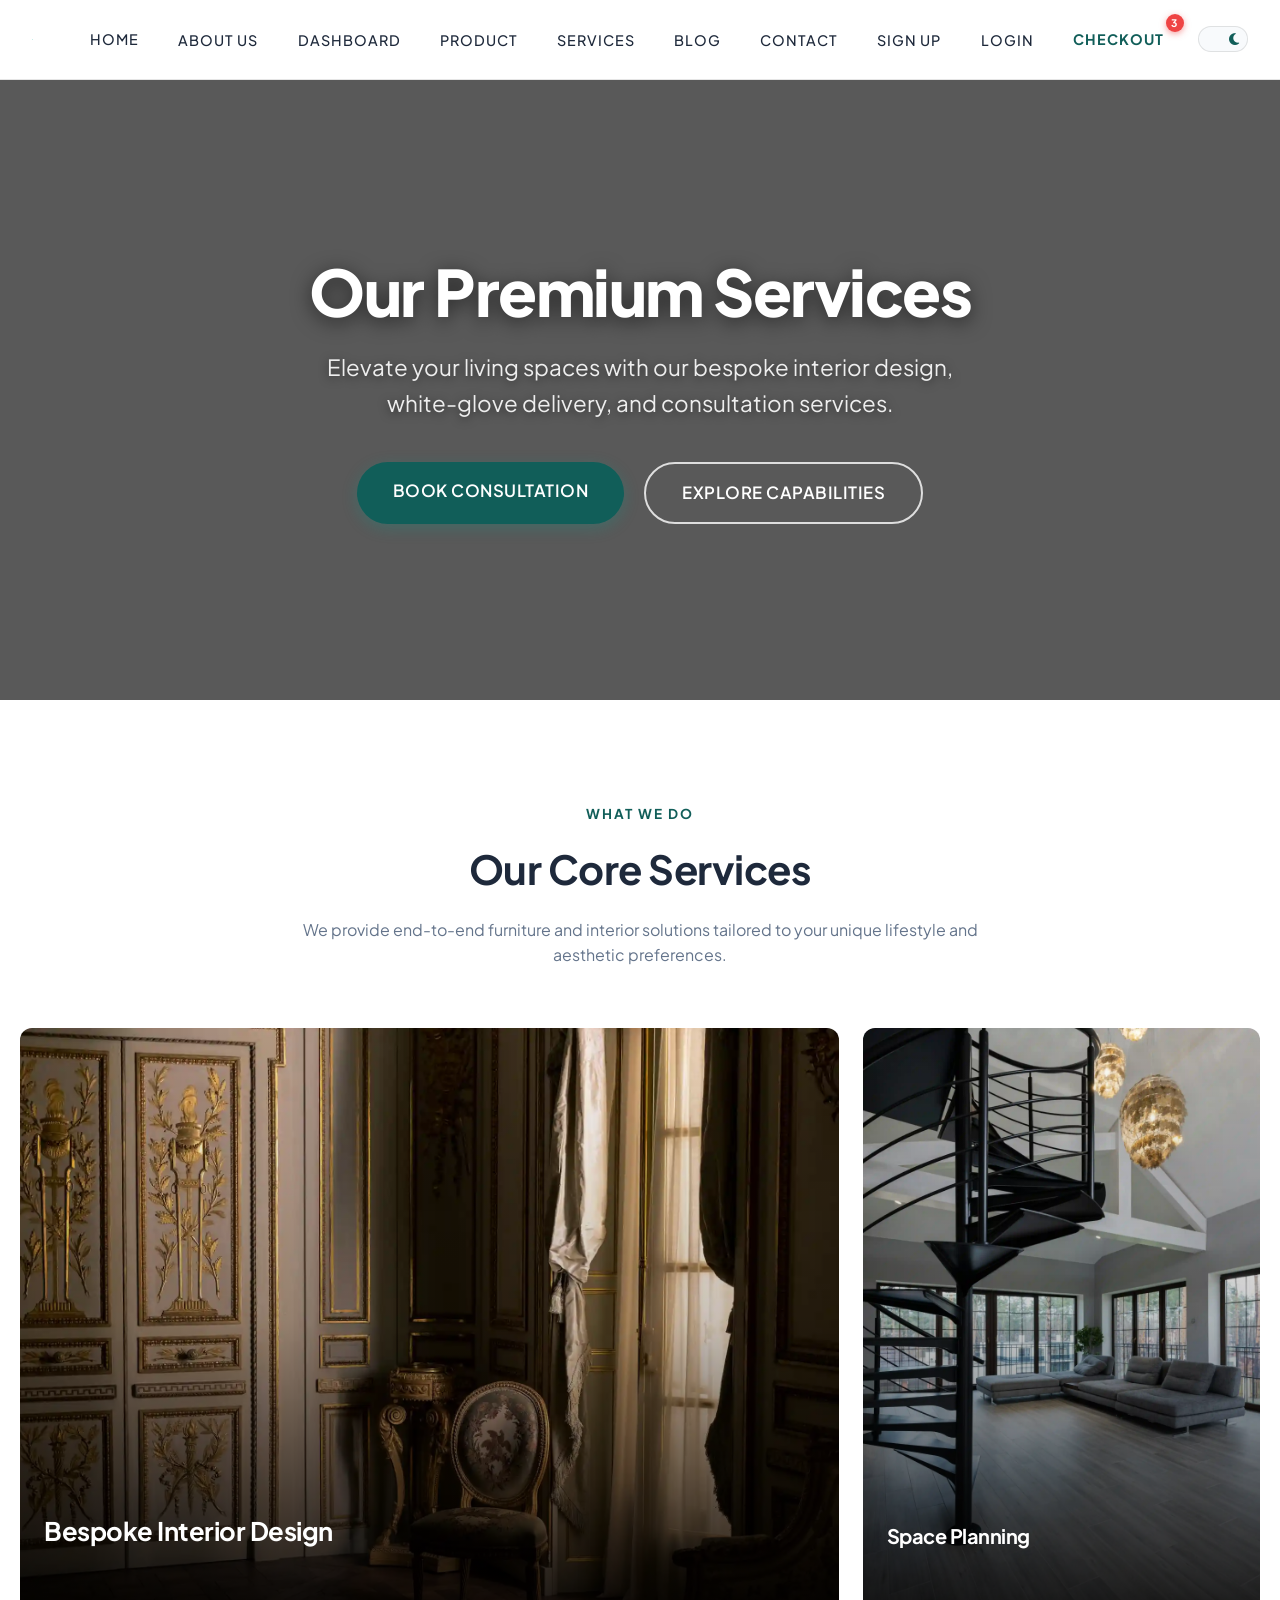
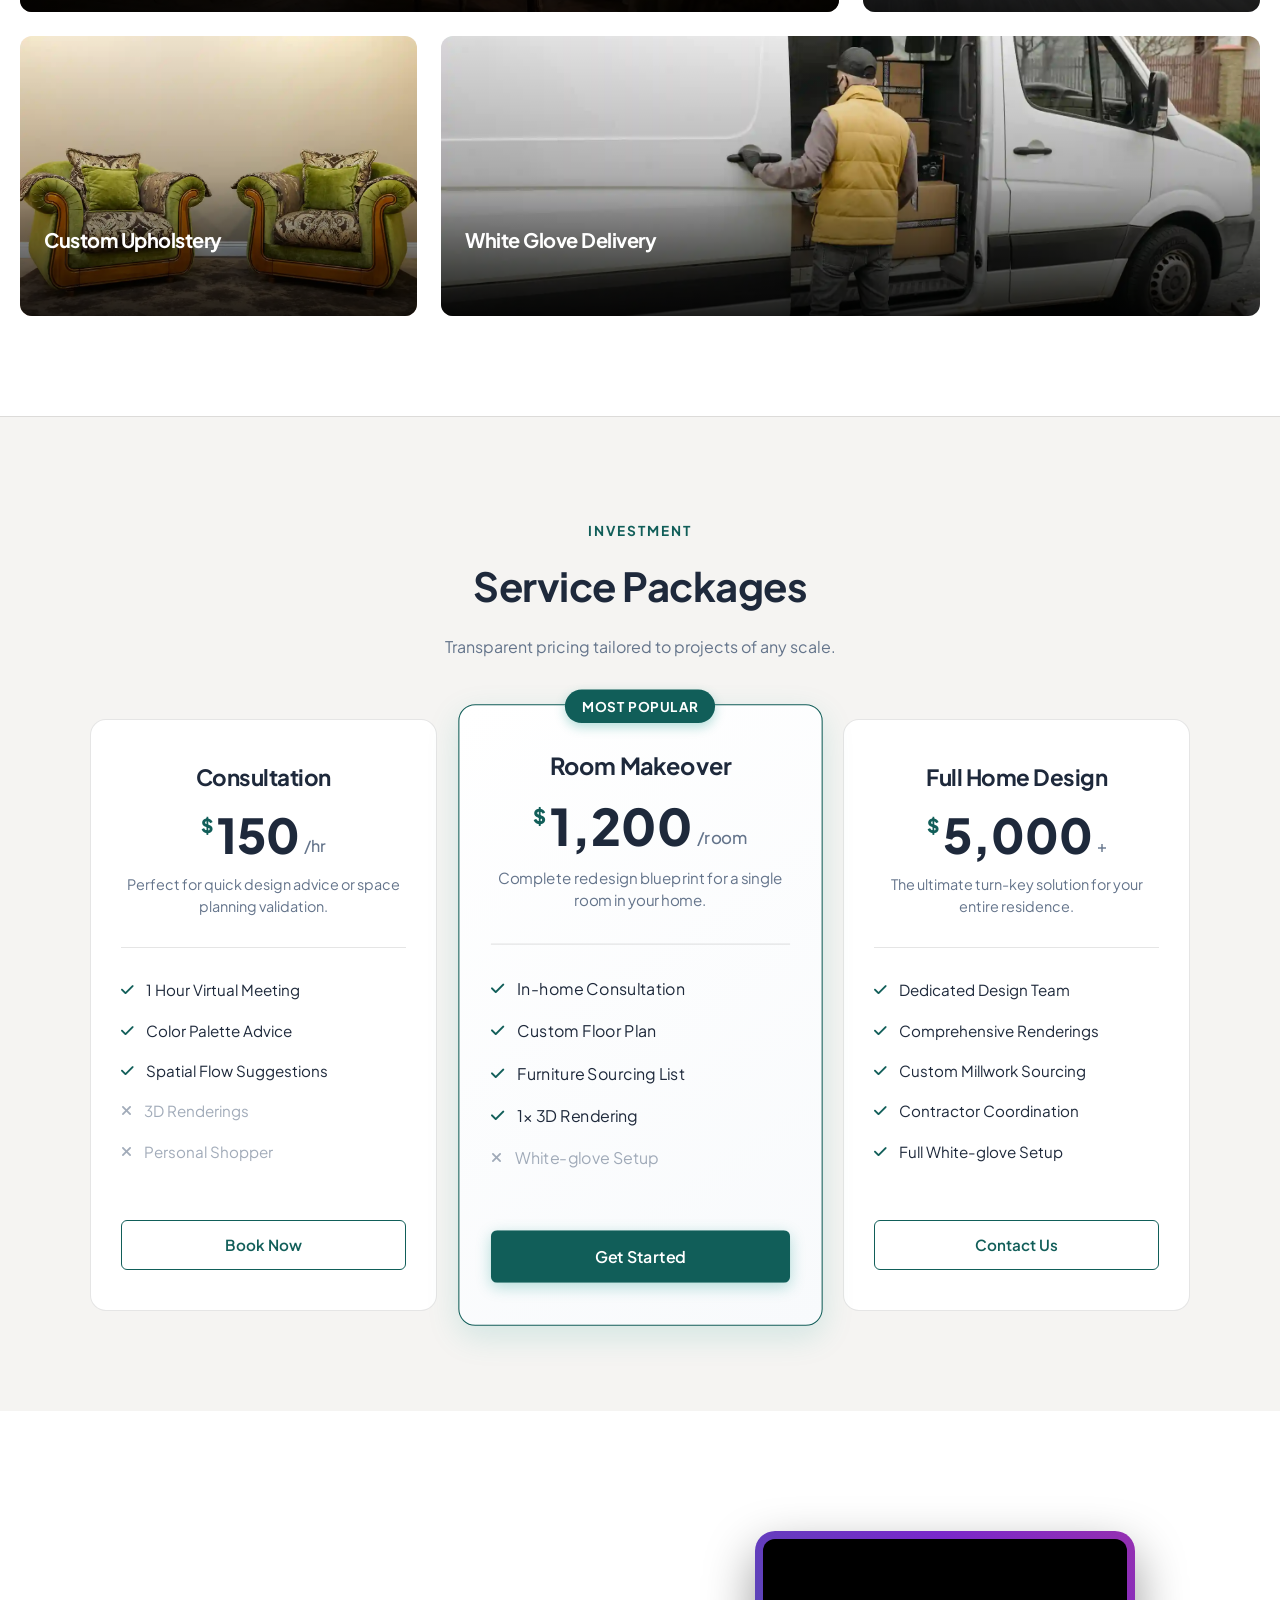
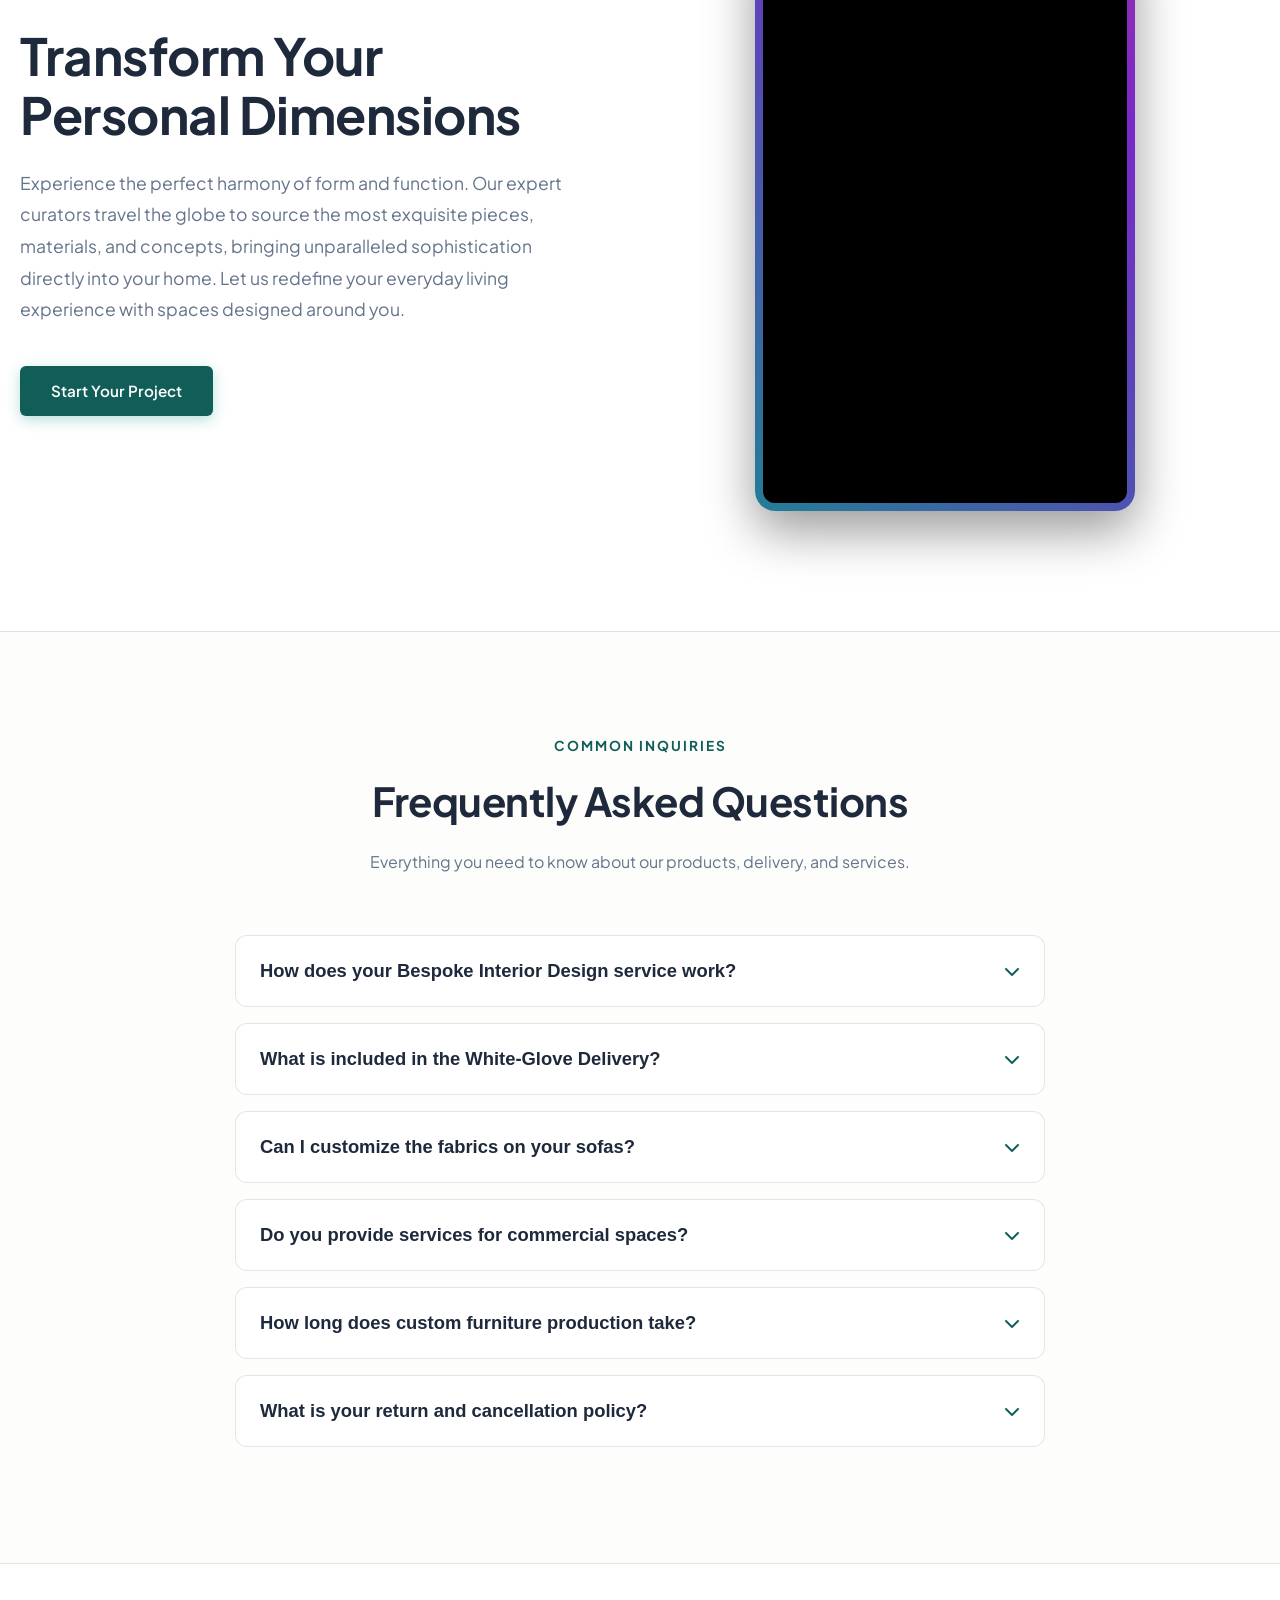
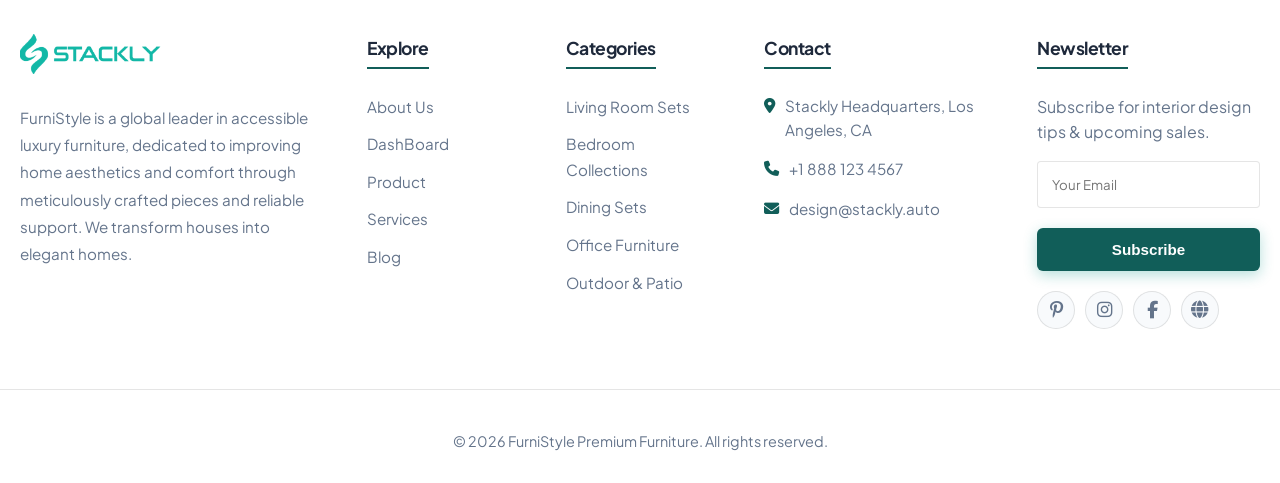
<file: pages/services.html>
<!doctype html>
<html lang="en">

<head>
  <meta charset="UTF-8" />
  <meta name="viewport" content="width=device-width, initial-scale=1.0" />
  <title>FurniStyle | Premium Services</title>
  <link rel="icon" type="image/svg+xml"
    href="data:image/svg+xml,<svg xmlns='http://www.w3.org/2000/svg' viewBox='0 0 512 512'><path fill='%230d9488' d='M256 512A256 256 0 1 0 256 0a256 256 0 1 0 0 512zM369 209L241 337c-9.4 9.4-24.6 9.4-33.9 0l-64-64c-9.4-9.4-9.4-24.6 0-33.9s24.6-9.4 33.9 0l47 47L335 175c9.4-9.4 24.6-9.4 33.9 0s9.4 24.6 0 33.9z'/></svg>" />
  <link rel="preconnect" href="https://fonts.googleapis.com" />
  <link rel="stylesheet" href="../css/style.css" />
  <link rel="stylesheet" href="../css/services.css" />
  <link rel="preconnect" href="https://fonts.gstatic.com" crossorigin />
  <link href="https://fonts.googleapis.com/css2?family=Plus+Jakarta+Sans:wght@300;400;500;600;700&display=swap"
    rel="stylesheet" />
  <link rel="stylesheet" href="https://cdnjs.cloudflare.com/ajax/libs/font-awesome/6.4.0/css/all.min.css" />
</head>

<body>
  <script>
    // Set light theme as the default
    if (localStorage.getItem("furniture-theme") !== "dark") {
      document.body.classList.add("light-theme");
      localStorage.setItem("furniture-theme", "light");
    }
  </script>

  <div id="page-loader">
    <div class="loader-content">
      <img src="../assets/Header/logo.webp" alt="FurniStyle Logo" class="loader-img" onerror="
            this.src =
              'data:image/svg+xml,<svg xmlns=\'http://www.w3.org/2000/svg\' viewBox=\'0 0 200 50\'><text y=\'35\' font-family=\'sans-serif\' font-weight=\'bold\' font-size=\'30\' fill=\'%230d9488\'>FurniStyle</text></svg>'
          " />
      <p>Processing Request...</p>
    </div>
  </div>

  <button id="scrollToTopBtn" aria-label="Scroll to top">
    <i class="fa-solid fa-arrow-up"></i>
  </button>

  <header class="headerWrap" id="main-header">
    <div class="imgWrap">
      <a href="../index.html">
        <img src="../assets/Header/logo.webp" alt="FurniStyle Logo" class="site-logo" onerror="
              this.src =
                'data:image/svg+xml,<svg xmlns=\'http://www.w3.org/2000/svg\' viewBox=\'0 0 200 50\'><text y=\'35\' font-family=\'sans-serif\' font-weight=\'bold\' font-size=\'30\' fill=\'%230d9488\'>FurniStyle</text></svg>'
            " />
      </a>
    </div>

    <div class="hamburger" id="hamburger-btn">
      <i class="fa-solid fa-bars"></i>
    </div>

    <nav class="linksWrap" id="nav-links">
      <div class="topCloseBtn" id="close-btn">
        <i class="fa-solid fa-times"></i>
      </div>
      <ul>
        <li class="dropdown" id="home-dropdown">
          <div class="dropdownHeader">
            <a href="javascript:void(0)" class="homePageLink" id="home-nav-link">Home</a>
            <button class="dropdownToggle" aria-label="Toggle dropdown" id="dropdown-toggle-btn">
              <i class="fa-solid fa-chevron-down"></i>
            </button>
          </div>
          <ul class="dropdownMenu" id="dropdown-menu">
            <li><a href="../index.html">Home 1</a></li>
            <li><a href="./home2.html">Home 2</a></li>
          </ul>
        </li>
        <li><a href="./about.html">About Us</a></li>
        <li><a href="./dashboard.html">DashBoard</a></li>
        <li><a href="./product.html">Product</a></li>
        <li><a href="./services.html">Services</a></li>
        <li><a href="./blog.html">Blog</a></li>
        <li><a href="./contact.html">Contact</a></li>
        <li><a href="./signup.html">Sign Up</a></li>
        <li><a href="./login.html">Login</a></li>
        <li>
          <a href="./checkout.html" aria-label="Checkout" class="cart-nav-icon checkout-text">
            Checkout<sup>3</sup>
          </a>
        </li>
        <li class="theme-toggle-li">
          <button id="theme-toggle-btn" aria-label="Toggle Theme">
            <i class="fa-solid fa-moon" id="theme-icon"></i>
          </button>
        </li>
      </ul>
    </nav>

    <div class="menuOverlay" id="menu-overlay"></div>
  </header>

  <main>
    <!-- SECTION 1: HERO VIDEO -->
    <section class="services-hero">
      <div class="hero-video-bg">
        <!-- Using a placeholder video URL since user requested a video background -->
        <video autoplay muted loop playsinline id="hero-vid">
          <source src="../assets/Services/bgService.mp4" type="video/mp4" />
          Your browser does not support the video tag.
        </video>
        <div class="hero-overlay"></div>
      </div>

      <div class="hero-content container">
        <h2>Our Premium Services</h2>
        <p>
          Elevate your living spaces with our bespoke interior design,
          white-glove delivery, and consultation services.
        </p>
        <div class="hero-btns">
          <a href="./error.html" class="btn btn-primary">Book Consultation</a>
          <a href="./error.html" class="btn btn-outline">Explore Capabilities</a>
        </div>
      </div>
    </section>

    <!-- SECTION 2: CREATIVE SERVICES GRID -->
    <section class="services-grid-section">
      <div class="container">
        <div class="section-heading text-center">
          <span class="subheading">What We Do</span>
          <h2>Our Core Services</h2>
          <p>
            We provide end-to-end furniture and interior solutions tailored to
            your unique lifestyle and aesthetic preferences.
          </p>
        </div>

        <div class="creative-grid">
          <!-- Service 1: Large Featured -->
          <div class="grid-item item-large">
            <img src="../assets/Services/1.webp" alt="Interior Design" />
            <div class="item-content">
              <div class="icon-wrap">
                <i class="fa-solid fa-pen-ruler"></i>
              </div>
              <h3>Bespoke Interior Design</h3>
              <p>
                Complete room makeovers guided by our expert in-house
                designers.
              </p>
              <a href="./error.html" class="grid-link">Explore Service <i class="fa-solid fa-arrow-right"></i></a>
            </div>
          </div>

          <!-- Service 2: Standard Tall -->
          <div class="grid-item item-tall">
            <img src="../assets/Services/2.webp" alt="Space Planning" />
            <div class="item-content">
              <div class="icon-wrap">
                <i class="fa-solid fa-vector-square"></i>
              </div>
              <h3>Space Planning</h3>
              <p>Optimizing flow and functionality for any floor plan.</p>
              <a href="./error.html" class="grid-link">Explore Service <i class="fa-solid fa-arrow-right"></i></a>
            </div>
          </div>

          <!-- Service 3: Standard Square -->
          <div class="grid-item item-square">
            <img src="../assets/Services/3.webp" alt="Custom Furniture" />
            <div class="item-content">
              <div class="icon-wrap"><i class="fa-solid fa-hammer"></i></div>
              <h3>Custom Upholstery</h3>
              <p>Select your own premium fabrics and finishes.</p>
              <a href="./error.html" class="grid-link">Explore Service <i class="fa-solid fa-arrow-right"></i></a>
            </div>
          </div>

          <!-- Service 4: Standard Wide -->
          <div class="grid-item item-wide">
            <img src="../assets/Services/4.webp" alt="White Glove Delivery" />
            <div class="item-content">
              <div class="icon-wrap">
                <i class="fa-solid fa-truck-fast"></i>
              </div>
              <h3>White Glove Delivery</h3>
              <p>
                Careful transport, assembly, and placement in your room of
                choice.
              </p>
              <a href="./error.html" class="grid-link">Explore Service <i class="fa-solid fa-arrow-right"></i></a>
            </div>
          </div>
        </div>
      </div>
    </section>

    <!-- SECTION 3: PRICING TABLE -->
    <section class="pricing-section">
      <div class="container">
        <div class="section-heading text-center">
          <span class="subheading">Investment</span>
          <h2>Service Packages</h2>
          <p>Transparent pricing tailored to projects of any scale.</p>
        </div>

        <div class="pricing-grid">
          <!-- Basic Tier -->
          <div class="pricing-card">
            <div class="tier-header">
              <h3>Consultation</h3>
              <div class="price"><span>$</span>150<span>/hr</span></div>
              <p>
                Perfect for quick design advice or space planning validation.
              </p>
            </div>
            <ul class="tier-features">
              <li>
                <i class="fa-solid fa-check"></i> 1 Hour Virtual Meeting
              </li>
              <li><i class="fa-solid fa-check"></i> Color Palette Advice</li>
              <li>
                <i class="fa-solid fa-check"></i> Spatial Flow Suggestions
              </li>
              <li class="disabled">
                <i class="fa-solid fa-times"></i> 3D Renderings
              </li>
              <li class="disabled">
                <i class="fa-solid fa-times"></i> Personal Shopper
              </li>
            </ul>
            <a href="./error.html" class="btn btn-outline-teal full-width">Book Now</a>
          </div>

          <!-- Popular Tier -->
          <div class="pricing-card popular">
            <div class="popular-badge">Most Popular</div>
            <div class="tier-header">
              <h3>Room Makeover</h3>
              <div class="price"><span>$</span>1,200<span>/room</span></div>
              <p>
                Complete redesign blueprint for a single room in your home.
              </p>
            </div>
            <ul class="tier-features">
              <li><i class="fa-solid fa-check"></i> In-home Consultation</li>
              <li><i class="fa-solid fa-check"></i> Custom Floor Plan</li>
              <li>
                <i class="fa-solid fa-check"></i> Furniture Sourcing List
              </li>
              <li><i class="fa-solid fa-check"></i> 1x 3D Rendering</li>
              <li class="disabled">
                <i class="fa-solid fa-times"></i> White-glove Setup
              </li>
            </ul>
            <a href="./error.html" class="btn btn-primary full-width">Get Started</a>
          </div>

          <!-- Premium Tier -->
          <div class="pricing-card">
            <div class="tier-header">
              <h3>Full Home Design</h3>
              <div class="price"><span>$</span>5,000<span>+</span></div>
              <p>The ultimate turn-key solution for your entire residence.</p>
            </div>
            <ul class="tier-features">
              <li><i class="fa-solid fa-check"></i> Dedicated Design Team</li>
              <li>
                <i class="fa-solid fa-check"></i> Comprehensive Renderings
              </li>
              <li>
                <i class="fa-solid fa-check"></i> Custom Millwork Sourcing
              </li>
              <li>
                <i class="fa-solid fa-check"></i> Contractor Coordination
              </li>
              <li>
                <i class="fa-solid fa-check"></i> Full White-glove Setup
              </li>
            </ul>
            <a href="./error.html" class="btn btn-outline-teal full-width">Contact Us</a>
          </div>
        </div>
      </div>
    </section>

    <!-- SECTION 4: SPLIT CONTENT & VERTICAL VIDEO -->
    <section class="split-service-section">
      <div class="container split-container">
        <!-- Left Content -->
        <div class="split-content-left">
          <h1>Transform Your Personal Dimensions</h1>
          <p>
            Experience the perfect harmony of form and function. Our expert
            curators travel the globe to source the most exquisite pieces,
            materials, and concepts, bringing unparalleled sophistication
            directly into your home. Let us redefine your everyday living
            experience with spaces designed around you.
          </p>
          <a href="./error.html" class="btn btn-primary">Start Your Project</a>
        </div>

        <!-- Right Vertical Video -->
        <div class="split-video-right">
          <div class="vertical-video-wrapper">
            <!-- Colorful animated border gradient will be applied to this wrapper -->
            <video autoplay muted loop playsinline class="vertical-vid">
              <source src="../assets/Services/VerticalVideo.mp4" type="video/mp4" />
            </video>
            <div class="video-dark-overlay"></div>
          </div>
        </div>
      </div>
    </section>

    <!-- SECTION 5: FAQ -->
    <section class="faq-section">
      <div class="container container-small">
        <div class="section-heading text-center">
          <span class="subheading">Common Inquiries</span>
          <h2>Frequently Asked Questions</h2>
          <p>
            Everything you need to know about our products, delivery, and
            services.
          </p>
        </div>

        <div class="faq-accordion" id="faq-accordion">
          <!-- FAQ 1 -->
          <div class="faq-item">
            <button class="faq-question">
              <span>How does your Bespoke Interior Design service work?</span>
              <i class="fa-solid fa-chevron-down"></i>
            </button>
            <div class="faq-answer">
              <p>
                Our bespoke interior design service starts with an in-depth
                consultation to understand your aesthetic preferences and
                space requirements. Our expert design team then creates custom
                layout plans, 3D renderings, and curated product lists. Once
                approved, we handle everything from sourcing to white-glove
                installation.
              </p>
            </div>
          </div>

          <!-- FAQ 2 -->
          <div class="faq-item">
            <button class="faq-question">
              <span>What is included in the White-Glove Delivery?</span>
              <i class="fa-solid fa-chevron-down"></i>
            </button>
            <div class="faq-answer">
              <p>
                Our premium White-Glove Delivery goes beyond basic shipping.
                Our delivery team will carefully unbox, inspect, and assemble
                your new furniture in your designated room of choice. We also
                handle the removal of all packaging materials so you can enjoy
                your new space immediately without the hassle of cleanup.
              </p>
            </div>
          </div>

          <!-- FAQ 3 -->
          <div class="faq-item">
            <button class="faq-question">
              <span>Can I customize the fabrics on your sofas?</span>
              <i class="fa-solid fa-chevron-down"></i>
            </button>
            <div class="faq-answer">
              <p>
                Absolutely. We offer an extensive selection of premium
                upholstery options including Italian leathers, performance
                velvets, and durable woven linens. You can request fabric
                swatches to experience the texture and color in your own home
                before making a final decision.
              </p>
            </div>
          </div>

          <!-- FAQ 4 -->
          <div class="faq-item">
            <button class="faq-question">
              <span>Do you provide services for commercial spaces?</span>
              <i class="fa-solid fa-chevron-down"></i>
            </button>
            <div class="faq-answer">
              <p>
                Yes! While we are renowned for luxury residential projects,
                our FurniStyle Commercial division specializes in high-end
                office spaces, boutique hotels, and retail environments. We
                offer dedicated account managers and bulk pricing terms for
                B2B clients.
              </p>
            </div>
          </div>

          <!-- FAQ 5 -->
          <div class="faq-item">
            <button class="faq-question">
              <span>How long does custom furniture production take?</span>
              <i class="fa-solid fa-chevron-down"></i>
            </button>
            <div class="faq-answer">
              <p>
                Standard items typically ship within 5-7 business days. Custom
                upholstery and bespoke millwork orders usually require 6 to 8
                weeks of careful craftsmanship by our artisans. Your dedicated
                design consultant will provide you with a precise timeline
                upon order confirmation.
              </p>
            </div>
          </div>

          <!-- FAQ 6 -->
          <div class="faq-item">
            <button class="faq-question">
              <span>What is your return and cancellation policy?</span>
              <i class="fa-solid fa-chevron-down"></i>
            </button>
            <div class="faq-answer">
              <p>
                We accept returns on standard items within 30 days of delivery
                for a full refund, minus a competitive restocking fee. Custom
                pieces and clearance items are final sale and non-refundable.
                Cancellations on custom orders must be made within 48 hours of
                placing the order.
              </p>
            </div>
          </div>
        </div>
      </div>
    </section>

    <script>
      // FAQ Accordion Logic
      document.addEventListener("DOMContentLoaded", () => {
        const faqItems = document.querySelectorAll(".faq-item");

        faqItems.forEach((item) => {
          const question = item.querySelector(".faq-question");
          question.addEventListener("click", () => {
            const isActive = item.classList.contains("active");

            // Close all others
            faqItems.forEach((otherItem) => {
              otherItem.classList.remove("active");
              const otherAnswer = otherItem.querySelector(".faq-answer");
              otherAnswer.style.maxHeight = null;
            });

            // Toggle current
            if (!isActive) {
              item.classList.add("active");
              const answer = item.querySelector(".faq-answer");
              answer.style.maxHeight = answer.scrollHeight + "px";
            }
          });
        });
      });
    </script>
  </main>

  <!-- Footer (exact from index.html) -->
  <footer>
    <div class="footerWrap container">
      <div class="box">
        <div class="logoContainer">
          <div class="logo">
            <img src="../assets/Header/logo.webp" alt="FurniStyle Logo" class="footer-logo site-logo" onerror="
                  this.src =
                    'data:image/svg+xml,<svg xmlns=\'http://www.w3.org/2000/svg\' viewBox=\'0 0 200 50\'><text y=\'35\' font-family=\'sans-serif\' font-weight=\'bold\' font-size=\'30\' fill=\'%230d9488\'>FurniStyle</text></svg>'
                " />
          </div>
        </div>
        <p class="footer-desc">
          FurniStyle is a global leader in accessible luxury furniture,
          dedicated to improving home aesthetics and comfort through
          meticulously crafted pieces and reliable support. We transform
          houses into elegant homes.
        </p>
      </div>

      <div class="box">
        <h4>Explore</h4>
        <ul class="footer-links">
          <li><a href="./about.html">About Us</a></li>
          <li><a href="./dashboard.html">DashBoard</a></li>
          <li><a href="./product.html">Product</a></li>
          <li><a href="./services.html">Services</a></li>
          <li><a href="./blog.html">Blog</a></li>
        </ul>
      </div>

      <div class="box">
        <h4>Categories</h4>
        <ul class="footer-links">
          <li><a href="./error.html">Living Room Sets</a></li>
          <li><a href="./error.html">Bedroom Collections</a></li>
          <li><a href="./error.html">Dining Sets</a></li>
          <li><a href="./error.html">Office Furniture</a></li>
          <li><a href="./error.html">Outdoor & Patio</a></li>
        </ul>
      </div>

      <div class="box">
        <h4>Contact</h4>
        <ul class="contactInfo">
          <li>
            <i class="fa-solid fa-location-dot"></i><span> Stackly Headquarters, Los Angeles, CA</span>
          </li>
          <li><i class="fa-solid fa-phone"></i> +1 888 123 4567</li>
          <li><i class="fa-solid fa-envelope"></i> design@stackly.auto</li>
        </ul>
      </div>

      <div class="box">
        <h4>Newsletter</h4>
        <p>Subscribe for interior design tips & upcoming sales.</p>
        <form id="footer-newsletter-form" class="subscribe-form" novalidate>
          <input type="email" id="newsletter-email" name="email" placeholder="Your Email" autocomplete="email" />
          <span id="newsletter-error" style="
                color: var(--error-color);
                font-size: 0.8rem;
                display: block;
                margin-top: -5px;
                min-height: 15px;
              "></span>
          <button type="submit" class="btn btn-primary full-width">
            Subscribe
          </button>
        </form>
        <div class="media">
          <a href="./error.html" class="socialLink" aria-label="Pinterest"><i class="fa-brands fa-pinterest-p"></i></a>
          <a href="./error.html" class="socialLink" aria-label="Instagram"><i class="fa-brands fa-instagram"></i></a>
          <a href="./error.html" class="socialLink" aria-label="Facebook"><i class="fa-brands fa-facebook-f"></i></a>
          <a href="./error.html" class="socialLink" aria-label="Website"><i class="fa-solid fa-globe"></i></a>
        </div>
      </div>
    </div>

    <div class="footer-bottom container">
      <p>&copy; 2026 FurniStyle Premium Furniture. All rights reserved.</p>
    </div>
  </footer>

  <script>
    // --- Full Page Loader Interceptor ---
    window.addEventListener("load", () => {
      const loader = document.getElementById("page-loader");
      loader.style.opacity = "0";
      setTimeout(() => {
        loader.style.display = "none";
      }, 300);
    });

    document.querySelectorAll("a").forEach((link) => {
      link.addEventListener("click", function (e) {
        const href = this.getAttribute("href");
        if (
          href &&
          href !== "#" &&
          !href.startsWith("javascript") &&
          !this.classList.contains("cart-nav-icon")
        ) {
          e.preventDefault();
          const loader = document.getElementById("page-loader");
          loader.style.display = "flex";
          setTimeout(() => {
            loader.style.opacity = "1";
          }, 10);
          setTimeout(() => {
            window.location.href = href;
          }, 400);
        }
      });
    });

    // --- Hamburger Menu Logic ---
    const hamburgerBtn = document.getElementById("hamburger-btn");
    const closeBtn = document.getElementById("close-btn");
    const navLinks = document.getElementById("nav-links");
    const menuOverlay = document.getElementById("menu-overlay");
    const dropdownToggleBtn = document.getElementById("dropdown-toggle-btn");
    const homeNavLink = document.getElementById("home-nav-link");
    const dropdownMenu = document.getElementById("dropdown-menu");
    const body = document.body;

    function openMenu() {
      navLinks.classList.add("showMenu");
      menuOverlay.style.display = "block";
      body.classList.add("menu-open");
    }

    function closeMenu() {
      navLinks.classList.remove("showMenu");
      menuOverlay.style.display = "none";
      body.classList.remove("menu-open");
      dropdownMenu.classList.remove("showDropdown");
    }

    hamburgerBtn.addEventListener("click", (e) => {
      e.stopPropagation();
      openMenu();
    });
    closeBtn.addEventListener("click", closeMenu);
    menuOverlay.addEventListener("click", closeMenu);

    document.addEventListener("click", (e) => {
      if (body.classList.contains("menu-open")) {
        if (
          !navLinks.contains(e.target) &&
          !hamburgerBtn.contains(e.target)
        ) {
          closeMenu();
        }
      }
    });

    dropdownToggleBtn.addEventListener("click", (e) => {
      e.preventDefault();
      e.stopPropagation();
      dropdownMenu.classList.toggle("showDropdown");
    });

    homeNavLink.addEventListener("click", (e) => {
      if (window.innerWidth <= 768) {
        e.preventDefault();
        e.stopPropagation();
        dropdownMenu.classList.toggle("showDropdown");
      }
    });

    // --- Theme Toggle ---
    const themeToggleBtn = document.getElementById("theme-toggle-btn");
    const themeIcon = document.getElementById("theme-icon");

    if (document.body.classList.contains("light-theme")) {
      themeIcon.classList.remove("fa-sun");
      themeIcon.classList.add("fa-moon");
    } else {
      themeIcon.classList.remove("fa-moon");
      themeIcon.classList.add("fa-sun");
    }

    themeToggleBtn.addEventListener("click", () => {
      document.body.classList.toggle("light-theme");
      if (document.body.classList.contains("light-theme")) {
        themeIcon.classList.remove("fa-sun");
        themeIcon.classList.add("fa-moon");
        localStorage.setItem("furniture-theme", "light");
      } else {
        themeIcon.classList.remove("fa-moon");
        themeIcon.classList.add("fa-sun");
        localStorage.setItem("furniture-theme", "dark");
      }
    });

    // --- Sticky Header & Scroll To Top ---
    const header = document.getElementById("main-header");
    const scrollBtn = document.getElementById("scrollToTopBtn");

    window.addEventListener("scroll", () => {
      if (window.scrollY > 50) header.classList.add("sticky");
      else header.classList.remove("sticky");

      if (window.scrollY > 500) scrollBtn.classList.add("visible");
      else scrollBtn.classList.remove("visible");
    });

    scrollBtn.addEventListener("click", () => {
      window.scrollTo({ top: 0, behavior: "smooth" });
    });

    // --- Footer Newsletter Validation & Redirect ---
    const footerForm = document.getElementById("footer-newsletter-form");
    const newsletterEmail = document.getElementById("newsletter-email");
    const newsletterError = document.getElementById("newsletter-error");

    const isValidEmail = (email) => {
      const re =
        /^(([^<>()[\]\\.,;:\s@"]+(\.[^<>()[\]\\.,;:\s@"]+)*)|(".+"))@((\[[0-9]{1,3}\.[0-9]{1,3}\.[0-9]{1,3}\.[0-9]{1,3}\])|(([a-zA-Z\-0-9]+\.)+[a-zA-Z]{2,}))$/;
      return re.test(String(email).toLowerCase());
    };

    footerForm.addEventListener("submit", (e) => {
      e.preventDefault();
      newsletterError.innerText = "";
      newsletterEmail.style.borderColor = "";

      if (newsletterEmail.value.trim() === "") {
        newsletterError.innerText = "Email is required";
        newsletterEmail.style.borderColor = "var(--error-color)";
      } else if (!isValidEmail(newsletterEmail.value.trim())) {
        newsletterError.innerText = "Please enter a valid email address";
        newsletterEmail.style.borderColor = "var(--error-color)";
      } else {
        const loader = document.getElementById("page-loader");
        loader.style.display = "flex";
        setTimeout(() => {
          loader.style.opacity = "1";
        }, 10);
        setTimeout(() => {
          window.location.href = "./error.html";
        }, 400);
      }
    });
  </script>
</body>

</html>
</file>
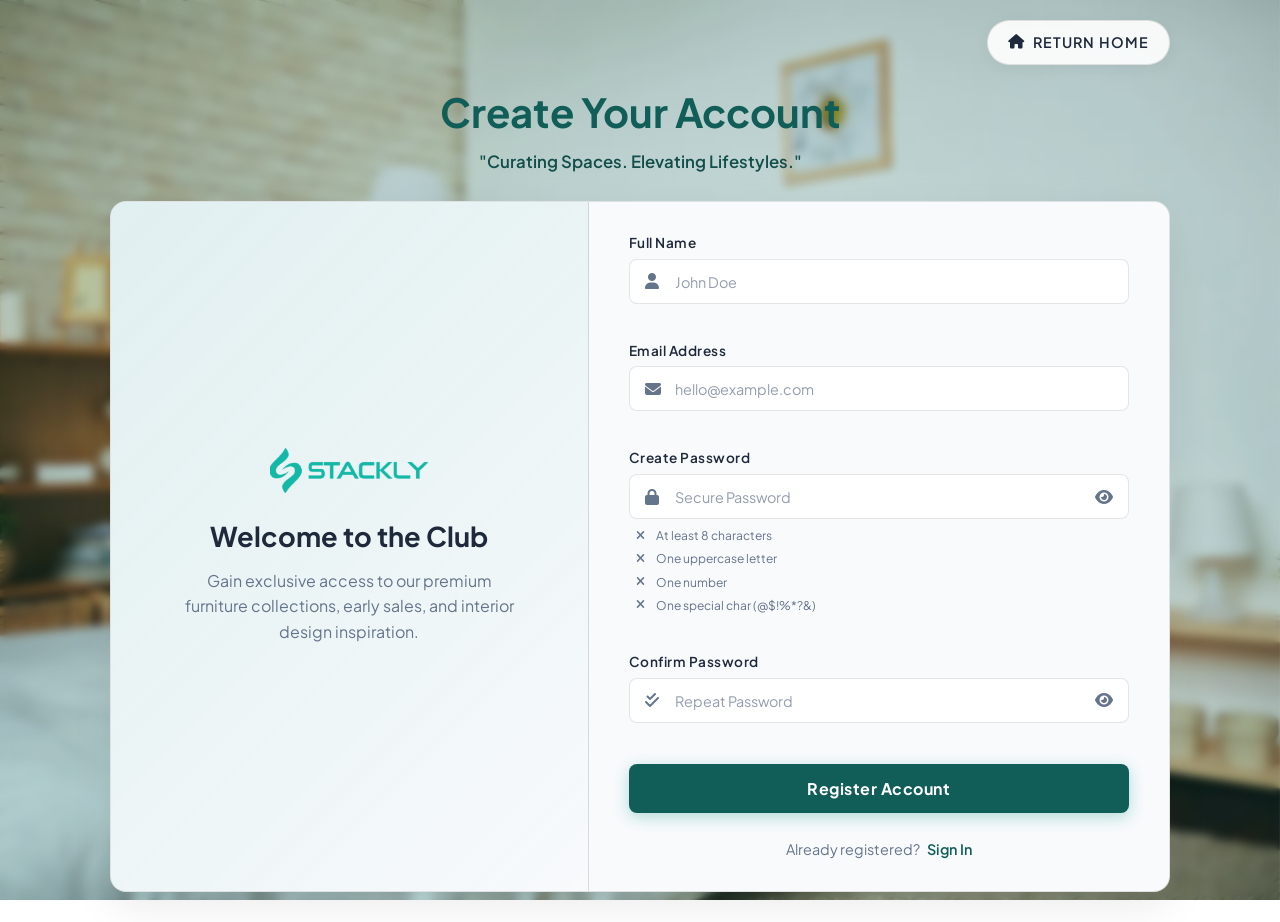
<file: pages/signup.html>
<!DOCTYPE html>
<html lang="en">

<head>
    <meta charset="UTF-8">
    <meta name="viewport" content="width=device-width, initial-scale=1.0">
    <title>Create Account | Premium Furniture</title>
    <link rel="icon" type="image/svg+xml"
        href="data:image/svg+xml,<svg xmlns='http://www.w3.org/2000/svg' viewBox='0 0 512 512'><path fill='%230d9488' d='M256 512A256 256 0 1 0 256 0a256 256 0 1 0 0 512zM369 209L241 337c-9.4 9.4-24.6 9.4-33.9 0l-64-64c-9.4-9.4-9.4-24.6 0-33.9s24.6-9.4 33.9 0l47 47L335 175c9.4-9.4 24.6-9.4 33.9 0s9.4 24.6 0 33.9z'/></svg>">
    <link rel="stylesheet" href="../css/signup.css">
    <link rel="preconnect" href="https://fonts.googleapis.com">
    <link rel="preconnect" href="https://fonts.gstatic.com" crossorigin>
    <link href="https://fonts.googleapis.com/css2?family=Plus+Jakarta+Sans:wght@300;400;500;600;700&display=swap"
        rel="stylesheet">
    <link rel="stylesheet" href="https://cdnjs.cloudflare.com/ajax/libs/font-awesome/6.4.0/css/all.min.css">
</head>

<body>
    <script>
        if (localStorage.getItem('furniture-theme') === 'light') {
            document.body.classList.add('light-theme');
        }
    </script>

    <div id="page-loader">
        <div class="loader-content">
            <img src="../assets/Header/logo.webp" alt="Brand Logo" class="loader-img"
                onerror="this.src='data:image/svg+xml,<svg xmlns=\'http://www.w3.org/2000/svg\' viewBox=\'0 0 200 50\'><text y=\'35\' font-family=\'sans-serif\' font-weight=\'bold\' font-size=\'30\' fill=\'%230d9488\'>BrandLogo</text></svg>'">
            <p>Preparing Showroom...</p>
        </div>
    </div>

    <div class="page-bg">
        <img src="../assets/SignUp/Bgg.webp" alt="Modern Furniture Background"
            onerror="this.src='https://images.unsplash.com/photo-1618220179428-22790b461013?ixlib=rb-4.0.3&auto=format&fit=crop&w=1920&q=80'">
        <div class="overlay-teal"></div>
    </div>

    <div class="page-wrapper">

        <div class="top-action-bar fade-in">
            <a href="../index.html" class="return-home-btn">
                <i class="fa-solid fa-house"></i> Return Home
            </a>
        </div>

        <div class="page-heading fade-in">
            <h1 class="static-color-title">Create Your Account</h1>
            <p class="static-color-para">"Curating Spaces. Elevating Lifestyles."</p>
        </div>

        <div class="signup-container fade-in-up">

            <div class="split-left">
                <div class="left-content">
                    <a href="../index.html">
                        <img src="../assets/Header/logo.webp" alt="Brand Logo" class="brand-logo"
                            onerror="this.src='data:image/svg+xml,<svg xmlns=\'http://www.w3.org/2000/svg\' viewBox=\'0 0 200 50\'><text y=\'35\' font-family=\'sans-serif\' font-weight=\'bold\' font-size=\'30\' fill=\'%230d9488\'>BrandLogo</text></svg>'">
                    </a>
                    <h2>Welcome to the Club</h2>
                    <p>Gain exclusive access to our premium furniture collections, early sales, and interior design
                        inspiration.</p>
                </div>
            </div>

            <div class="split-right">
                <form id="signup-form" novalidate>

                    <div class="form-group">
                        <label for="fullname">Full Name</label>
                        <div class="input-wrapper">
                            <i class="fa-solid fa-user input-icon"></i>
                            <input type="text" id="fullname" name="fullname" placeholder="John Doe" autocomplete="name">
                        </div>
                        <span class="error-msg" id="name-error"></span>
                    </div>

                    <div class="form-group">
                        <label for="email">Email Address</label>
                        <div class="input-wrapper">
                            <i class="fa-solid fa-envelope input-icon"></i>
                            <input type="email" id="email" name="email" placeholder="hello@example.com"
                                autocomplete="email">
                        </div>
                        <span class="error-msg" id="email-error"></span>
                    </div>

                    <div class="form-group">
                        <label for="password">Create Password</label>
                        <div class="input-wrapper">
                            <i class="fa-solid fa-lock input-icon"></i>
                            <input type="password" id="password" name="password" placeholder="Secure Password"
                                autocomplete="new-password">
                            <i class="fa-solid fa-eye toggle-password" id="toggle-pwd"></i>
                        </div>

                        <ul class="password-conditions" id="password-conditions">
                            <li id="cond-length"><i class="fa-solid fa-xmark"></i> At least 8 characters</li>
                            <li id="cond-upper"><i class="fa-solid fa-xmark"></i> One uppercase letter</li>
                            <li id="cond-number"><i class="fa-solid fa-xmark"></i> One number</li>
                            <li id="cond-special"><i class="fa-solid fa-xmark"></i> One special char (@$!%*?&)</li>
                        </ul>
                        <span class="error-msg" id="password-error"></span>
                    </div>

                    <div class="form-group">
                        <label for="confirm-password">Confirm Password</label>
                        <div class="input-wrapper">
                            <i class="fa-solid fa-check-double input-icon"></i>
                            <input type="password" id="confirm-password" name="confirm-password"
                                placeholder="Repeat Password" autocomplete="new-password">
                            <i class="fa-solid fa-eye toggle-password" id="toggle-confirm-pwd"></i>
                        </div>
                        <span class="error-msg" id="confirm-error"></span>
                    </div>

                    <button type="submit" class="btn btn-primary full-width">Register Account</button>

                    <div class="auth-links">
                        <span>Already registered?</span>
                        <a href="login.html" class="login-link">Sign In</a>
                    </div>
                </form>
            </div>
        </div>
    </div>

    <script>
        // Loader Logic
        window.addEventListener('load', () => {
            const loader = document.getElementById('page-loader');
            loader.style.opacity = '0';
            setTimeout(() => { loader.style.display = 'none'; }, 300);
        });

        // Fix for bfcache (back button) on GitHub Pages
        window.addEventListener('pageshow', (e) => {
            if (e.persisted) {
                const loader = document.getElementById('page-loader');
                if (loader) { loader.style.opacity = '0'; loader.style.display = 'none'; }
            }
        });

        // Link Interceptor for Loader
        document.querySelectorAll('a').forEach(link => {
            link.addEventListener('click', function (e) {
                const href = this.getAttribute('href');
                if (href && href !== '#' && !href.startsWith('javascript') && !this.classList.contains('toggle-password')) {
                    e.preventDefault();
                    const loader = document.getElementById('page-loader');
                    loader.style.display = 'flex';
                    setTimeout(() => { loader.style.opacity = '1'; }, 10);
                    setTimeout(() => { window.location.href = href; }, 400);
                }
            });
        });

        // Form Elements
        const form = document.getElementById('signup-form');
        const fullName = document.getElementById('fullname');
        const email = document.getElementById('email');
        const password = document.getElementById('password');
        const confirmPassword = document.getElementById('confirm-password');

        // Toggle Password Visibility Logic
        const togglePwd = document.getElementById('toggle-pwd');
        const toggleConfirmPwd = document.getElementById('toggle-confirm-pwd');

        togglePwd.addEventListener('click', function () {
            const type = password.getAttribute('type') === 'password' ? 'text' : 'password';
            password.setAttribute('type', type);
            this.classList.toggle('fa-eye');
            this.classList.toggle('fa-eye-slash');
        });

        toggleConfirmPwd.addEventListener('click', function () {
            const type = confirmPassword.getAttribute('type') === 'password' ? 'text' : 'password';
            confirmPassword.setAttribute('type', type);
            this.classList.toggle('fa-eye');
            this.classList.toggle('fa-eye-slash');
        });

        // Error Message Spans
        const nameError = document.getElementById('name-error');
        const emailError = document.getElementById('email-error');
        const passwordError = document.getElementById('password-error');
        const confirmError = document.getElementById('confirm-error');

        // Password Condition List Items
        const condLength = document.getElementById('cond-length');
        const condUpper = document.getElementById('cond-upper');
        const condNumber = document.getElementById('cond-number');
        const condSpecial = document.getElementById('cond-special');

        // REAL-TIME NAME VALIDATION: Only letters and spaces allowed
        fullName.addEventListener('input', function () {
            this.value = this.value.replace(/[^a-zA-Z\s]/g, '');
        });

        // Regex Helpers
        const isValidName = (name) => {
            const re = /^[A-Za-z\s]+$/;
            return re.test(name);
        };

        const isValidEmail = (email) => {
            const re = /^(([^<>()[\]\\.,;:\s@"]+(\.[^<>()[\]\\.,;:\s@"]+)*)|(".+"))@((\[[0-9]{1,3}\.[0-9]{1,3}\.[0-9]{1,3}\.[0-9]{1,3}\])|(([a-zA-Z\-0-9]+\.)+[a-zA-Z]{2,}))$/;
            return re.test(String(email).toLowerCase());
        };

        // Real-time Password Strength Checking
        password.addEventListener('input', () => {
            const val = password.value;

            updateCondition(condLength, val.length >= 8);
            updateCondition(condUpper, /[A-Z]/.test(val));
            updateCondition(condNumber, /\d/.test(val));
            updateCondition(condSpecial, /[@$!%*?&]/.test(val));
        });

        function updateCondition(element, isValid) {
            const icon = element.querySelector('i');
            if (isValid) {
                element.classList.add('valid');
                icon.classList.remove('fa-xmark');
                icon.classList.add('fa-check');
            } else {
                element.classList.remove('valid');
                icon.classList.remove('fa-check');
                icon.classList.add('fa-xmark');
            }
        }

        // Final Validation on Submit
        const isStrongPassword = (password) => {
            const re = /^(?=.*[A-Z])(?=.*\d)(?=.*[@$!%*?&])[A-Za-z\d@$!%*?&]{8,}$/;
            return re.test(password);
        };

        const clearErrors = () => {
            nameError.innerText = '';
            emailError.innerText = '';
            passwordError.innerText = '';
            confirmError.innerText = '';
            document.querySelectorAll('.input-wrapper').forEach(wrapper => {
                wrapper.classList.remove('error-border');
            });
        };

        const showError = (element, errorSpan, message) => {
            errorSpan.innerText = message;
            element.parentElement.classList.add('error-border');
        };

        form.addEventListener('submit', (e) => {
            e.preventDefault();
            clearErrors();
            let isFormValid = true;

            // Name Validation
            if (fullName.value.trim() === '') {
                showError(fullName, nameError, 'Full name is required');
                isFormValid = false;
            } else if (!isValidName(fullName.value.trim())) {
                showError(fullName, nameError, 'Only letters and spaces are allowed');
                isFormValid = false;
            }

            // Email Validation
            if (email.value.trim() === '') {
                showError(email, emailError, 'Email is required');
                isFormValid = false;
            } else if (!isValidEmail(email.value.trim())) {
                showError(email, emailError, 'Please enter a valid email');
                isFormValid = false;
            }

            // Password Validation
            if (password.value === '') {
                showError(password, passwordError, 'Password is required');
                isFormValid = false;
            } else if (!isStrongPassword(password.value)) {
                showError(password, passwordError, 'Please meet all password requirements above');
                isFormValid = false;
            }

            // Confirm Password Validation
            if (confirmPassword.value === '') {
                showError(confirmPassword, confirmError, 'Please confirm your password');
                isFormValid = false;
            } else if (password.value !== confirmPassword.value) {
                showError(confirmPassword, confirmError, 'Passwords do not match');
                isFormValid = false;
            }

            // Redirect on success
            if (isFormValid) {
                const loader = document.getElementById('page-loader');
                loader.style.display = 'flex';
                setTimeout(() => { loader.style.opacity = '1'; }, 10);
                setTimeout(() => { window.location.href = 'error.html'; }, 400);
            }
        });
    </script>
</body>

</html>
</file>
<file: css/style.css>
:root {
    --bg-rich: #0f172a;
    --bg-card: #1e293b;
    --primary-white: #f8fafc;
    --accent-teal: #0d9488;
    --accent-hover: #0f766e;
    --text-main: #f1f5f9;
    --text-muted: #94a3b8;
    --header-bg: rgba(15, 23, 42, 0.95);
    --footer-bg: #0f172a;
    --border-light: rgba(255, 255, 255, 0.1);
    --input-bg: #1e293b;
    --font-main: 'Plus Jakarta Sans', sans-serif;
    --transition: all 0.3s ease-in-out;
    --error-color: #ef4444;
}

body.light-theme {
    --bg-rich: #ffffff;
    --bg-card: #f8fafc;
    --primary-white: #0f172a;
    --accent-teal: #115e59;
    --accent-hover: #134e4a;
    --text-main: #1e293b;
    --text-muted: #64748b;
    --header-bg: rgba(255, 255, 255, 0.95);
    --footer-bg: #ffffff;
    --border-light: rgba(0, 0, 0, 0.1);
    --input-bg: #ffffff;
}

* {
    margin: 0;
    padding: 0;
    box-sizing: border-box;
    scroll-behavior: smooth;
}

body {
    font-family: var(--font-main);
    background-color: var(--bg-rich);
    color: var(--text-main);
    line-height: 1.6;
    overflow-x: hidden;
    transition: background-color 0.3s, color 0.3s;
}

body.menu-open {
    overflow: hidden;
}

a {
    text-decoration: none;
    color: inherit;
    transition: var(--transition);
}

ul {
    list-style: none;
}

img,
video {
    max-width: 100%;
    display: block;
}

.container {
    max-width: 1300px;
    margin: 0 auto;
    padding: 0 20px;
}

h1,
h2,
h3,
h4 {
    margin-bottom: 1rem;
    font-weight: 700;
    color: var(--text-main);
    letter-spacing: -0.5px;
}

p {
    margin-bottom: 1rem;
    color: var(--text-muted);
    font-weight: 400;
}

/* Logo */
.site-logo,
.footer-logo {
    height: 40px;
    width: auto;
    object-fit: contain;
    transition: var(--transition);
}

/* --- Full Page Loader --- */
#page-loader {
    position: fixed;
    top: 0;
    left: 0;
    width: 100%;
    height: 100%;
    background-color: rgba(15, 23, 42, 0.9);
    z-index: 9999;
    display: flex;
    justify-content: center;
    align-items: center;
    backdrop-filter: blur(10px);
    transition: opacity 0.3s ease;
}

body.light-theme #page-loader {
    background-color: rgba(255, 255, 255, 0.9);
}

.loader-content {
    text-align: center;
}

.loader-img {
    height: 60px;
    margin: 0 auto 15px;
    animation: pulse 1.5s infinite;
}

.loader-content p {
    color: var(--accent-teal);
    margin-top: 15px;
    font-weight: 600;
    letter-spacing: 1px;
    text-transform: uppercase;
    font-size: 0.9rem;
}

@keyframes pulse {
    0% {
        opacity: 0.5;
    }

    50% {
        opacity: 1;
    }

    100% {
        opacity: 0.5;
    }
}

/* --- Cart Toast --- */
.toast {
    position: fixed;
    top: 100px;
    right: 20px;
    background-color: var(--bg-card);
    border-left: 5px solid #10b981;
    color: var(--text-main);
    padding: 15px 25px;
    border-radius: 8px;
    display: flex;
    align-items: center;
    gap: 15px;
    box-shadow: 0 10px 30px rgba(0, 0, 0, 0.4);
    z-index: 2000;
    opacity: 0;
    transform: translateX(50px);
    transition: all 0.4s cubic-bezier(0.68, -0.55, 0.27, 1.55);
    pointer-events: none;
}

.toast-icon {
    background: rgba(16, 185, 129, 0.2);
    color: #10b981;
    width: 30px;
    height: 30px;
    border-radius: 50%;
    display: flex;
    align-items: center;
    justify-content: center;
    font-size: 0.9rem;
}

.toast.show {
    opacity: 1;
    transform: translateX(0);
}

/* --- Scroll To Top --- */
#scrollToTopBtn {
    position: fixed;
    bottom: 30px;
    right: 30px;
    background: var(--accent-teal);
    color: white;
    width: 50px;
    height: 50px;
    border-radius: 50%;
    border: none;
    cursor: pointer;
    box-shadow: 0 4px 15px rgba(13, 148, 136, 0.4);
    font-size: 1.2rem;
    z-index: 900;
    opacity: 0;
    visibility: hidden;
    transition: var(--transition);
    transform: translateY(20px);
}

#scrollToTopBtn:hover {
    transform: translateY(-3px);
    background: var(--accent-hover);
}

#scrollToTopBtn.visible {
    opacity: 1;
    visibility: visible;
    transform: translateY(0);
}

/* --- Buttons --- */
.btn {
    display: inline-block;
    padding: 12px 30px;
    border-radius: 6px;
    font-weight: 600;
    cursor: pointer;
    text-align: center;
    border: 1px solid transparent;
    transition: var(--transition);
    font-size: 0.95rem;
}

.btn-primary {
    background-color: var(--accent-teal);
    color: white;
    box-shadow: 0 4px 14px rgba(13, 148, 136, 0.3);
}

.btn-primary:hover {
    background-color: var(--accent-hover);
    transform: translateY(-2px);
    box-shadow: 0 6px 20px rgba(13, 148, 136, 0.5);
    color: white;
}

.btn-outline {
    border: 1px solid white;
    color: white;
    background: transparent;
}

.btn-outline:hover {
    background: white;
    color: var(--accent-teal);
}

.btn-outline-teal {
    border: 1px solid var(--accent-teal);
    color: var(--accent-teal);
}

.btn-outline-teal:hover {
    background: var(--accent-teal);
    color: white;
}

.btn-outline-white {
    border: 1px solid white;
    color: white;
}

.btn-outline-white:hover {
    background: white;
    color: var(--accent-teal);
}

.btn-sm {
    padding: 8px 15px;
    font-size: 0.85rem;
}

.full-width {
    width: 100%;
}

.btn-live-line {
    position: relative;
    overflow: hidden;
    background: transparent;
    border: 1px solid rgba(13, 148, 136, 0.3);
    color: var(--text-main);
    z-index: 1;
    padding: 12px 20px;
}

.btn-live-line::before {
    content: '';
    position: absolute;
    top: -50%;
    left: -50%;
    width: 200%;
    height: 200%;
    background: conic-gradient(transparent, transparent, transparent, var(--accent-teal));
    animation: rotateLine 3s linear infinite;
    z-index: -2;
    opacity: 0;
    transition: opacity 0.3s;
}

.btn-live-line::after {
    content: '';
    position: absolute;
    inset: 2px;
    background: var(--bg-card);
    border-radius: 4px;
    z-index: -1;
    transition: background 0.3s;
}

.product-card:hover .btn-live-line::before,
.best-cell:hover .btn-live-line::before {
    opacity: 1;
}

.btn-live-line:hover::after {
    background: var(--accent-teal);
}

.btn-live-line span {
    position: relative;
    z-index: 2;
    transition: color 0.3s;
    font-weight: 600;
    text-transform: uppercase;
    letter-spacing: 1px;
}

.btn-live-line:hover span {
    color: white;
}

@keyframes rotateLine {
    100% {
        transform: rotate(360deg);
    }
}

/* --- Header / Navigation (Matching Reference Code Ditto) --- */
.headerWrap {
    display: flex;
    align-items: center;
    justify-content: space-between;
    gap: 3rem;
    padding: 1rem 2rem;
    background: var(--bg-rich);
    position: fixed;
    top: 0;
    left: 0;
    border-bottom: 1px solid var(--border-light);
    width: 100%;
    height: 80px;
    z-index: 1000;
    transition: var(--transition);
}

.headerWrap.sticky {
    background: var(--header-bg);
    backdrop-filter: blur(10px);
    box-shadow: 0 4px 20px rgba(0, 0, 0, 0.05);
}

.linksWrap ul {
    display: flex;
    justify-content: center;
    align-items: center;
    gap: 1.2rem;
    margin: 0;
    padding: 0;
}

.linksWrap a {
    color: var(--text-main);
    font-weight: 500;
    padding: 6px 10px;
    border-radius: 6px;
    position: relative;
    font-size: 0.9rem;
    white-space: nowrap;
    text-transform: uppercase;
    letter-spacing: 1px;
}

.linksWrap a:hover {
    color: var(--accent-teal);
    background: rgba(13, 148, 136, 0.1);
    transform: translateY(-1px);
}

.linksWrap a::after {
    content: '';
    position: absolute;
    bottom: 0;
    left: 50%;
    width: 0;
    height: 2px;
    background: var(--accent-teal);
    transition: all 0.3s ease;
    transform: translateX(-50%);
}

.linksWrap a:hover::after {
    width: 70%;
}

.theme-toggle-li {
    display: flex;
    align-items: center;
    justify-content: center;
    margin-left: 5px;
}

/* Custom Theme Switch Button per user request (Pill Design) */
#theme-toggle-btn {
    background: var(--bg-card);
    border: 1px solid var(--border-light);
    color: var(--accent-teal);
    width: 50px;
    height: 26px;
    border-radius: 30px;
    display: flex;
    align-items: center;
    position: relative;
    cursor: pointer;
    padding: 0;
    transition: var(--transition);
}

#theme-toggle-btn:hover {
    box-shadow: 0 2px 10px rgba(13, 148, 136, 0.3);
}

#theme-toggle-btn i {
    position: absolute;
    left: 6px;
    font-size: 0.85rem;
    transition: all 0.3s ease;
}

body.light-theme #theme-toggle-btn i {
    left: 30px;
    transform: rotate(360deg);
}

/* --- Cart Badge (sup) / Checkout text --- */
.cart-nav-icon {
    position: relative;
    display: inline-flex;
    align-items: center;
}

.cart-nav-icon.checkout-text {
    font-weight: 700;
    text-transform: uppercase;
    color: var(--accent-teal);
    letter-spacing: 1px;
}

.cart-nav-icon.checkout-text:hover {
    color: var(--accent-hover);
}

.cart-nav-icon sup {
    position: absolute;
    top: -8px;
    right: -10px;
    background: #ef4444;
    color: #fff;
    font-size: 0.65rem;
    font-weight: 700;
    min-width: 18px;
    height: 18px;
    border-radius: 50%;
    display: flex;
    align-items: center;
    justify-content: center;
    line-height: 1;
    padding: 0 3px;
    box-shadow: 0 2px 6px rgba(239, 68, 68, 0.5);
    pointer-events: none;
}

.dropdown {
    position: relative;
}

.dropdownMenu {
    position: absolute;
    top: 80%;
    left: 0;
    background: var(--bg-card);
    backdrop-filter: blur(10px);
    box-shadow: 0 5px 20px rgba(0, 0, 0, 0.1);
    border-radius: 8px;
    padding: 8px 0px;
    min-width: 160px;
    opacity: 0;
    visibility: hidden;
    transform: translateY(-8px);
    transition: all 0.3s ease;
    z-index: 1000;
    border: 1px solid var(--border-light);
    display: block !important;
}

.dropdown:hover .dropdownMenu {
    opacity: 1;
    visibility: visible;
    transform: translateY(5px);
}

.dropdownMenu li {
    padding: 0;
}

.dropdownMenu a {
    display: block;
    padding: 10px 25px;
    color: var(--text-main);
    font-weight: 500;
    font-size: 0.85rem;
    transition: padding-left 0.3s ease;
    text-transform: none;
}

.dropdownMenu a:hover {
    background: rgba(13, 148, 136, 0.1);
    color: var(--accent-teal);
    transform: none;
    padding-left: 30px;
    border-left: 2px solid var(--accent-teal);
}

.dropdownMenu a::after {
    display: none;
}

.dropdownHeader {
    display: flex;
    align-items: center;
    justify-content: center;
    gap: 8px;
}

.dropdownToggle {
    display: none;
    background: none;
    border: none;
    cursor: pointer;
    padding: 4px;
    color: var(--text-main);
}

.hamburger {
    display: none;
    font-size: 1.6rem;
    cursor: pointer;
    padding: 6px;
    border-radius: 6px;
    color: var(--text-main);
    transition: var(--transition);
    background: transparent;
    border: 2px solid transparent;
    z-index: 1001;
}

.hamburger:hover {
    color: var(--accent-teal);
}

.topCloseBtn {
    display: none;
    position: absolute;
    top: 15px;
    right: 15px;
    font-size: 1.6rem;
    color: var(--text-muted);
    cursor: pointer;
    transition: var(--transition);
}

.topCloseBtn:hover {
    color: var(--accent-teal);
    transform: scale(1.1);
}

.menuOverlay {
    position: fixed;
    top: 0;
    left: 0;
    right: 0;
    bottom: 0;
    background: rgba(0, 0, 0, 0.7);
    z-index: 998;
    display: none;
}

/* --- Section 1: Hero Carousel --- */
.hero-carousel {
    position: relative;
    width: 100%;
    height: 100vh;
    overflow: hidden;
    background-color: var(--bg-rich);
}

.carousel-slide {
    position: absolute;
    top: 0;
    left: 0;
    width: 100%;
    height: 100%;
    opacity: 0;
    transition: opacity 1s ease-in-out;
    z-index: 1;
}

.carousel-slide.active {
    opacity: 1;
    z-index: 2;
}

.carousel-slide .bg-img {
    width: 100%;
    height: 100%;
    object-fit: cover;
    transform: scale(1.05);
    transition: transform 3s ease;
}

.carousel-slide.active .bg-img {
    transform: scale(1);
}

.carousel-content {
    position: absolute;
    top: 50%;
    transform: translateY(-50%);
    z-index: 3;
    width: 100%;
    padding: 0 5%;
}

.carousel-content.right-align {
    text-align: right;
    display: flex;
    flex-direction: column;
    align-items: flex-end;
    right: 1%;
}

.carousel-content.left-align {
    text-align: left;
    display: flex;
    flex-direction: column;
    align-items: flex-start;
    padding-left: 8%;
}

.carousel-content h1 {
    font-size: 4.5rem;
    color: #000;
    margin-bottom: 20px;
    text-shadow: none;
    line-height: 1.1;
    max-width: 800px;
    transform: translateY(30px);
    opacity: 0;
    transition: all 0.8s ease 0.3s;
}

.hero-para {
    font-size: 1.25rem;
    color: #000;
    max-width: 650px;
    margin-bottom: 30px;
    font-weight: 500;
    line-height: 1.6;
    transform: translateY(30px);
    opacity: 0;
    transition: all 0.8s ease 0.4s;
}

.carousel-slide.active .carousel-content h1,
.carousel-slide.active .hero-para {
    transform: translateY(0);
    opacity: 1;
}

.carousel-btns {
    display: flex;
    gap: 15px;
    transform: translateY(30px);
    opacity: 0;
    transition: all 0.8s ease 0.5s;
}

.carousel-slide.active .carousel-btns {
    transform: translateY(0);
    opacity: 1;
}

/* Updated buttons based on request (black styling) */
.carousel-btns .btn-primary {
    background-color: #000;
    color: #fff;
    border: 1px solid #000;
}

.carousel-btns .btn-primary:hover {
    background-color: var(--accent-teal);
    border-color: var(--accent-teal);
}

.carousel-btns .btn-outline {
    border: 1px solid #000;
    color: #000;
    background: transparent;
}

.carousel-btns .btn-outline:hover {
    background: #000;
    color: #fff;
}

/* --- Section 2: Brands Integrations --- */
.brands-section {
    padding: 80px 0 100px;
    background-color: var(--bg-card);
    border-bottom: 1px solid var(--border-light);
    text-align: center;
}

.brands-content {
    max-width: 800px;
    margin: 0 auto 50px;
    padding: 0 20px;
}

.brands-content p {
    font-size: 1.1rem;
    margin-bottom: 30px;
}

.brands-content .btn {
    padding: 12px 35px;
}

.marquee-container {
    width: 100%;
    overflow: hidden;
    position: relative;
    padding: 20px 0;
    background: var(--bg-rich);
    border-top: 1px solid var(--border-light);
    border-bottom: 1px solid var(--border-light);
}

.marquee-content {
    display: flex;
    width: max-content;
    animation: marquee 25s linear infinite;
}

.marquee-container:hover .marquee-content {
    animation-play-state: paused;
}

.brand-item {
    padding: 0 40px;
    font-size: 2.2rem;
    font-weight: 800;
    text-transform: uppercase;
    color: transparent;
    -webkit-text-stroke: 1px var(--text-muted);
    transition: all 0.4s ease;
    cursor: default;
}

.brand-item:hover {
    color: var(--accent-teal);
    -webkit-text-stroke: 0px;
    text-shadow: 0 0 15px rgba(13, 148, 136, 0.4);
    transform: scale(1.1);
}

@keyframes marquee {
    0% {
        transform: translateX(0);
    }

    100% {
        transform: translateX(-50%);
    }
}

/* --- Section 3: Best Selling (3x2 Grid) --- */
.best-selling {
    padding: 100px 0;
    background-color: var(--bg-rich);
}

.best-grid {
    display: grid;
    grid-template-columns: repeat(3, 1fr);
    gap: 30px;
    margin-top: 50px;
}

.best-cell {
    position: relative;
    border-radius: 12px;
    overflow: hidden;
    background: var(--bg-card);
    aspect-ratio: 4/5;
    box-shadow: 0 10px 30px rgba(0, 0, 0, 0.15);
}

.best-cell img {
    width: 100%;
    height: 100%;
    object-fit: cover;
    transition: transform 0.6s ease;
}

.best-cell:hover img {
    transform: scale(1.08);
}

.best-overlay {
    position: absolute;
    inset: 0;
    background: linear-gradient(to top, rgba(13, 17, 23, 0.95) 0%, rgba(13, 17, 23, 0.4) 50%, transparent 100%);
    display: flex;
    flex-direction: column;
    justify-content: flex-end;
    padding: 30px;
    opacity: 0.9;
    transition: all 0.4s ease;
}

/* Better light theme contrast for best-selling elements */
body.light-theme .best-overlay {
    background: linear-gradient(to right, rgba(255, 255, 255, 0.95) 0%, rgba(0, 0, 0, 0.4) 80%, transparent 100%);
}

.best-cell:hover .best-overlay {
    background: rgba(13, 17, 23, 0.9);
}

body.light-theme .best-cell:hover .best-overlay {
    background: linear-gradient(to top, rgba(255, 255, 255, 0.98) 0%, rgba(255, 255, 255, 0.8) 50%, rgba(255, 255, 255, 0.4) 100%);
}

.best-details {
    transform: translateY(20px);
    transition: all 0.4s ease;
}

.best-cell:hover .best-details {
    transform: translateY(0);
}

.best-details h3 {
    font-size: 1.5rem;
    margin-bottom: 5px;
}

body.light-theme .best-details h3 {
    color: var(--text-main);
}

.best-details .price {
    color: var(--accent-teal);
    font-size: 1.2rem;
    font-weight: 700;
    margin-bottom: 15px;
}

.best-actions {
    display: grid;
    grid-template-columns: 1fr 1fr;
    gap: 10px;
    opacity: 0;
    transform: translateY(20px);
    transition: all 0.4s ease 0.1s;
}

.best-cell:hover .best-actions {
    opacity: 1;
    transform: translateY(0);
}

.best-actions .btn {
    padding: 10px;
    font-size: 0.8rem;
}

body.light-theme .best-overlay .btn-outline-white {
    border-color: var(--text-main);
    color: var(--text-main);
}

body.light-theme .best-overlay .btn-outline-white:hover {
    background: var(--text-main);
    color: var(--bg-card);
}

/* --- Section 4: Summer Sale Parallax --- */
.summer-sale {
    position: relative;
    height: 700px;
    background-image: url('../assets/Home1/Bg/BBg.webp');
    background-attachment: fixed;
    background-position: center;
    background-repeat: no-repeat;
    background-size: cover;
    display: flex;
    align-items: center;
    justify-content: center;
    text-align: center;
}

.summer-sale::before {
    content: '';
    position: absolute;
    inset: 0;
    background: rgba(0, 0, 0, 0.18);
    z-index: 1;
}

.summer-content {
    position: relative;
    z-index: 2;
    color: white;
}

.summer-content h2 {
    font-size: 4rem;
    color: white;
    text-transform: uppercase;
    letter-spacing: 2px;
    margin-bottom: 15px;
}

.summer-content p {
    font-size: 1.5rem;
    color: #f1f5f9;
    margin-bottom: 30px;
}

/* --- Section 5: Interior Inspirations FX (Professional Grid) --- */
.gallery-fx {
    padding: 100px 0;
    background-color: var(--bg-card);
}

.inspiration-grid {
    display: grid;
    grid-template-columns: repeat(6, 1fr);
    grid-auto-rows: 350px;
    gap: 20px;
}

.inspiration-grid .insp-item {
    position: relative;
    border-radius: 12px;
    overflow: hidden;
    background: var(--bg-rich);
    box-shadow: 0 4px 15px rgba(0, 0, 0, 0.1);
}

/* First row: 3 images (span 2 each) */
.inspiration-grid .insp-item:nth-child(1),
.inspiration-grid .insp-item:nth-child(2),
.inspiration-grid .insp-item:nth-child(3) {
    grid-column: span 2;
}

/* Second row: 2 images (span 3 each) */
.inspiration-grid .insp-item:nth-child(4),
.inspiration-grid .insp-item:nth-child(5) {
    grid-column: span 3;
}

.insp-item img {
    width: 100%;
    height: 100%;
    object-fit: cover;
    transition: transform 0.6s ease;
}

/* Slight scale, not overly scaled as requested */
.insp-item:hover img {
    transform: scale(1.05);
    /* very slight scale */
}

/* Ensure the overlay is always somewhat visible so context shows */
.insp-overlay {
    position: absolute;
    inset: 0;
    background: linear-gradient(to top, rgba(15, 23, 42, 0.9) 0%, transparent 60%);
    display: flex;
    flex-direction: column;
    justify-content: flex-end;
    padding: 25px 30px;
    opacity: 1;
    /* Always visible slightly */
    transition: all 0.4s ease;
}

body.light-theme .insp-overlay {
    background: linear-gradient(to top, rgba(255, 255, 255, 0.9) 0%, transparent 60%);
}

.insp-item:hover .insp-overlay {
    background: linear-gradient(to top, rgba(15, 23, 42, 0.95) 0%, rgba(15, 23, 42, 0.5) 100%);
}

body.light-theme .insp-item:hover .insp-overlay {
    background: linear-gradient(to top, rgba(255, 255, 255, 0.95) 0%, rgba(255, 255, 255, 0.6) 100%);
}

.insp-content {
    transform: translateY(70px);
    transition: all 0.4s ease;
}

.insp-item:hover .insp-content {
    transform: translateY(0);
}

.insp-content h3 {
    font-size: 1.6rem;
    margin-bottom: 5px;
    color: white;
}

body.light-theme .insp-content h3 {
    color: var(--text-main);
}

/* paragraph and btns fade in on hover */
.insp-content p {
    color: #e2e8f0;
    margin-bottom: 20px;
    font-size: 0.95rem;
    opacity: 0;
    transition: all 0.4s ease;
}

body.light-theme .insp-content p {
    color: var(--text-main);
}

.insp-btn-wrap {
    opacity: 0;
    transition: all 0.4s ease;
}

.insp-btn-wrap .btn {
    padding: 10px 25px;
    margin-right: 5px;
}

.insp-item:hover .insp-content p,
.insp-item:hover .insp-btn-wrap {
    opacity: 1;
}


/* Alternate light theme buttons inside inspiration grid */
body.light-theme .insp-overlay .btn-outline-white {
    border-color: var(--text-main);
    color: var(--text-main);
}

body.light-theme .insp-overlay .btn-outline-white:hover {
    background: var(--text-main);
    color: var(--bg-card);
}

/* --- Overlay Animation utilities --- */
.fade-in {
    opacity: 0;
    transform: translateY(30px);
    transition: opacity 0.8s ease-out, transform 0.8s ease-out;
}

.fade-in.visible {
    opacity: 1;
    transform: translateY(0);
}

/* --- Footer --- */
footer {
    background-color: var(--footer-bg);
    padding: 70px 0 0;
    border-top: 1px solid var(--border-light);
    transition: var(--transition);
}

.footerWrap {
    display: grid;
    grid-template-columns: 2fr 1fr 1fr 1.5fr 1.5fr;
    gap: 50px;
}

.logoContainer {
    margin-bottom: 30px;
}

.footer-desc {
    font-size: 0.95rem;
    color: var(--text-muted);
    line-height: 1.8;
}

footer h4 {
    color: var(--text-main);
    margin-bottom: 25px;
    font-size: 1.1rem;
    border-bottom: 2px solid var(--accent-teal);
    display: inline-block;
    padding-bottom: 5px;
}

.footer-links li {
    margin-bottom: 12px;
}

.footer-links a {
    color: var(--text-muted);
    font-size: 0.95rem;
    transition: var(--transition);
}

.footer-links a:hover {
    color: var(--accent-teal);
    padding-left: 5px;
}

.contactInfo li {
    display: flex;
    align-items: flex-start;
    gap: 10px;
    margin-bottom: 15px;
    color: var(--text-muted);
    font-size: 0.95rem;
}

.contactInfo i {
    color: var(--accent-teal);
    margin-top: 4px;
}

.subscribe-form {
    margin-bottom: 20px;
}

.subscribe-form input {
    width: 100%;
    padding: 14px;
    background: var(--input-bg);
    border: 1px solid var(--border-light);
    color: var(--text-main);
    border-radius: 4px;
    margin-bottom: 10px;
    outline: none;
    font-family: var(--font-main);
}

.subscribe-form input:focus {
    border-color: var(--accent-teal);
}

.media {
    display: flex;
    gap: 10px;
}

.socialLink {
    width: 38px;
    height: 38px;
    background: var(--bg-card);
    border: 1px solid var(--border-light);
    border-radius: 50%;
    display: flex;
    justify-content: center;
    align-items: center;
    color: var(--text-muted);
    transition: var(--transition);
    font-size: 1.1rem;
}

.socialLink:hover {
    background: var(--accent-teal);
    color: white;
    border-color: var(--accent-teal);
    transform: translateY(-3px);
}

.footer-bottom {
    text-align: center;
    padding: 40px 20px 30px;
    border-top: 1px solid var(--border-light);
    margin-top: 60px;
}

.footer-bottom p {
    color: var(--text-muted);
    font-size: 0.9rem;
    margin: 0;
}

/* =========================================
           MEDIA QUERIES 
========================================= */

@media (max-width: 1024px) {
    .headerWrap {
        padding: 1rem 1.5rem;
        justify-content: space-between;
        gap: 0.5rem;
    }

    .linksWrap ul {
        gap: 0.4rem;
    }

    .linksWrap a {
        font-size: 0.75rem;
        padding: 4px 6px;
    }

    .site-logo {
        flex-shrink: 0;
    }

    .best-grid {
        grid-template-columns: repeat(2, 1fr);
    }

    .footerWrap {
        grid-template-columns: repeat(3, 1fr);
        gap: 40px;
    }

    .footerWrap .box:nth-child(4),
    .footerWrap .box:nth-child(5) {
        grid-column: span 1.5;
    }

    .inspiration-grid {
        grid-template-columns: repeat(2, 1fr);
    }

    .inspiration-grid .insp-item:nth-child(1),
    .inspiration-grid .insp-item:nth-child(2),
    .inspiration-grid .insp-item:nth-child(3),
    .inspiration-grid .insp-item:nth-child(4),
    .inspiration-grid .insp-item:nth-child(5) {
        grid-column: span 1;
    }

    .inspiration-grid .insp-item:nth-child(5) {
        grid-column: span 2;
    }
}

/* Reference mobile responsive design for Hamburger Menus */
@media (max-width: 768px) {
    .headerWrap {
        justify-content: space-between;
    }

    .hamburger {
        display: flex;
    }

    .topCloseBtn {
        display: block;
    }

    .linksWrap {
        position: fixed;
        top: 50vh;
        top: 50dvh;
        left: 50vw;
        left: 50dvw;
        width: 70vw;
        max-width: 350px;
        height: auto;
        max-height: 85vh;
        background: var(--bg-card);
        border-radius: 20px;
        padding: 50px 20px 25px;
        transform: translate(-50%, -50%) scale(0.9);
        opacity: 0;
        visibility: hidden;
        z-index: 1005;
        display: flex;
        flex-direction: column;
        align-items: center;
        box-shadow: 0 10px 40px rgba(0, 0, 0, 0.5);
        border: 1px solid var(--border-light);
        transition: all 0.4s cubic-bezier(0.175, 0.885, 0.32, 1.275);
        overflow-y: auto;
    }

    .linksWrap.showMenu {
        transform: translate(-50%, -50%) scale(1);
        opacity: 1;
        visibility: visible;
    }

    .linksWrap ul {
        width: 100%;
        display: flex;
        flex-direction: column;
        gap: 8px;
        align-items: center;
    }

    .linksWrap li {
        width: 100%;
        text-align: center;
    }

    .linksWrap li .cart-nav-icon {
        display: flex;
        justify-content: center;
        align-items: center;
        width: 100%;
        position: relative;
    }

    .linksWrap li .cart-nav-icon sup {
        position: absolute;
        top: 50%;
        right: 15px;
        left: auto;
        transform: translateY(-50%);
    }

    .linksWrap a,
    .dropdownHeader {
        display: block;
        width: 100%;
        padding: 10px 15px;
        background: rgba(13, 148, 136, 0.1);
        color: var(--text-main);
        border-radius: 8px;
        font-size: 0.9rem;
        font-weight: 500;
        border: none;
        transition: var(--transition);
        text-transform: none;
    }

    .linksWrap a::after {
        display: none;
    }

    .dropdownHeader {
        display: flex;
        justify-content: space-between;
        align-items: center;
        padding: 0;
        background: transparent;
    }

    .dropdownHeader .homePageLink {
        background: transparent;
        margin: 0;
        padding: 10px 15px;
        width: 100%;
        text-align: center;
    }

    .dropdownToggle {
        position: absolute;
        right: 10px;
        color: var(--text-main);
        background: transparent;
        border: none;
        font-size: 1.1rem;
        padding: 5px;
        display: block;
    }

    .dropdownMenu {
        display: none !important;
        background: transparent;
        position: static;
        box-shadow: none;
        border: none;
        padding: 0;
        min-width: auto;
        margin-top: 5px;
        opacity: 1;
        visibility: visible;
        transform: none;
    }

    .dropdownMenu.showDropdown {
        display: block !important;
    }

    .dropdownMenu a {
        background: var(--border-light);
        width: 90%;
        margin: 0 auto 5px;
        padding-left: 25px;
        border-left: none;
    }

    .theme-toggle-li {
        margin-top: 10px;
        display: flex;
        justify-content: center;
    }

    .carousel-content h1 {
        font-size: 3rem;
    }

    .best-grid {
        grid-template-columns: 1fr;
    }

    .footerWrap {
        grid-template-columns: 1fr;
        text-align: left;
        gap: 30px;
    }

    .footerWrap .box {
        grid-column: auto !important;
    }

    .inspiration-grid {
        grid-template-columns: 1fr;
    }

    .inspiration-grid .insp-item,
    .inspiration-grid .insp-item:nth-child(5) {
        grid-column: span 1;
    }
}

@media (max-width: 426px) {
    .carousel-content h1 {
        font-size: 2.2rem;
    }

    .carousel-btns {
        flex-direction: column;
        width: 100%;
    }

    .carousel-btns .btn {
        width: 100%;
    }

    .summer-content h2 {
        font-size: 2.5rem;
    }

    .brands-content p {
        font-size: 1rem;
    }
}
</file>
<file: css/blog.css>
/* ============================================================
   blog.css — Page-specific styles for blog.html
   Global / header / footer → inherited from style.css
   ============================================================ */

/* --- Main Layout --- */
.blog-main {
    padding-top: 100px;
    padding-bottom: 80px;
    min-height: calc(100vh - 350px);
    background-image: linear-gradient(to bottom, rgba(15, 23, 42, 0.95), rgba(15, 23, 42, 0.85)), url('../assets/Home1/Grid2/555.webp');
    background-attachment: fixed;
    background-size: cover;
    background-position: center;
}

body.light-theme .blog-main {
    background-image: linear-gradient(to bottom, rgba(255, 255, 255, 0.95), rgba(255, 255, 255, 0.85)), url('../assets/Home1/Grid2/555.webp');
}

/* --- Hero Section --- */
.blog-hero {
    padding: 60px 20px 50px;
    background: transparent;
    border-bottom: 1px solid var(--border-light);
    margin-bottom: 50px;
}

.blog-hero h1 {
    font-size: 3.5rem;
    color: var(--accent-teal);
    margin-bottom: 15px;
    letter-spacing: -1px;
}

.blog-hero p {
    font-size: 1.1rem;
    color: var(--text-muted);
    max-width: 650px;
    margin: 0 auto;
    line-height: 1.8;
}

.text-center {
    text-align: center;
}

/* --- Blog Content Layout --- */
.blog-layout {
    display: grid;
    grid-template-columns: 300px 1fr;
    gap: 40px;
    align-items: start;
}

/* --- Sidebar --- */
.blog-sidebar {
    position: sticky;
    top: 100px;
    /* Offset for sticky header */
    display: flex;
    flex-direction: column;
    gap: 35px;
}

.sidebar-widget {
    background: var(--bg-card);
    border: 1px solid var(--border-light);
    border-radius: 12px;
    padding: 25px;
    box-shadow: 0 4px 15px rgba(0, 0, 0, 0.1);
}

body.light-theme .sidebar-widget {
    box-shadow: 0 4px 15px rgba(0, 0, 0, 0.03);
}

.widget-title {
    font-size: 1.1rem;
    text-transform: uppercase;
    letter-spacing: 1px;
    border-bottom: 2px solid var(--accent-teal);
    padding-bottom: 10px;
    margin-bottom: 20px;
    display: inline-block;
}

/* Search Box */
.search-box {
    position: relative;
    width: 100%;
}

.search-icon {
    position: absolute;
    left: 15px;
    top: 50%;
    transform: translateY(-50%);
    color: var(--text-muted);
}

.search-box input {
    width: 100%;
    padding: 12px 15px 12px 40px;
    background: var(--input-bg);
    border: 1px solid var(--border-light);
    border-radius: 8px;
    color: var(--text-main);
    font-family: var(--font-main);
    outline: none;
    transition: var(--transition);
}

.search-box input:focus {
    border-color: var(--accent-teal);
    box-shadow: 0 0 0 3px rgba(13, 148, 136, 0.15);
}

/* Category Filter */
.category-list {
    display: flex;
    flex-direction: column;
    gap: 10px;
}

.cat-btn {
    background: transparent;
    border: none;
    color: var(--text-muted);
    font-family: var(--font-main);
    font-size: 0.95rem;
    text-align: left;
    cursor: pointer;
    padding: 8px 12px;
    border-radius: 6px;
    transition: var(--transition);
    font-weight: 500;
}

.cat-btn:hover {
    color: var(--accent-teal);
    background: rgba(13, 148, 136, 0.05);
    padding-left: 18px;
}

.cat-btn.active {
    color: var(--accent-teal);
    font-weight: 700;
    background: rgba(13, 148, 136, 0.1);
    border-left: 3px solid var(--accent-teal);
}

/* Popular Tags */
.tags-wrapper {
    display: flex;
    flex-wrap: wrap;
    gap: 10px;
}

.tag {
    background: var(--input-bg);
    border: 1px solid var(--border-light);
    padding: 6px 12px;
    border-radius: 20px;
    font-size: 0.8rem;
    color: var(--text-muted);
    transition: var(--transition);
    cursor: none;
}

.tag:hover {
    background: var(--accent-teal);
    color: white;
    border-color: var(--accent-teal);
}

/* --- Editorial Article Grid --- 
   Using a 12-column masonry/bento box approach
*/
.article-grid {
    display: grid;
    grid-template-columns: repeat(12, 1fr);
    grid-auto-flow: dense;
    /* Allows smaller cards to fill gaps created by filters */
    gap: 30px;
}

/* --- Different Professional Shapes --- */
.shape-full {
    grid-column: span 12;
    flex-direction: row;
}

.shape-wide {
    grid-column: span 7;
    flex-direction: column;
}

.shape-narrow {
    grid-column: span 5;
    flex-direction: column;
}

.shape-half {
    grid-column: span 6;
    flex-direction: column;
}

/* --- Article Cards (Hover & Border FX) --- */
.article-card {
    display: flex;
    background: var(--bg-card);
    border-radius: 16px;
    position: relative;
    overflow: hidden;
    box-shadow: 0 5px 15px rgba(0, 0, 0, 0.1);
    transition: transform 0.4s cubic-bezier(0.23, 1, 0.32, 1), box-shadow 0.4s ease;
    z-index: 1;
    height: 100%;
    /* Ensure uniform height in rows */
}

/* Diagonal Colorful Border FX using mask trick */
.article-card::before {
    content: "";
    position: absolute;
    inset: 0;
    border-radius: 16px;
    padding: 3px;
    /* Border thickness */
    background: linear-gradient(135deg, #ff007f, #7928ca, #0d9488, #ffb100, #ff007f);
    background-size: 200% 200%;
    animation: colorfulBorder 4s linear infinite;
    -webkit-mask: linear-gradient(#fff 0 0) content-box, linear-gradient(#fff 0 0);
    -webkit-mask-composite: xor;
    mask: linear-gradient(#fff 0 0) content-box, linear-gradient(#fff 0 0);
    mask-composite: exclude;
    opacity: 1;
    /* Visible when unhovered */
    z-index: 10;
    pointer-events: none;
    transition: all 0.5s ease;
}

@keyframes colorfulBorder {
    0% {
        background-position: 0% 50%;
    }

    50% {
        background-position: 100% 50%;
    }

    100% {
        background-position: 0% 50%;
    }
}

body.light-theme .article-card {
    box-shadow: 0 5px 20px rgba(0, 0, 0, 0.05);
}

/* Hover States */
.article-card:hover {
    transform: translateY(-8px);
    box-shadow: 0 15px 35px rgba(0, 0, 0, 0.2);
}

body.light-theme .article-card:hover {
    box-shadow: 0 15px 35px rgba(13, 148, 136, 0.15);
}

.article-card:hover::before {
    opacity: 0.8;
    filter: hue-rotate(45deg);
}

/* Card Image Wrappers tailored to shapes */
.card-img-wrapper {
    position: relative;
    overflow: hidden;
    flex-shrink: 0;
}

.shape-full .card-img-wrapper {
    width: 50%;
    min-height: 350px;
}

.shape-wide .card-img-wrapper,
.shape-narrow .card-img-wrapper {
    width: 100%;
    height: 280px;
}

.shape-half .card-img-wrapper {
    width: 100%;
    height: 250px;
}

.card-img-wrapper img {
    width: 100%;
    height: 100%;
    object-fit: cover;
    transition: transform 0.8s cubic-bezier(0.23, 1, 0.32, 1);
}

.article-card:hover .card-img-wrapper img {
    transform: scale(1.08);
}

.category-badge {
    position: absolute;
    top: 15px;
    left: 15px;
    background: var(--accent-teal);
    color: white;
    padding: 5px 12px;
    border-radius: 4px;
    font-size: 0.75rem;
    font-weight: 600;
    text-transform: uppercase;
    letter-spacing: 1px;
    box-shadow: 0 4px 10px rgba(0, 0, 0, 0.3);
    z-index: 2;
}

/* Card Content */
.card-content {
    padding: 25px;
    display: flex;
    flex-direction: column;
    flex-grow: 1;
    justify-content: space-between;
    /* pushes link to bottom */
}

.shape-full .card-content {
    width: 50%;
    padding: 40px;
    justify-content: center;
}

.article-meta {
    display: flex;
    gap: 15px;
    color: var(--text-muted);
    font-size: 0.8rem;
    margin-bottom: 12px;
}

.article-meta span i {
    margin-right: 5px;
    color: var(--accent-teal);
}

.article-title {
    font-size: 1.4rem;
    color: var(--text-main);
    margin-bottom: 12px;
    line-height: 1.3;
    transition: color 0.3s;
    word-break: break-word;
    overflow-wrap: break-word;
}

.shape-full .article-title {
    font-size: 2rem;
}

.article-card:hover .article-title {
    color: var(--accent-teal);
}

.article-excerpt {
    font-size: 0.95rem;
    color: var(--text-muted);
    line-height: 1.6;
    margin-bottom: 20px;
}

.shape-full .article-excerpt {
    font-size: 1.05rem;
}

.read-more-link {
    display: inline-block;
    align-self: flex-start;
    color: var(--text-main);
    font-weight: 700;
    font-size: 0.9rem;
    text-transform: uppercase;
    letter-spacing: 1px;
    position: relative;
    padding-bottom: 3px;
    margin-top: auto;
    /* Ensure it stays at bottom of card */
}

.read-more-link::after {
    content: '';
    position: absolute;
    bottom: 0;
    left: 0;
    width: 0;
    height: 2px;
    background: var(--accent-teal);
    transition: width 0.3s ease;
}

.article-card:hover .read-more-link::after {
    width: 100%;
}

.read-more-link:hover {
    color: var(--accent-teal);
}

.btn-read-featured {
    align-self: flex-start;
    margin-top: 10px;
}

/* No Results State */
.no-results-msg {
    display: flex;
    flex-direction: column;
    align-items: center;
    justify-content: center;
    padding: 80px 20px;
    background: var(--bg-card);
    border: 1px dashed var(--border-light);
    border-radius: 16px;
    text-align: center;
    grid-column: 1 / -1;
}

.no-results-msg i {
    font-size: 3rem;
    color: var(--text-muted);
    margin-bottom: 15px;
    opacity: 0.5;
}

.no-results-msg h3 {
    font-size: 1.5rem;
    margin-bottom: 10px;
}

/* --- Entrance Animations --- */
.fade-in {
    opacity: 0;
    animation: fadeIn 0.8s ease forwards;
}

.fade-in-up {
    opacity: 0;
    transform: translateY(30px);
    animation: fadeInUp 0.8s ease 0.2s forwards;
}

@keyframes fadeIn {
    to {
        opacity: 1;
    }
}

@keyframes fadeInUp {
    to {
        opacity: 1;
        transform: translateY(0);
    }
}

/* --- MEDIA QUERIES --- */

/* Tablet & Smaller Desktops */
@media (max-width: 1024px) {
    .blog-layout {
        grid-template-columns: 260px 1fr;
        gap: 30px;
    }

    .shape-full .card-img-wrapper {
        min-height: 300px;
    }

    .shape-full .card-content {
        padding: 25px;
    }
}

/* Breakpoint where sidebar moves to top to save space */
@media (max-width: 900px) {
    .blog-layout {
        grid-template-columns: 1fr;
    }

    .blog-sidebar {
        position: relative;
        top: 0;
        flex-direction: row;
        flex-wrap: wrap;
        gap: 20px;
    }

    .sidebar-widget {
        flex: 1;
        min-width: 250px;
    }

    /* Keep 12 column inner grid since space is full width again */
}

/* Standard Tablet / Large Mobile Breakpoint */
@media (max-width: 768px) {
    .blog-hero h1 {
        font-size: 2.8rem;
    }

    /* Collapse the complex 12 column grid into a safer 2 column grid */
    .article-grid {
        grid-template-columns: repeat(2, 1fr);
    }

    /* Reset spans */
    .shape-wide,
    .shape-narrow,
    .shape-half {
        grid-column: span 1;
    }

    .shape-full {
        grid-column: span 2;
        flex-direction: column;
        /* Stack image and text */
    }

    .shape-full .card-img-wrapper {
        width: 100%;
        height: 250px;
        min-height: auto;
    }

    .shape-full .card-content {
        width: 100%;
    }

    .shape-full .article-title {
        font-size: 1.6rem;
    }
}

/* Mobile Breakpoint - Single Column safely stacked */
@media (max-width: 650px) {
    .article-grid {
        grid-template-columns: 1fr;
    }

    .shape-full,
    .shape-wide,
    .shape-narrow,
    .shape-half {
        grid-column: span 1;
    }

    /* Standardize image heights for mobile to prevent overflow */
    .shape-full .card-img-wrapper,
    .shape-wide .card-img-wrapper,
    .shape-narrow .card-img-wrapper,
    .shape-half .card-img-wrapper {
        height: 220px;
    }
}

@media (max-width: 426px) {
    .sidebar-widget {
        padding: 20px;
    }

    .blog-hero h1 {
        font-size: 2.2rem;
    }

    .blog-hero p {
        font-size: 1rem;
    }

    .article-title {
        font-size: 1.3rem;
    }

    .shape-full .article-title {
        font-size: 1.4rem;
    }
}
</file>
<file: css/checkout.css>
/* ============================================================
   checkout.css  —  FurniStyle Secure Checkout
   ============================================================ */

/* ── Reset helpers ── */
*,
*::before,
*::after {
  box-sizing: border-box;
}

/* ══════════════════════════════════════════════════════════
   BASE LAYOUT
══════════════════════════════════════════════════════════ */
.checkout-main {
  min-height: 100vh;
  display: flex;
  flex-direction: column;
  padding-top: 80px; /* Accounts for fixed header */
}

.checkout-split-layout {
  display: flex;
  flex: 1;
  align-items: stretch;
  overflow: hidden;
}

/* ══════════════════════════════════════════════════════════
   LEFT PANEL — Order Summary
══════════════════════════════════════════════════════════ */
.checkout-summary-panel {
  flex: 0 0 44%;
  width: 44%;
  background: var(--bg-card);
  border-right: 1px solid var(--border-light);
  display: flex;
  justify-content: flex-end;
  overflow: hidden;
}

body.light-theme .checkout-summary-panel {
  background: #f5f4f2;
}

.summary-inner {
  width: 100%;
  max-width: 500px;
  padding: 40px 40px 52px; /* 40px Breathing space */
  display: flex;
  flex-direction: column;
}

/* Breadcrumb */
.checkout-breadcrumb {
  display: flex;
  align-items: center;
  flex-wrap: wrap;
  gap: 6px;
  font-size: 0.75rem;
  font-weight: 500;
  color: var(--text-muted);
  margin-bottom: 32px;
  letter-spacing: 0.02em;
}

.checkout-breadcrumb a {
  color: var(--accent-teal);
}

.checkout-breadcrumb a:hover {
  text-decoration: underline;
}

.checkout-breadcrumb i {
  font-size: 0.5rem;
  opacity: 0.5;
}

/* Summary heading */
.summary-title {
  font-size: 1.65rem;
  font-weight: 800;
  margin-bottom: 4px;
  letter-spacing: -0.5px;
  color: var(--text-main);
}

.summary-subtitle {
  font-size: 0.82rem;
  font-weight: 500;
  color: var(--text-muted);
  margin-bottom: 28px;
  text-transform: uppercase;
  letter-spacing: 0.08em;
}

/* ── Cart Items ── */
.summary-items {
  display: flex;
  flex-direction: column;
  gap: 0;
  margin-bottom: 24px;
}

/* Each product row */
.summary-product {
  display: flex;
  align-items: flex-start;
  gap: 14px;
  padding: 16px 0;
  border-bottom: 1px solid var(--border-light);
  animation: rowIn 0.2s ease;
}

.summary-product:first-child {
  border-top: 1px solid var(--border-light);
}

@keyframes rowIn {
  from {
    opacity: 0;
    transform: translateY(-6px);
  }

  to {
    opacity: 1;
    transform: none;
  }
}

@keyframes rowOut {
  from {
    opacity: 1;
    transform: none;
  }

  to {
    opacity: 0;
    transform: translateX(16px);
  }
}

/* Product image */
.sp-img {
  width: 72px;
  height: 72px;
  min-width: 72px;
  border-radius: 10px;
  overflow: hidden;
  background: var(--bg-alt);
  border: 1px solid var(--border-light);
  flex-shrink: 0;
}

.sp-img img {
  width: 100%;
  height: 100%;
  object-fit: cover;
  display: block;
}

/* Product details */
.sp-details {
  flex: 1;
  min-width: 0;
  display: flex;
  flex-direction: column;
  gap: 3px;
}

.sp-name {
  font-size: 0.9rem;
  font-weight: 700;
  color: var(--text-main);
  margin: 0;
  line-height: 1.3;
  white-space: nowrap;
  overflow: hidden;
  text-overflow: ellipsis;
}

.sp-variant {
  font-size: 0.75rem;
  color: var(--text-muted);
  margin: 0 0 8px;
  line-height: 1.4;
  white-space: nowrap;
  overflow: hidden;
  text-overflow: ellipsis;
}

/* Quantity control row */
.sp-qty-control {
  display: flex;
  align-items: center;
  gap: 6px;
  margin-top: 2px;
}

.qty-btn {
  width: 26px;
  height: 26px;
  border: 1.5px solid var(--border-light);
  border-radius: 6px;
  background: var(--bg-main);
  color: var(--text-main);
  font-size: 1rem;
  font-weight: 700;
  cursor: pointer;
  display: flex;
  align-items: center;
  justify-content: center;
  transition:
    border-color 0.15s,
    background 0.15s,
    color 0.15s;
  line-height: 1;
  padding: 0;
}

.qty-btn:hover {
  border-color: var(--accent-teal);
  background: var(--accent-teal);
  color: #fff;
}

.qty-value {
  font-size: 0.88rem;
  font-weight: 700;
  color: var(--text-main);
  min-width: 22px;
  text-align: center;
  user-select: none;
}

.sp-delete {
  margin-left: 4px;
  width: 26px;
  height: 26px;
  border: none;
  border-radius: 6px;
  background: transparent;
  color: var(--text-muted);
  font-size: 0.8rem;
  cursor: pointer;
  display: flex;
  align-items: center;
  justify-content: center;
  transition:
    color 0.15s,
    background 0.15s;
  padding: 0;
}

.sp-delete:hover {
  color: #ef4444;
  background: rgba(239, 68, 68, 0.08);
}

/* Price column */
.sp-price-wrap {
  display: flex;
  align-items: flex-start;
  padding-top: 2px;
  flex-shrink: 0;
}

.sp-price {
  font-size: 0.92rem;
  font-weight: 700;
  color: var(--text-main);
  white-space: nowrap;
}

/* Empty cart message */
.empty-cart-msg {
  display: flex;
  flex-direction: column;
  align-items: center;
  justify-content: center;
  gap: 12px;
  padding: 40px 0;
  color: var(--text-muted);
  text-align: center;
}

.empty-cart-msg i {
  font-size: 2.5rem;
  opacity: 0.4;
}

.empty-cart-msg p {
  font-size: 0.9rem;
}

.empty-cart-msg a {
  color: var(--accent-teal);
  font-weight: 600;
}

/* ── Order Totals (no taxes) ── */
.summary-totals {
  display: flex;
  flex-direction: column;
  gap: 10px;
  margin-top: 4px;
  padding-top: 20px;
}

.st-row {
  display: flex;
  justify-content: space-between;
  align-items: center;
}

.st-label {
  font-size: 0.85rem;
  font-weight: 500;
  color: var(--text-muted);
}

.st-value {
  font-size: 0.88rem;
  font-weight: 600;
  color: var(--text-main);
}

.st-grand {
  margin-top: 8px;
  padding-top: 14px;
  border-top: 1.5px solid var(--border-light);
}

.st-grand .st-label {
  font-size: 1rem;
  font-weight: 800;
  color: var(--text-main);
}

.st-grand .grand-val {
  font-size: 1.3rem;
  font-weight: 800;
  color: var(--text-main);
}

.st-currency {
  font-size: 0.72rem;
  font-weight: 600;
  color: var(--text-muted);
  margin-right: 3px;
  vertical-align: middle;
}

/* ── Trust Badges ── */
.trust-badges {
  display: flex;
  flex-direction: column;
  gap: 10px;
  margin-top: 28px;
  padding-top: 24px;
  border-top: 1px solid var(--border-light);
}

.trust-badge {
  display: flex;
  align-items: center;
  gap: 10px;
  font-size: 0.8rem;
  font-weight: 600;
  color: var(--text-muted);
}

.trust-badge i {
  color: var(--accent-teal);
  font-size: 0.95rem;
  width: 18px;
  text-align: center;
  flex-shrink: 0;
}

/* ── Inline mini footer (inside form panel) ── */
.checkout-footer-simple {
  margin-top: 36px;
  padding-top: 18px;
  border-top: 1px solid var(--border-light);
  display: flex;
  justify-content: space-between;
  align-items: center;
  flex-wrap: wrap;
  gap: 8px;
  font-size: 0.73rem;
  color: var(--text-muted);
  font-weight: 500;
}

.cfs-links {
  display: flex;
  flex-wrap: wrap;
  gap: 12px;
}

.cfs-links a {
  color: var(--accent-teal);
  transition: opacity 0.18s;
}

.cfs-links a:hover {
  opacity: 0.7;
}

.checkout-form-panel {
  flex: 0 0 56%;
  width: 56%;
  background: var(--bg-main);
  display: flex;
  justify-content: flex-start;
  overflow-x: hidden;
}

.form-inner {
  width: 100%;
  max-width: 560px;
  padding: 40px 44px 52px; /* Matching top padding */
  display: flex;
  flex-direction: column;
}

/* ── Step Indicators ── */
.payment-steps {
  display: flex;
  align-items: center;
  gap: 10px;
  margin-bottom: 36px;
}

.p-step {
  display: flex;
  align-items: center;
  gap: 8px;
  opacity: 0.45;
  transition: opacity 0.2s;
}

.p-step.active {
  opacity: 1;
}

.ps-num {
  width: 22px;
  height: 22px;
  border-radius: 50%;
  border: 2px solid currentColor;
  display: flex;
  align-items: center;
  justify-content: center;
  font-size: 0.65rem;
  font-weight: 800;
  flex-shrink: 0;
  color: var(--text-muted);
}

.p-step.active .ps-num {
  background: var(--accent-teal);
  border-color: var(--accent-teal);
  color: #fff;
}

.ps-label {
  font-size: 0.8rem;
  font-weight: 600;
  color: var(--text-muted);
  letter-spacing: 0.03em;
}

.p-step.active .ps-label {
  color: var(--text-main);
  font-weight: 700;
}

.p-step-sep {
  font-size: 0.6rem;
  color: var(--text-muted);
  opacity: 0.4;
}

/* ── Form Sections ── */
.form-section {
  margin-bottom: 28px;
}

.fs-title {
  font-size: 1rem;
  font-weight: 800;
  color: var(--text-main);
  margin-bottom: 16px;
  display: flex;
  flex-direction: column;
  gap: 3px;
  letter-spacing: -0.01em;
  text-transform: uppercase;
  letter-spacing: 0.06em;
}

.fs-subtitle {
  font-size: 0.75rem;
  font-weight: 500;
  color: var(--text-muted);
  text-transform: none;
  letter-spacing: 0;
}

.fs-subtitle i {
  margin-right: 4px;
}

/* Label */
.fs-label {
  display: block;
  font-size: 0.75rem;
  font-weight: 700;
  color: var(--text-muted);
  margin-bottom: 6px;
  letter-spacing: 0.05em;
  text-transform: uppercase;
}

.req-star {
  color: var(--accent-teal);
  font-size: 0.85em;
}

/* Input field groups */
.fs-row {
  display: grid;
  grid-template-columns: 1fr 1fr;
  gap: 14px;
}

.fs-group {
  margin-bottom: 14px;
}

/* Inputs */
.fs-input {
  width: 100%;
  padding: 12px 14px;
  background: var(--input-bg);
  border: 1.5px solid var(--border-light);
  border-radius: 8px;
  color: var(--text-main);
  font-family: inherit;
  font-size: 0.92rem;
  font-weight: 500;
  outline: none;
  transition:
    border-color 0.18s,
    box-shadow 0.18s;
}

.fs-input::placeholder {
  color: var(--text-muted);
  opacity: 0.55;
  font-weight: 400;
}

.fs-input:focus {
  border-color: var(--accent-teal);
  box-shadow: 0 0 0 3px rgba(20, 184, 166, 0.1);
}

.fs-input.input-error {
  border-color: #ef4444;
  box-shadow: 0 0 0 3px rgba(239, 68, 68, 0.08);
}

.field-error {
  display: block;
  color: #ef4444;
  font-size: 0.72rem;
  font-weight: 600;
  margin-top: 5px;
  min-height: 11px;
  letter-spacing: 0.01em;
}

/* Icon inside input */
.input-icon-right {
  position: relative;
}

.input-icon-right i {
  position: absolute;
  right: 13px;
  top: 50%;
  transform: translateY(-50%);
  color: var(--text-muted);
  font-size: 0.85rem;
  pointer-events: none;
}

.input-icon-right .fs-input {
  padding-right: 40px;
}

/* Checkbox */
.fs-checkbox {
  display: flex;
  align-items: center;
  gap: 10px;
  cursor: pointer;
  font-size: 0.85rem;
  font-weight: 500;
  color: var(--text-main);
  margin-top: 4px;
  user-select: none;
}

.fs-checkbox input {
  accent-color: var(--accent-teal);
  width: 16px;
  height: 16px;
  cursor: pointer;
}

/* ══════════════════════════════════════════════════════════
   PAYMENT TABS
══════════════════════════════════════════════════════════ */
.payment-tabs-container {
  background: var(--bg-card);
  border: 1.5px solid var(--border-light);
  border-radius: 10px;
  overflow: hidden;
}

.unified-tabs {
  display: flex;
  border-bottom: 1.5px solid var(--border-light);
}

.u-tab {
  flex: 1;
  background: none;
  border: none;
  padding: 14px 16px;
  color: var(--text-muted);
  font-family: inherit;
  font-size: 0.82rem;
  font-weight: 700;
  cursor: pointer;
  transition:
    color 0.18s,
    background 0.18s;
  border-bottom: 2.5px solid transparent;
  text-align: center;
  display: flex;
  align-items: center;
  justify-content: center;
  gap: 7px;
  letter-spacing: 0.02em;
}

.u-tab:hover {
  color: var(--text-main);
  background: rgba(20, 184, 166, 0.04);
}

.u-tab.active {
  color: var(--accent-teal);
  border-bottom-color: var(--accent-teal);
  background: var(--input-bg);
}

.unified-panels {
  padding: 20px 18px;
  background: var(--input-bg);
}

.u-panel {
  display: none;
  animation: coFadeIn 0.22s ease;
}

.u-panel.active {
  display: block;
}

@keyframes coFadeIn {
  from {
    opacity: 0;
    transform: translateY(5px);
  }

  to {
    opacity: 1;
    transform: none;
  }
}

/* UPI */
.upi-logos {
  display: flex;
  align-items: center;
  justify-content: center;
  gap: 12px;
  margin-bottom: 16px;
  font-size: 1.6rem;
  flex-wrap: wrap;
}

.upi-logos i {
  opacity: 0.85;
}

.upi-label {
  font-weight: 800;
  color: var(--text-main);
  font-size: 1rem;
  letter-spacing: 0.05em;
}

/* ── Actions ── */
.checkout-actions {
  display: flex;
  align-items: center;
  justify-content: space-between;
  margin-top: 10px;
  gap: 16px;
}

.return-link {
  color: var(--accent-teal);
  font-size: 0.85rem;
  font-weight: 600;
  display: flex;
  align-items: center;
  gap: 6px;
  transition: opacity 0.18s;
  white-space: nowrap;
}

.return-link:hover {
  opacity: 0.7;
}

.btn-pay-now {
  background: var(--accent-teal);
  color: #fff;
  border: none;
  border-radius: 8px;
  padding: 14px 28px;
  font-family: inherit;
  font-size: 0.95rem;
  font-weight: 800;
  cursor: pointer;
  display: flex;
  align-items: center;
  gap: 8px;
  transition:
    filter 0.18s,
    transform 0.1s;
  letter-spacing: 0.02em;
  white-space: nowrap;
}

.btn-pay-now:hover {
  filter: brightness(1.1);
}

.btn-pay-now:active {
  transform: scale(0.98);
}

.btn-pay-now:disabled {
  opacity: 0.6;
  cursor: not-allowed;
  transform: none;
}

/* ══════════════════════════════════════════════════════════
   CHECKOUT HERO — Page Heading Banner
══════════════════════════════════════════════════════════ */
.checkout-hero {
  background: linear-gradient(135deg, var(--bg-card) 0%, var(--bg-alt) 100%);
  border-bottom: 1px solid var(--border-light);
  padding: 40px 0 52px; /* 40px Breathing space above breadcrumb */
  overflow: hidden;
  max-width: 100%;
  box-sizing: border-box;
}

.checkout-hero-inner {
  width: 100%;
  max-width: 860px;
  margin: 0 auto;
  padding: 0 32px;
  text-align: center;
  box-sizing: border-box;
}

/* Breadcrumb inside hero */
.co-hero-breadcrumb {
  display: inline-flex;
  align-items: center;
  gap: 7px;
  font-size: 0.75rem;
  font-weight: 600;
  color: var(--text-muted);
  margin-bottom: 20px;
  letter-spacing: 0.03em;
}

.co-hero-breadcrumb a {
  color: var(--accent-teal);
  transition: opacity 0.15s;
}

.co-hero-breadcrumb a:hover {
  opacity: 0.75;
}

.co-hero-breadcrumb i {
  font-size: 0.5rem;
  opacity: 0.5;
}

/* Hero title */
.co-hero-title {
  font-size: 2.2rem;
  font-weight: 800;
  letter-spacing: -0.8px;
  color: var(--text-main);
  margin-bottom: 8px;
  line-height: 1.15;
}

.co-hero-sub {
  font-size: 0.92rem;
  color: var(--text-muted);
  font-weight: 500;
  margin-bottom: 28px;
}

/* Step progress pills */
.co-hero-steps {
  display: inline-flex;
  align-items: center;
  gap: 0;
  background: var(--bg-main);
  border: 1px solid var(--border-light);
  border-radius: 50px;
  padding: 10px 24px;
  gap: 8px;
}

.co-step {
  display: flex;
  flex-direction: column;
  align-items: center;
  gap: 4px;
  opacity: 0.38;
  transition: opacity 0.2s;
  min-width: 54px;
}

.co-step i {
  font-size: 1rem;
  color: var(--text-muted);
}

.co-step span {
  font-size: 0.68rem;
  font-weight: 700;
  color: var(--text-muted);
  text-transform: uppercase;
  letter-spacing: 0.06em;
  white-space: nowrap;
}

.co-step-done {
  opacity: 0.6;
}

.co-step-done i {
  color: var(--accent-teal);
}

.co-step-done span {
  color: var(--accent-teal);
}

.co-step-active {
  opacity: 1;
}

.co-step-active i {
  color: var(--accent-teal);
}

.co-step-active span {
  color: var(--accent-teal);
}

.co-step-line {
  width: 32px;
  height: 1.5px;
  background: var(--border-light);
  flex-shrink: 0;
}

/* ══════════════════════════════════════════════════════════
   CHECKOUT CLOSER — Reassurance Band
══════════════════════════════════════════════════════════ */
.checkout-closer {
  background: var(--bg-card);
  border-top: 1px solid var(--border-light);
  padding: 52px 32px 72px;
  overflow: hidden;
  max-width: 100%;
  box-sizing: border-box;
}

body.light-theme .checkout-closer {
  background: #f5f4f2;
}

.checkout-closer-inner {
  width: 100%;
  max-width: 1080px;
  margin: 0 auto;
  display: grid;
  grid-template-columns: repeat(4, 1fr);
  gap: 24px;
  text-align: center;
  box-sizing: border-box;
}

.closer-pillar {
  display: flex;
  flex-direction: column;
  align-items: center;
  gap: 10px;
  padding: 24px 16px;
  background: var(--bg-main);
  border: 1px solid var(--border-light);
  border-radius: 14px;
  transition:
    transform 0.2s,
    box-shadow 0.2s;
}

.closer-pillar:hover {
  transform: translateY(-4px);
  box-shadow: 0 8px 28px rgba(0, 0, 0, 0.12);
}

.closer-pillar i {
  font-size: 1.6rem;
  color: var(--accent-teal);
  margin-bottom: 4px;
}

.closer-pillar h3 {
  font-size: 0.95rem;
  font-weight: 800;
  color: var(--text-main);
  margin: 0;
  letter-spacing: -0.2px;
}

.closer-pillar p {
  font-size: 0.8rem;
  color: var(--text-muted);
  line-height: 1.6;
  margin: 0;
}

/* ── Closing Tagline Paragraph ── */
.closer-tagline {
  text-align: center;
  font-size: 0.92rem;
  font-weight: 500;
  color: var(--text-muted);
  margin-top: 40px;
  padding-top: 24px;
  border-top: 1px solid var(--border-light);
  max-width: 600px;
  margin-left: auto;
  margin-right: auto;
  line-height: 1.7;
}

.closer-tagline strong {
  color: var(--accent-teal);
  font-weight: 800;
}

/* ══════════════════════════════════════════════════════════
   RESPONSIVE
══════════════════════════════════════════════════════════ */

/* Tablet */
@media (max-width: 1024px) {
  .checkout-split-layout {
    flex-direction: column-reverse;
  }

  .checkout-summary-panel,
  .checkout-form-panel {
    flex: none;
    width: 100%;
    border-right: none;
    justify-content: center;
    overflow: visible;
  }

  .checkout-summary-panel {
    border-top: 1.5px solid var(--border-light);
  }

  .summary-inner,
  .form-inner {
    max-width: 680px;
    margin: 0 auto;
    padding: 40px 24px; /* Ensure space around */
  }
}

/* Mobile */
@media (max-width: 900px) {
  .checkout-closer-inner {
    grid-template-columns: repeat(2, 1fr);
  }
}

@media (max-width: 768px) {
  .fs-row {
    grid-template-columns: 1fr;
    gap: 0;
  }

  .checkout-actions {
    flex-direction: column-reverse;
    align-items: stretch;
    gap: 14px;
  }

  .btn-pay-now {
    width: 100%;
    justify-content: center;
    padding: 15px;
  }

  .return-link {
    justify-content: center;
  }

  .checkout-footer-simple {
    flex-direction: column;
    text-align: center;
  }

  .cfs-links {
    justify-content: center;
  }
}

@media (max-width: 540px) {
  .checkout-hero {
    padding: 40px 20px 52px; /* Preserve top breathing space */
  }

  .checkout-hero-inner {
    padding: 0 10px;
  }

  .co-hero-title {
    font-size: 1.6rem;
  }

  .co-hero-steps {
    flex-wrap: wrap;
    justify-content: center;
    border-radius: 14px;
    padding: 14px 16px;
  }

  .co-step-line {
    display: none;
  }

  .checkout-closer {
    padding: 36px 20px;
  }

  .checkout-closer-inner {
    grid-template-columns: 1fr 1fr;
    gap: 14px;
  }
}

/* Small Mobile */
@media (max-width: 480px) {
  .summary-inner,
  .form-inner {
    padding: 40px 16px;
  }

  .summary-title {
    font-size: 1.3rem;
  }

  .u-tab {
    padding: 12px 10px;
    font-size: 0.78rem;
  }

  .unified-panels {
    padding: 14px 12px;
  }

  .sp-img {
    width: 60px;
    height: 60px;
    min-width: 60px;
  }

  .payment-steps {
    flex-wrap: wrap;
    gap: 6px;
  }

  .p-step-sep {
    display: none;
  }
}

@media (max-width: 360px) {
  .checkout-closer-inner {
    grid-template-columns: 1fr;
  }
}
</file>
<file: css/contact.css>
/* ============================================================
   contact.css — Page-specific styles for contact.html
   Global / header / footer → inherited from style.css
   ============================================================ */

/* --- Global Adjustments --- */
.contact-main {
    padding-top: 100px;
    padding-bottom: 80px;
    min-height: calc(100vh - 350px);
}

/* --- Hero Section --- */
.contact-hero {
    padding: 60px 20px 40px;
    background: linear-gradient(to bottom, var(--bg-card) 0%, var(--bg-rich) 100%);
    border-bottom: 1px solid var(--border-light);
    margin-bottom: 50px;
}

.contact-hero h1 {
    font-size: 3.5rem;
    color: var(--accent-teal);
    margin-bottom: 15px;
    letter-spacing: -1px;
}

.contact-hero p {
    font-size: 1.1rem;
    color: var(--text-muted);
    max-width: 600px;
    margin: 0 auto;
    line-height: 1.8;
}

.text-center {
    text-align: center;
}

/* --- Content Grid Layout --- */
.contact-content-section {
    max-width: 1200px;
}

.contact-grid {
    display: grid;
    grid-template-columns: 1.2fr 1fr;
    gap: 40px;
    align-items: start;
}

.contact-left-col {
    display: flex;
    flex-direction: column;
    gap: 40px;
}

/* --- Info Blocks & Hover FX --- */
.info-block {
    background: var(--bg-card);
    border: 1px solid var(--border-light);
    border-radius: 16px;
    padding: 40px;
    box-shadow: 0 5px 20px rgba(0, 0, 0, 0.1);
    transition: all 0.4s cubic-bezier(0.23, 1, 0.32, 1); /* Premium Hover FX */
}

body.light-theme .info-block {
    box-shadow: 0 5px 20px rgba(0, 0, 0, 0.03);
}

.info-block:hover {
    transform: translateY(-6px);
    box-shadow: 0 15px 35px rgba(0, 0, 0, 0.25);
    border-color: rgba(13, 148, 136, 0.3);
}

body.light-theme .info-block:hover {
    box-shadow: 0 15px 35px rgba(0, 0, 0, 0.08);
}

.info-block h3 {
    font-size: 1.6rem;
    margin-bottom: 20px;
    padding-bottom: 10px;
    border-bottom: 1px solid var(--border-light);
}

.contact-form-wrapper h3 {
    font-size: 1.8rem;
    margin-bottom: 10px;
    border-bottom: none;
    padding-bottom: 0;
}

.form-subtext {
    font-size: 0.95rem;
    margin-bottom: 30px;
    color: var(--text-muted);
}

/* --- Form Fields --- */
.form-row {
    display: grid;
    grid-template-columns: 1fr 1fr;
    gap: 20px;
}

.form-group {
    display: flex;
    flex-direction: column;
    gap: 8px;
    margin-bottom: 20px;
}

.form-group label {
    font-size: 0.85rem;
    font-weight: 600;
    color: var(--text-main);
    text-transform: uppercase;
    letter-spacing: 0.5px;
}

.req {
    color: var(--error-color);
}

.form-group input,
.form-group select,
.form-group textarea {
    width: 100%;
    padding: 14px 16px;
    background: var(--input-bg);
    border: 1px solid var(--border-light);
    border-radius: 8px;
    color: var(--text-main);
    font-family: var(--font-main);
    font-size: 0.95rem;
    outline: none;
    transition: all 0.3s ease;
}

.form-group input:hover,
.form-group select:hover,
.form-group textarea:hover {
    border-color: rgba(13, 148, 136, 0.5);
    background: rgba(13, 148, 136, 0.02);
}

.form-group input:focus,
.form-group select:focus,
.form-group textarea:focus {
    border-color: var(--accent-teal);
    background: var(--bg-rich);
    box-shadow: 0 0 0 4px rgba(13, 148, 136, 0.15);
}

.form-group input.input-error,
.form-group select.input-error,
.form-group textarea.input-error {
    border-color: var(--error-color) !important;
}

.form-group input::placeholder,
.form-group textarea::placeholder {
    color: var(--text-muted);
    opacity: 0.6;
}

/* Select Styling (Upgraded) */
.select-wrapper {
    position: relative;
    width: 100%;
}

.select-wrapper select {
    appearance: none;
    -webkit-appearance: none;
    cursor: pointer;
    padding-right: 40px;
}

.select-wrapper select option {
    background-color: var(--bg-card);
    color: var(--text-main);
    padding: 10px;
}

.select-icon {
    position: absolute;
    right: 16px;
    top: 50%;
    transform: translateY(-50%);
    color: var(--text-muted);
    pointer-events: none;
    transition: color 0.3s ease;
}

.select-wrapper:hover .select-icon {
    color: var(--accent-teal);
}

.select-wrapper:focus-within .select-icon {
    color: var(--accent-teal);
}

/* Fixed Textarea */
.form-group textarea {
    resize: none;
    min-height: 160px;
    line-height: 1.6;
}

.error-msg {
    color: var(--error-color);
    font-size: 0.8rem;
    min-height: 16px;
    font-weight: 500;
    margin-top: -4px;
}

/* --- Interactive Map Image (Left Column) --- */
.map-block {
    padding: 30px;
}

.hq-address {
    font-size: 1.05rem;
    font-weight: 600;
    margin-bottom: 20px;
    color: var(--text-main);
}

.hq-address i {
    color: var(--accent-teal);
    margin-right: 8px;
}

.map-image-link {
    display: block;
    position: relative;
    width: 100%;
    height: 400px; /* Big enough to cover empty space */
    border-radius: 12px;
    overflow: hidden;
    text-decoration: none;
    border: 1px solid var(--border-light);
    box-shadow: 0 4px 15px rgba(0, 0, 0, 0.2);
}

.map-img {
    width: 100%;
    height: 100%;
    object-fit: cover;
    transition: transform 0.8s cubic-bezier(0.23, 1, 0.32, 1);
}

.map-overlay {
    position: absolute;
    inset: 0;
    background: rgba(15, 23, 42, 0.5);
    display: flex;
    flex-direction: column;
    align-items: center;
    justify-content: center;
    gap: 15px;
    opacity: 0;
    transition: all 0.4s ease;
    backdrop-filter: blur(3px);
}

.map-overlay span {
    color: white;
    font-weight: 600;
    letter-spacing: 0.5px;
    font-size: 1.05rem;
    transform: translateY(15px);
    transition: transform 0.5s cubic-bezier(0.23, 1, 0.32, 1);
}

.map-pin {
    width: 55px;
    height: 55px;
    background: var(--accent-teal);
    border-radius: 50%;
    display: flex;
    align-items: center;
    justify-content: center;
    color: white;
    font-size: 1.5rem;
    box-shadow: 0 5px 20px rgba(13, 148, 136, 0.6);
    transform: translateY(15px) scale(0.8);
    transition: all 0.5s cubic-bezier(0.23, 1, 0.32, 1);
}

.map-image-link:hover .map-img {
    transform: scale(1.08);
}

.map-image-link:hover .map-overlay {
    opacity: 1;
}

.map-image-link:hover .map-pin,
.map-image-link:hover .map-overlay span {
    transform: translateY(0) scale(1);
}

/* --- Right: Contact Information --- */
.contact-info-wrapper {
    display: flex;
    flex-direction: column;
    gap: 40px;
}

/* Regional Branches */
.branch-grid {
    display: grid;
    grid-template-columns: 1fr 1fr;
    gap: 20px;
}

.branch-card {
    background: var(--input-bg);
    padding: 20px;
    border-radius: 10px;
    border: 1px solid var(--border-light);
    transition: transform 0.3s ease, border-color 0.3s ease;
}

.branch-card:hover {
    transform: translateY(-3px);
    border-color: rgba(13, 148, 136, 0.4);
}

.branch-card h4 {
    font-size: 1.05rem;
    color: var(--accent-teal);
    margin-bottom: 8px;
}

.branch-card p {
    font-size: 0.9rem;
    margin-bottom: 8px;
    line-height: 1.5;
}

.branch-hours {
    font-size: 0.8rem !important;
    font-weight: 600;
    color: var(--text-main) !important;
    margin-bottom: 0 !important;
    opacity: 0.8;
}

/* Detailed Contact Lists (Normal Text per request) */
.detailed-contact ul {
    display: flex;
    flex-direction: column;
    gap: 25px;
}

.detailed-contact li {
    display: flex;
    align-items: center;
    gap: 18px;
    padding: 10px;
    border-radius: 12px;
    transition: background 0.3s ease;
}

.detailed-contact li:hover {
    background: rgba(13, 148, 136, 0.05);
}

.contact-icon {
    width: 45px;
    height: 45px;
    background: rgba(13, 148, 136, 0.1);
    color: var(--accent-teal);
    border-radius: 50%;
    display: flex;
    align-items: center;
    justify-content: center;
    font-size: 1.2rem;
    flex-shrink: 0;
    transition: all 0.4s ease;
}

.detailed-contact li:hover .contact-icon {
    background: var(--accent-teal);
    color: white;
    transform: scale(1.1);
}

.contact-text {
    display: flex;
    flex-direction: column;
}

.contact-text strong {
    font-size: 0.85rem;
    color: var(--text-muted);
    text-transform: uppercase;
    letter-spacing: 0.5px;
    margin-bottom: 4px;
}

.contact-text .contact-value {
    font-size: 1.1rem;
    font-weight: 600;
    color: var(--text-main);
    transition: color 0.3s ease;
}

.detailed-contact li:hover .contact-value {
    color: var(--accent-teal);
}

/* Expanded Socials Grid */
.expanded-socials {
    display: grid;
    grid-template-columns: 1fr 1fr;
    gap: 15px;
}

.social-btn {
    display: flex;
    align-items: center;
    gap: 12px;
    padding: 14px 20px;
    background: var(--input-bg);
    border: 1px solid var(--border-light);
    border-radius: 8px;
    color: var(--text-main);
    font-weight: 600;
    font-size: 0.95rem;
    transition: all 0.4s cubic-bezier(0.23, 1, 0.32, 1);
}

.social-btn i {
    font-size: 1.3rem;
    color: var(--accent-teal);
    transition: color 0.4s ease;
}

.social-btn:hover {
    background: var(--accent-teal);
    border-color: var(--accent-teal);
    color: white;
    transform: translateY(-4px);
    box-shadow: 0 8px 20px rgba(13, 148, 136, 0.3);
}

.social-btn:hover i {
    color: white;
}

/* --- Entrance Animations --- */
.fade-in {
    opacity: 0;
    animation: fadeIn 0.8s ease forwards;
}

.fade-in-up {
    opacity: 0;
    transform: translateY(30px);
    animation: fadeInUp 0.8s ease 0.2s forwards;
}

@keyframes fadeIn {
    to { opacity: 1; }
}

@keyframes fadeInUp {
    to { opacity: 1; transform: translateY(0); }
}

/* --- MEDIA QUERIES --- */
@media (max-width: 1024px) {
    .contact-grid {
        grid-template-columns: 1fr;
        gap: 40px;
    }

    .contact-form-wrapper {
        padding: 35px 30px;
    }
    
    .map-image-link {
        height: 350px;
    }
}

@media (max-width: 768px) {
    .contact-main {
        padding-top: 80px;
    }

    .contact-hero {
        padding: 40px 20px 30px;
    }

    .contact-hero h1 {
        font-size: 2.8rem;
    }

    .form-row {
        grid-template-columns: 1fr;
        gap: 0;
    }

    .branch-grid {
        grid-template-columns: 1fr;
    }
    
    .map-image-link {
        height: 300px;
    }
}

@media (max-width: 426px) {
    .contact-hero h1 {
        font-size: 2.2rem;
    }

    .contact-hero p {
        font-size: 1rem;
    }

    .contact-form-wrapper {
        padding: 25px 20px;
    }

    .contact-form-wrapper h3 {
        font-size: 1.5rem;
    }

    .info-block {
        padding: 25px 20px;
    }

    .expanded-socials {
        grid-template-columns: 1fr;
    }
    
    .map-image-link {
        height: 250px;
    }
}
</file>
<file: css/login.css>
/* --- Global Variables (Synced with Furniture Theme) --- */
:root {
    --bg-rich: #0f172a;
    --bg-card: #1e293b;
    --primary-white: #f8fafc;
    --accent-teal: #0d9488;
    --accent-hover: #0f766e;
    --text-main: #f1f5f9;
    --text-muted: #94a3b8;
    --border-light: rgba(255, 255, 255, 0.1);
    --input-bg: rgba(255, 255, 255, 0.03);
    --error-color: #ef4444;
    --success-color: #10b981;
    --font-main: 'Plus Jakarta Sans', sans-serif;
    --transition: all 0.3s ease-in-out;
}

/* --- Light Theme Overrides --- */
body.light-theme {
    --bg-rich: #ffffff;
    --bg-card: #f8fafc;
    --primary-white: #0f172a;
    --accent-teal: #115e59;
    --accent-hover: #134e4a;
    --text-main: #1e293b;
    --text-muted: #64748b;
    --border-light: rgba(0, 0, 0, 0.1);
    --input-bg: rgba(255, 255, 255, 0.9);
    --error-color: #dc2626;
    --success-color: #059669;
}

* { margin: 0; padding: 0; box-sizing: border-box; }

body {
    font-family: var(--font-main);
    background-color: var(--bg-rich);
    color: var(--text-main);
    line-height: 1.6;
    min-height: 100vh;
    overflow-x: hidden;
    overflow-y: auto; 
    display: flex;
    flex-direction: column;
    position: relative;
    transition: background-color 0.3s, color 0.3s;
}

/* --- Loader --- */
#page-loader {
    position: fixed; top: 0; left: 0; width: 100%; height: 100%;
    background-color: rgba(15, 23, 42, 0.9); z-index: 9999;
    display: flex; justify-content: center; align-items: center;
    transition: opacity 0.3s ease; backdrop-filter: blur(10px);
}
body.light-theme #page-loader { background-color: rgba(248, 250, 252, 0.9); }
.loader-content { text-align: center; }
.loader-img { height: 60px; margin: 0 auto 15px; animation: pulse 1.5s infinite; }
.loader-content p { color: var(--accent-teal); font-size: 0.9rem; letter-spacing: 2px; text-transform: uppercase; font-weight: 600;}
@keyframes pulse { 0% { opacity: 0.5; } 50% { opacity: 1; } 100% { opacity: 0.5; } }

/* --- Background Image & Overlay --- */
.page-bg { position: fixed; top: 0; left: 0; width: 100%; height: 100%; z-index: -1; }
.page-bg img { width: 100%; height: 100%; object-fit: cover; object-position: center; }
.overlay-teal {
    position: absolute; top: 0; left: 0; width: 100%; height: 100%;
    background: rgba(15, 23, 42, 0.85); 
    transition: background 0.3s ease;
}
body.light-theme .overlay-teal {
    background: rgba(13, 148, 136, 0.15); /* Using the teal rgb (13,148,136) */
    backdrop-filter: blur(5px);
}

/* --- Layout Wrappers --- */
.page-wrapper { 
    width: 100%; 
    max-width: 1100px;
    min-height: 100vh; 
    margin: 0 auto;
    padding: 20px 20px 30px; 
    display: flex; 
    flex-direction: column; 
    align-items: center; 
    justify-content: center; /* Centers the login box vertically */
}

/* --- Top Action Bar for Return Home Button --- */
.top-action-bar {
    width: 100%;
    display: flex;
    justify-content: flex-end; /* Right aligned on desktop */
    margin-bottom: 25px; 
}

.return-home-btn {
    color: var(--text-main);
    font-size: 0.9rem;
    font-weight: 600;
    display: inline-flex;
    align-items: center;
    gap: 8px;
    padding: 10px 20px;
    background: rgba(30, 41, 59, 0.6);
    backdrop-filter: blur(10px);
    border-radius: 30px;
    border: 1px solid var(--border-light);
    transition: var(--transition);
    text-transform: uppercase;
    letter-spacing: 1px;
    text-decoration: none;
    box-shadow: 0 4px 15px rgba(0,0,0,0.2);
}
body.light-theme .return-home-btn {
    background: rgba(255, 255, 255, 0.9);
    box-shadow: 0 4px 15px rgba(0,0,0,0.05);
}
.return-home-btn:hover { 
    background: var(--accent-teal); 
    color: rgb(0, 0, 0); 
    border-color: var(--accent-teal); 
    transform: translateY(-2px); 
}

/* --- Top Heading --- */
.page-heading { text-align: center; max-width: 700px; margin-bottom: 35px; } 
.static-color-title { font-size: 2.5rem; color: var(--accent-teal) !important; font-weight: 700; margin-bottom: 5px; }
.static-color-para { font-size: 1.05rem; color: var(--accent-hover) !important; font-weight: 600; margin: 0; }

/* --- Split Box Container --- */
.login-container {
    width: 100%; 
    max-width: 950px; /* Slightly narrower than signup */
    display: flex;
    background: var(--bg-card); 
    backdrop-filter: blur(15px);
    border: 1px solid var(--border-light); 
    border-radius: 16px;
    overflow: hidden; 
    box-shadow: 0 20px 50px rgba(0, 0, 0, 0.4);
    transition: var(--transition);
}
body.light-theme .login-container { box-shadow: 0 15px 40px rgba(0, 0, 0, 0.08); }

/* --- Left Side Content --- */
.split-left {
    flex: 1; 
    background: linear-gradient(135deg, rgba(13, 148, 136, 0.1) 0%, transparent 100%);
    padding: 50px 40px; 
    display: flex; 
    align-items: center; 
    justify-content: center;
    border-right: 1px solid var(--border-light); 
    transition: border-color 0.3s ease;
}
.left-content { max-width: 320px; text-align: center; }
.brand-logo { height: 45px; margin-bottom: 25px; transition: var(--transition); object-fit: contain;}
.left-content h2 { font-size: 1.8rem; color: var(--text-main); margin-bottom: 15px; font-weight: 700; line-height: 1.2;}
.left-content p { color: var(--text-muted); font-size: 1rem; line-height: 1.6; margin: 0; }

/* --- Right Side Content (Form) --- */
.split-right { 
    flex: 1.1; 
    padding: 50px 45px; 
    background: rgba(15, 23, 42, 0.3); 
    display: flex; 
    flex-direction: column; 
    justify-content: center; 
    transition: background 0.3s ease;
}
body.light-theme .split-right { background: transparent; }

#login-form { display: flex; flex-direction: column; gap: 20px; } 

.form-group { display: flex; flex-direction: column; gap: 6px; } 

.label-row { display: flex; justify-content: space-between; align-items: center; }
.form-group label { font-size: 0.85rem; color: var(--text-main); font-weight: 600; letter-spacing: 0.5px;}

.forgot-password { font-size: 0.8rem; color: var(--accent-teal); text-decoration: none; font-weight: 600; transition: var(--transition);}
.forgot-password:hover { color: var(--accent-hover); text-decoration: underline; }

.input-wrapper {
    position: relative; display: flex; align-items: center;
    background: var(--input-bg); border: 1px solid var(--border-light);
    border-radius: 8px; transition: var(--transition);
}
.input-wrapper:focus-within { border-color: var(--accent-teal); box-shadow: 0 0 0 3px rgba(13, 148, 136, 0.15); }
.input-wrapper.error-border { border-color: var(--error-color) !important; box-shadow: 0 0 0 3px rgba(239, 68, 68, 0.1); }

/* Left Input Icon */
.input-icon { position: absolute; left: 16px; color: var(--text-muted); font-size: 1rem; transition: var(--transition); }
.input-wrapper:focus-within .input-icon { color: var(--accent-teal); }

/* Right Toggle Password Icon */
.toggle-password { 
    position: absolute; right: 16px; color: var(--text-muted); 
    font-size: 1rem; cursor: pointer; transition: var(--transition); 
}
.toggle-password:hover { color: var(--accent-teal); }

.input-wrapper input { 
    width: 100%; 
    padding: 14px 45px; 
    background: transparent; 
    border: none; 
    color: var(--text-main); 
    font-family: var(--font-main); 
    font-size: 1rem; 
    outline: none; 
}
.input-wrapper input::placeholder { color: var(--text-muted); opacity: 0.7; font-size: 0.95rem; }

/* Form Validation Error Text */
.error-msg { color: var(--error-color); font-size: 0.8rem; min-height: 16px; font-weight: 500;}

/* Remember Me Checkbox */
.form-options {
    display: flex;
    align-items: center;
    margin-bottom: 5px;
    margin-top: -5px;
}

.remember-me {
    display: flex;
    align-items: center;
    gap: 8px;
    font-size: 0.85rem;
    color: var(--text-muted);
    cursor: pointer;
    user-select: none;
}

.remember-me input {
    accent-color: var(--accent-teal);
    width: 16px;
    height: 16px;
    cursor: pointer;
}

/* Primary Button */
.btn { 
    display: inline-block; 
    padding: 15px 30px; 
    border-radius: 8px; 
    font-weight: 700; 
    cursor: pointer; 
    text-align: center; 
    border: none; 
    transition: var(--transition); 
    font-size: 1.05rem; 
    font-family: var(--font-main); 
    margin-top: 10px; 
    letter-spacing: 0.5px;
}
.btn-primary { background-color: var(--accent-teal); color: white; box-shadow: 0 4px 15px rgba(13, 148, 136, 0.3); }
.btn-primary:hover { background-color: var(--accent-hover); transform: translateY(-2px); box-shadow: 0 8px 25px rgba(13, 148, 136, 0.4); color: white;}

.full-width { width: 100%; }

.auth-links { text-align: center; margin-top: 15px; font-size: 0.95rem; color: var(--text-muted); }
.signup-link { color: var(--accent-teal); font-weight: 600; margin-left: 5px; text-decoration: none; transition: var(--transition); }
.signup-link:hover { color: var(--accent-hover); text-decoration: underline; }

/* --- Entrance Animations --- */
.fade-in { opacity: 0; animation: fadeIn 0.8s ease forwards; }
.fade-in-up { opacity: 0; transform: translateY(30px); animation: fadeInUp 0.8s ease 0.3s forwards; }
@keyframes fadeIn { to { opacity: 1; } }
@keyframes fadeInUp { to { opacity: 1; transform: translateY(0); } }

/* --- MEDIA QUERIES --- */
@media (max-width: 1024px) {
    .page-wrapper { padding: 20px 30px 40px; }
    .split-left { padding: 40px 30px; }
    .split-right { padding: 40px 30px; }
}

@media (max-width: 768px) {
    .page-wrapper { padding: 20px 20px 40px; justify-content: flex-start; }
    .login-container { flex-direction: column; }
    .split-left { border-right: none; border-bottom: 1px solid var(--border-light); padding: 40px 20px; }
    .left-content { max-width: 100%; }
    .brand-logo { margin-bottom: 15px; }
    .split-right { padding: 35px 25px; }
    
    /* Left align button on mobile views */
    .top-action-bar { justify-content: flex-start; } 
}

@media (max-width: 426px) {
    .page-wrapper { padding: 15px 15px 30px; }
    .page-heading { margin-bottom: 20px; }
    .static-color-title { font-size: 2rem; }
    .static-color-para { font-size: 0.95rem; }
    .split-left { padding: 30px 15px; }
    .split-right { padding: 30px 15px; }
    .btn { padding: 14px 20px; font-size: 1rem;}
}

@media (max-width: 376px) {
    .static-color-title { font-size: 1.8rem; }
    .left-content h2 { font-size: 1.5rem; }
    .input-wrapper input { font-size: 0.9rem; padding: 12px 35px; }
    #login-form { gap: 15px; }
    .top-action-bar { margin-bottom: 10px; }
}
</file>
<file: css/product.css>
/* product.css - Specialized styles for Top Selling Products */

/* --- Page Header --- */
.product-main {
    padding-top: var(--topbar-height);
    padding-bottom: 60px;
    /* Extra space below the Signature grid */
    min-height: calc(100vh - 300px);
}

.product-page-header {
    text-align: center;
    padding: 120px 20px 40px;
    /* Increased breathing space */
}

/* Added extra breathing space for main sections */
.top-selling-carousel,
.top-selling-grid {
    padding-top: 80px;
    padding-bottom: 80px;
}

.product-page-header .page-title {
    font-size: 2.8rem;
    color: var(--text-main);
    margin-bottom: 15px;
    letter-spacing: -1px;
}

.product-page-header .page-subtitle {
    font-size: 1.2rem;
    background: linear-gradient(135deg, var(--accent-teal), #3b82f6);
    background-clip: text;
    -webkit-background-clip: text;
    -webkit-text-fill-color: transparent;
    font-weight: 600;
    text-transform: uppercase;
    letter-spacing: 2px;
}

/* --- Shared Product Elements --- */
.section-heading {
    margin-bottom: 40px;
}

.section-heading h2 {
    font-size: 2.2rem;
    color: var(--text-main);
    margin-bottom: 10px;
}

.section-heading p {
    color: var(--text-muted);
    font-size: 1.1rem;
}

.prod-card {
    background: var(--bg-card);
    border: 1px solid var(--border-light);
    border-radius: 16px;
    overflow: hidden;
    position: relative;
    transition: transform 0.4s cubic-bezier(0.165, 0.84, 0.44, 1), box-shadow 0.4s ease;
}

.prod-card:hover {
    transform: translateY(-8px);
    box-shadow: 0 20px 40px rgba(0, 0, 0, 0.12);
    border-color: var(--accent-teal);
}

body.dark-theme .prod-card:hover {
    box-shadow: 0 20px 40px rgba(0, 0, 0, 0.4);
}

.prod-img-wrap {
    position: relative;
    width: 100%;
    overflow: hidden;
    aspect-ratio: 4/3;
    display: flex;
    align-items: center;
    justify-content: center;
    background: var(--bg-alt);
}

.prod-img-wrap img {
    width: 100%;
    height: 100%;
    object-fit: cover;
    object-position: center center;
    /* Force center alignment */
    transition: transform 0.6s ease;
}

.prod-card:hover .prod-img-wrap img {
    transform: scale(1.08);
}

.prod-badge {
    position: absolute;
    top: 15px;
    left: 15px;
    padding: 6px 14px;
    border-radius: 30px;
    font-size: 0.75rem;
    font-weight: 700;
    text-transform: uppercase;
    letter-spacing: 1px;
    color: white;
    z-index: 2;
    box-shadow: 0 4px 10px rgba(0, 0, 0, 0.15);
}

.bg-primary {
    background: var(--accent-teal);
}

.bg-accent {
    background: var(--warning);
}

.prod-details {
    padding: 25px;
    display: flex;
    flex-direction: column;
    height: calc(100% - auto);
    /* flex filler */
}

.prod-details h3 {
    font-size: 1.3rem;
    color: var(--text-main);
    margin-bottom: 8px;
}

.prod-desc {
    color: var(--text-muted);
    font-size: 0.95rem;
    margin-bottom: 20px;
    line-height: 1.5;
    flex-grow: 1;
}

.prod-price {
    font-size: 1.5rem;
    font-weight: 700;
    color: var(--accent-teal);
    margin-bottom: 20px;
}

/* Quantity Controller */
.qty-controller {
    display: flex;
    align-items: center;
    justify-content: space-between;
    background: var(--input-bg);
    border: 1px solid var(--border-light);
    border-radius: 8px;
    padding: 5px;
    margin-top: auto;
    transition: border-color 0.3s ease;
}

.prod-card:hover .qty-controller {
    border-color: var(--accent-teal);
}

.qty-btn {
    background: var(--bg-card);
    border: 1px solid var(--border-light);
    color: var(--text-main);
    width: 36px;
    height: 36px;
    border-radius: 6px;
    display: flex;
    align-items: center;
    justify-content: center;
    cursor: pointer;
    font-size: 0.9rem;
    transition: all 0.2s ease;
}

.qty-btn:hover {
    background: var(--accent-teal);
    color: white;
    border-color: var(--accent-teal);
    transform: scale(1.05);
}

.qty-btn:active {
    transform: scale(0.95);
}

.qty-display {
    font-weight: 700;
    font-size: 1.1rem;
    color: var(--text-main);
    min-width: 40px;
    text-align: center;
    transition: transform 0.15s ease;
    display: inline-block;
}

/* --- Section 1: Custom Carousel --- */
.prod-carousel-wrapper {
    position: relative;
    max-width: 900px;
    margin: 0 auto;
    overflow: hidden;
    padding: 20px 0 60px;
}

.carousel-card {
    display: none;
    opacity: 0;
    transform: translateX(50px);
    transition: opacity 0.5s ease, transform 0.5s cubic-bezier(0.165, 0.84, 0.44, 1);
}

/* Carousel Inner Layout overriding card default */
.carousel-card .prod-img-wrap {
    aspect-ratio: 16/9;
}

.carousel-card.active {
    display: block;
    opacity: 1;
    transform: translateX(0);
    animation: slideIn 0.6s forwards;
}

@keyframes slideIn {
    0% {
        opacity: 0;
        transform: translateX(50px) scale(0.95);
    }

    100% {
        opacity: 1;
        transform: translateX(0) scale(1);
    }
}

.prod-carousel-controls {
    display: flex;
    align-items: center;
    justify-content: center;
    gap: 30px;
    position: absolute;
    bottom: 0;
    left: 0;
    width: 100%;
}

.nav-btn {
    background: var(--bg-card);
    border: 1px solid var(--border-light);
    color: var(--text-main);
    width: 45px;
    height: 45px;
    border-radius: 50%;
    display: flex;
    align-items: center;
    justify-content: center;
    cursor: pointer;
    font-size: 1.2rem;
    transition: all 0.3s ease;
    box-shadow: 0 4px 10px rgba(0, 0, 0, 0.05);
}

.nav-btn:hover {
    background: var(--accent-teal);
    color: white;
    border-color: var(--accent-teal);
    transform: scale(1.1);
}

.carousel-indicators {
    display: flex;
    gap: 10px;
}

.indicator {
    width: 10px;
    height: 10px;
    border-radius: 50%;
    background: var(--border-light);
    cursor: pointer;
    transition: all 0.3s ease;
}

.indicator.active {
    background: var(--accent-teal);
    width: 25px;
    border-radius: 10px;
}

/* Desktop horizontal layout for carousel cards */
@media (min-width: 768px) {
    .prod-carousel-wrapper {
        max-width: 850px;
    }

    .carousel-card {
        display: none;
        flex-direction: row;
        align-items: center;
        height: 420px;
        /* Fixed height for the Trending Now box */
    }

    .carousel-card.active {
        display: flex;
    }

    .carousel-card .prod-img-wrap {
        width: 55%;
        height: 100%;
        aspect-ratio: auto;
        min-height: auto;
    }

    .carousel-card .prod-details {
        width: 45%;
        height: 100%;
        padding: 40px;
        justify-content: center;
    }
}

/* --- Section 2: Creative Grid --- */
.creative-grid {
    display: grid;
    grid-template-columns: 1fr;
    gap: 30px;
    max-width: 1200px;
    margin: 0 auto;
}

.grid-column {
    display: flex;
    flex-direction: column;
    gap: 30px;
}

/* Featured Large Card styling */
.grid-large {
    position: relative;
    border-radius: 20px;
}

.grid-large .prod-img-wrap {
    aspect-ratio: auto;
    height: 500px;
}

.grid-large::after {
    content: '';
    position: absolute;
    bottom: 0;
    left: 0;
    width: 100%;
    height: 60%;
    background: linear-gradient(to top, rgba(0, 0, 0, 0.85) 0%, rgba(0, 0, 0, 0) 100%);
    z-index: 1;
    pointer-events: none;
}

.prod-details-overlay {
    position: absolute;
    bottom: 0;
    left: 0;
    width: 100%;
    padding: 40px;
    z-index: 2;
    display: flex;
    justify-content: space-between;
    align-items: flex-end;
}

.overlay-text h3 {
    color: white;
    font-size: 2rem;
    margin-bottom: 10px;
    text-shadow: 0 2px 5px rgba(0, 0, 0, 0.5);
}

.overlay-text .prod-price {
    color: #ffd166;
    /* Stand out over dark background */
    margin-bottom: 0;
    font-size: 1.8rem;
    text-shadow: 0 2px 5px rgba(0, 0, 0, 0.5);
}

.overlay-qty {
    background: rgba(255, 255, 255, 0.1);
    backdrop-filter: blur(10px);
    border-color: rgba(255, 255, 255, 0.2);
    min-width: 140px;
}

.overlay-qty .qty-btn {
    background: rgba(0, 0, 0, 0.4);
    color: white;
    border-color: transparent;
}

.overlay-qty .qty-btn:hover {
    background: var(--accent-teal);
}

.overlay-qty .qty-display {
    color: white;
}

/* Small Cards in Column */
.grid-small .prod-img-wrap {
    aspect-ratio: 16/10;
}

/* Complex Grid Desktop */
@media (min-width: 1024px) {
    .creative-grid {
        grid-template-columns: 1.8fr 1fr;
    }

    .grid-large .prod-img-wrap {
        height: 100%;
        min-height: 450px;
        /* Shrunk the long box size */
    }
}

/* Tablet & Mobile Media Queries */
@media (max-width: 1023px) {
    .grid-large .prod-img-wrap {
        height: 450px;
        /* Maintain shrunken height on tablet */
    }
}

@media (max-width: 768px) {
    .product-page-header .page-title {
        font-size: 2.2rem;
    }

    .section-heading h2 {
        font-size: 1.8rem;
    }

    .prod-details-overlay {
        flex-direction: column;
        align-items: flex-start;
        gap: 20px;
        padding: 25px;
    }

    .overlay-qty {
        width: 100%;
    }

    .prod-carousel-controls {
        gap: 15px;
        /* Tighter controls */
    }

    .grid-large .prod-img-wrap {
        height: 400px;
    }
}

@media (max-width: 425px) {
    .product-main {
        padding-bottom: 40px;
        /* Space below grid for mobile */
    }

    .product-page-header {
        padding: 100px 15px 40px;
        /* Extra space above title for mobile */
    }

    .product-page-header .page-title {
        font-size: 1.8rem;
    }

    .top-selling-carousel,
    .top-selling-grid {
        padding-top: 60px;
        padding-bottom: 60px;
    }

    .creative-grid {
        gap: 20px;
    }

    .prod-details {
        padding: 15px;
    }

    .overlay-text h3 {
        font-size: 1.5rem;
    }

    .grid-large .prod-img-wrap {
        height: 350px;
    }
}
</file>
<file: css/services.css>
/* ============================================================
   services.css  —  FurniStyle Premium Services
   ============================================================ */

/* ── Reset helpers ── */
*,
*::before,
*::after {
    box-sizing: border-box;
}

/* ══════════════════════════════════════════════════════════
   SECTION 1: HERO VIDEO
══════════════════════════════════════════════════════════ */
.services-hero {
    position: relative;
    width: 100%;
    min-height: 700px;
    /* Large impactful area */
    display: flex;
    align-items: center;
    justify-content: center;
    text-align: center;
    overflow: hidden;
    padding-top: 80px;
    /* Offset for header */
}

/* Video Background */
.hero-video-bg {
    position: absolute;
    top: 0;
    left: 0;
    width: 100%;
    height: 100%;
    z-index: 0;
}

.hero-video-bg video {
    width: 100%;
    height: 100%;
    object-fit: cover;
    pointer-events: none;
}

/* Dark Overlay */
.hero-overlay {
    position: absolute;
    top: 0;
    left: 0;
    width: 100%;
    height: 100%;
    background: rgba(0, 0, 0, 0.65);
    /* Required opacity to cover poor quality */
    z-index: 1;
}

/* Foreground Content */
.hero-content {
    position: relative;
    z-index: 2;
    max-width: 800px;
    padding: 0 20px;
    animation: heroFadeUp 1s ease forwards;
}

.hero-content h2 {
    font-size: clamp(3rem, 5vw, 4.5rem);
    font-weight: 800;
    color: #ffffff;
    /* Always white due to dark overlay */
    margin-bottom: 24px;
    letter-spacing: -1.5px;
    line-height: 1.1;
    text-shadow: 0 4px 20px rgba(0, 0, 0, 0.6);
}

.hero-content p {
    font-size: clamp(1.1rem, 2vw, 1.4rem);
    color: rgba(255, 255, 255, 0.9);
    margin-bottom: 40px;
    line-height: 1.6;
    text-shadow: 0 2px 10px rgba(0, 0, 0, 0.5);
    max-width: 650px;
    margin-left: auto;
    margin-right: auto;
}

/* Buttons */
.hero-btns {
    display: flex;
    gap: 20px;
    justify-content: center;
    flex-wrap: wrap;
}

.hero-btns .btn {
    padding: 16px 36px;
    font-size: 1.05rem;
    font-weight: 600;
    border-radius: 50px;
    transition: all 0.3s cubic-bezier(0.25, 0.8, 0.25, 1);
    text-transform: uppercase;
    letter-spacing: 0.5px;
}

.hero-btns .btn-primary {
    background: var(--accent-teal);
    color: #fff;
    border: none;
    box-shadow: 0 4px 15px rgba(13, 148, 136, 0.3);
}

.hero-btns .btn-primary:hover {
    background: var(--accent-hover);
    transform: translateY(-3px);
    box-shadow: 0 8px 25px rgba(13, 148, 136, 0.5);
}

.hero-btns .btn-outline {
    background: transparent;
    color: #fff;
    border: 2px solid rgba(255, 255, 255, 0.8);
    backdrop-filter: blur(5px);
}

.hero-btns .btn-outline:hover {
    background: rgba(255, 255, 255, 0.1);
    border-color: #fff;
    transform: translateY(-3px);
}

@keyframes heroFadeUp {
    from {
        opacity: 0;
        transform: translateY(30px);
    }

    to {
        opacity: 1;
        transform: translateY(0);
    }
}

/* Mobile Responsive */
@media (max-width: 768px) {
    .services-hero {
        min-height: 700px;
    }

    .hero-btns {
        flex-direction: column;
        width: 100%;
        max-width: 320px;
        margin: 0 auto;
    }
}

/* ══════════════════════════════════════════════════════════
   SECTION 2: CREATIVE SERVICES GRID
══════════════════════════════════════════════════════════ */
.services-grid-section {
    padding: 100px 0;
    background: var(--bg-rich);
}

.section-heading {
    margin-bottom: 60px;
    max-width: 700px;
    margin-left: auto;
    margin-right: auto;
}

.section-heading.text-center {
    text-align: center;
}

.subheading {
    display: inline-block;
    color: var(--accent-teal);
    font-weight: 700;
    font-size: 0.85rem;
    text-transform: uppercase;
    letter-spacing: 2px;
    margin-bottom: 12px;
}

.section-heading h2 {
    font-size: 2.5rem;
    margin-bottom: 16px;
    color: var(--text-main);
}

/* ── The CSS Grid ── */
.creative-grid {
    display: grid;
    grid-template-columns: repeat(3, 1fr);
    grid-auto-rows: 280px;
    gap: 24px;
}

.grid-item {
    position: relative;
    border-radius: 12px;
    overflow: hidden;
    background: var(--bg-card);
    transition: transform 0.4s ease, box-shadow 0.4s ease;
    cursor: default;
}

/* Grid Cell Sizes */
.item-large {
    grid-column: span 2;
    grid-row: span 2;
}

.item-tall {
    grid-column: span 1;
    grid-row: span 2;
}

.item-square {
    grid-column: span 1;
    grid-row: span 1;
}

.item-wide {
    grid-column: span 2;
    grid-row: span 1;
}

/* Images & Overlays */
.grid-item img {
    position: absolute;
    top: 0;
    left: 0;
    width: 100%;
    height: 100%;
    object-fit: cover;
    transition: transform 0.6s cubic-bezier(0.2, 0.8, 0.2, 1);
}

.grid-item::after {
    content: '';
    position: absolute;
    top: 0;
    left: 0;
    width: 100%;
    height: 100%;
    background: linear-gradient(to top, rgba(15, 23, 42, 0.9) 0%, rgba(15, 23, 42, 0.3) 50%, transparent 100%);
    transition: background 0.4s ease;
}

body.light-theme .grid-item::after {
    background: linear-gradient(to top, rgba(0, 0, 0, 0.85) 0%, rgba(0, 0, 0, 0.2) 50%, transparent 100%);
}

/* Content */
.item-content {
    position: absolute;
    bottom: 0;
    left: 0;
    width: 100%;
    padding: 24px;
    z-index: 2;
    display: flex;
    flex-direction: column;
    align-items: flex-start;
}

.icon-wrap {
    width: 40px;
    height: 40px;
    background: var(--accent-teal);
    color: #fff;
    border-radius: 50%;
    display: flex;
    align-items: center;
    justify-content: center;
    font-size: 1.1rem;
    margin-bottom: 12px;
    transform: translateY(16px);
    opacity: 0;
    transition: all 0.4s ease;
}

.grid-item h3 {
    color: #fff;
    font-size: 1.25rem;
    margin-bottom: 4px;
    transition: transform 0.3s ease;
}

.item-large h3 {
    font-size: 1.6rem;
}

.grid-item p {
    color: rgba(255, 255, 255, 0.85);
    font-size: 0.85rem;
    margin-bottom: 0;
    line-height: 1.4;
    max-height: 0;
    opacity: 0;
    overflow: hidden;
    transition: all 0.4s ease;
}

.grid-link {
    display: inline-flex;
    align-items: center;
    gap: 8px;
    color: var(--accent-teal);
    font-weight: 600;
    font-size: 0.85rem;
    margin-top: 10px;
    text-transform: uppercase;
    letter-spacing: 1px;
    opacity: 0;
    transform: translateY(10px);
    transition: all 0.4s ease 0.1s;
}

.grid-link i {
    transition: transform 0.2s ease;
}

/* ── Hover Effects ── */
.grid-item:hover {
    transform: translateY(-5px);
    box-shadow: 0 15px 40px rgba(0, 0, 0, 0.3);
}

.grid-item:hover img {
    transform: scale(1.08);
}

.grid-item:hover::after {
    background: linear-gradient(to top, rgba(15, 23, 42, 0.95) 0%, rgba(15, 23, 42, 0.7) 100%);
}

body.light-theme .grid-item:hover::after {
    background: linear-gradient(to top, rgba(0, 0, 0, 0.9) 0%, rgba(0, 0, 0, 0.6) 100%);
}

.grid-item:hover .icon-wrap {
    transform: translateY(0);
    opacity: 1;
}

.grid-item:hover h3 {
    transform: translateY(-4px);
}

.grid-item:hover p {
    max-height: 100px;
    opacity: 1;
    margin-bottom: 4px;
}

.grid-item:hover .grid-link {
    opacity: 1;
    transform: translateY(0);
}

.grid-link:hover {
    color: #fff;
}

.grid-link:hover i {
    transform: translateX(4px);
}

/* ── Responsive Grid ── */
@media (max-width: 992px) {
    .creative-grid {
        grid-template-columns: repeat(2, 1fr);
        grid-auto-rows: 260px;
    }

    .item-large {
        grid-column: span 2;
        grid-row: span 2;
    }

    .item-tall {
        grid-column: span 1;
        grid-row: span 1;
    }

    .item-square {
        grid-column: span 1;
        grid-row: span 1;
    }

    .item-wide {
        grid-column: span 2;
        grid-row: span 1;
    }
}

@media (max-width: 600px) {
    .services-grid-section {
        padding: 60px 0;
    }

    .section-heading h2 {
        font-size: 2rem;
    }

    .creative-grid {
        grid-template-columns: 1fr;
        grid-auto-rows: minmax(280px, auto);
    }

    .item-large,
    .item-tall,
    .item-square,
    .item-wide {
        grid-column: span 1;
        grid-row: span 1;
    }

    /* Make content partially visible on mobile by default since hover is tricky */
    .grid-item p {
        max-height: 120px;
        opacity: 1;
        margin-bottom: 8px;
    }

    .grid-item .icon-wrap {
        transform: translateY(0);
        opacity: 1;
        margin-bottom: 8px;
    }

    .grid-link {
        opacity: 1;
        transform: translateY(0);
    }
}

/* ══════════════════════════════════════════════════════════
   SECTION 3: PRICING TABLE
══════════════════════════════════════════════════════════ */
.pricing-section {
    padding: 100px 0;
    background: var(--bg-card);
    border-top: 1px solid var(--border-light);
}

body.light-theme .pricing-section {
    background: #f5f4f2;
}

.pricing-grid {
    display: grid;
    grid-template-columns: repeat(3, 1fr);
    gap: 30px;
    align-items: center;
    max-width: 1100px;
    margin: 0 auto;
}

.pricing-card {
    background: var(--bg-rich);
    border: 1px solid var(--border-light);
    border-radius: 16px;
    padding: 40px 30px;
    transition: transform 0.4s cubic-bezier(0.175, 0.885, 0.32, 1.275), box-shadow 0.4s ease;
    position: relative;
    display: flex;
    flex-direction: column;
    height: 100%;
}

.pricing-card:hover {
    transform: translateY(-10px);
    box-shadow: 0 20px 40px rgba(0, 0, 0, 0.15);
}

/* Popular Card Override */
.pricing-card.popular {
    transform: scale(1.05);
    border-color: var(--accent-teal);
    box-shadow: 0 10px 30px rgba(13, 148, 136, 0.15);
    z-index: 2;
    background: linear-gradient(145deg, var(--bg-rich), var(--bg-card));
}

.pricing-card.popular:hover {
    transform: scale(1.05) translateY(-10px);
}

.popular-badge {
    position: absolute;
    top: -15px;
    left: 50%;
    transform: translateX(-50%);
    background: var(--accent-teal);
    color: #fff;
    font-size: 0.8rem;
    font-weight: 700;
    padding: 6px 16px;
    border-radius: 50px;
    text-transform: uppercase;
    letter-spacing: 1px;
    box-shadow: 0 4px 10px rgba(13, 148, 136, 0.3);
}

/* Card Header */
.tier-header {
    text-align: center;
    margin-bottom: 30px;
    padding-bottom: 30px;
    border-bottom: 1px solid var(--border-light);
}

.tier-header h3 {
    font-size: 1.4rem;
    color: var(--text-main);
    margin-bottom: 15px;
}

.price {
    font-size: 3rem;
    font-weight: 800;
    color: var(--text-main);
    display: flex;
    justify-content: center;
    align-items: flex-start;
    line-height: 1;
    margin-bottom: 15px;
}

.price span:first-child {
    font-size: 1.2rem;
    margin-top: 5px;
    margin-right: 4px;
    color: var(--accent-teal);
}

.price span:last-child {
    font-size: 1rem;
    align-self: flex-end;
    margin-bottom: 5px;
    margin-left: 4px;
    font-weight: 500;
    color: var(--text-muted);
}

.tier-header p {
    font-size: 0.9rem;
    line-height: 1.5;
    margin-bottom: 0;
}

/* Features List */
.tier-features {
    flex-grow: 1;
    margin-bottom: 40px;
}

.tier-features li {
    display: flex;
    align-items: center;
    gap: 12px;
    margin-bottom: 16px;
    font-size: 0.95rem;
    color: var(--text-main);
}

.tier-features li i {
    color: var(--accent-teal);
    font-size: 0.9rem;
}

.tier-features li.disabled {
    color: var(--text-muted);
    opacity: 0.6;
}

.tier-features li.disabled i {
    color: var(--text-muted);
}

/* Responsive Pricing */
@media (max-width: 992px) {
    .pricing-grid {
        grid-template-columns: repeat(2, 1fr);
    }

    .pricing-card.popular {
        transform: none;
        grid-column: span 2;
        max-width: 600px;
        margin: 0 auto;
    }

    .pricing-card.popular:hover {
        transform: translateY(-10px);
    }
}

@media (max-width: 768px) {
    .pricing-section {
        padding: 60px 0;
    }

    .pricing-grid {
        grid-template-columns: 1fr;
    }

    .pricing-card.popular {
        grid-column: span 1;
    }
}

/* ══════════════════════════════════════════════════════════
   SECTION 4: SPLIT CONTENT & VERTICAL VIDEO
══════════════════════════════════════════════════════════ */
.split-service-section {
    padding: 120px 0;
    background: var(--bg-rich);
    overflow: hidden;
}

.split-container {
    display: flex;
    align-items: center;
    justify-content: space-between;
    gap: 60px;
}

/* Left Content */
.split-content-left {
    flex: 1;
    max-width: 550px;
}

.split-content-left h1 {
    font-size: clamp(2.5rem, 4vw, 3.5rem);
    line-height: 1.15;
    margin-bottom: 24px;
    color: var(--text-main);
}

.split-content-left p {
    font-size: 1.1rem;
    line-height: 1.8;
    color: var(--text-muted);
    margin-bottom: 40px;
}

/* Right Video Area */
.split-video-right {
    flex: 1;
    display: flex;
    justify-content: center;
    align-items: center;
    position: relative;
}

/* The Animated Colorful Border Wrapper */
.vertical-video-wrapper {
    position: relative;
    width: 380px;
    height: 580px;
    border-radius: 20px;
    padding: 8px;
    /* Thickness of the colorful border */
    background: linear-gradient(45deg, #ff007f, #0d9488, #7928ca, #ff4d4d);
    background-size: 300% 300%;
    animation: gradientShift 6s ease infinite;
    box-shadow: 0 20px 50px rgba(0, 0, 0, 0.4);
    overflow: hidden;
    /* Contains the video border radius */
}

/* Wrap around the video to hide sharp corners underneath the padding glow */
.vertical-video-wrapper::before {
    content: '';
    position: absolute;
    top: 8px;
    left: 8px;
    right: 8px;
    bottom: 8px;
    background: #000;
    border-radius: 12px;
    z-index: 0;
}

.vertical-vid {
    position: relative;
    width: 100%;
    height: 100%;
    object-fit: cover;
    border-radius: 12px;
    z-index: 1;
}

/* Dark Overlay on Video */
.video-dark-overlay {
    position: absolute;
    top: 8px;
    left: 8px;
    right: 8px;
    bottom: 8px;
    background: rgba(0, 0, 0, 0.2);
    border-radius: 12px;
    z-index: 2;
    pointer-events: none;
}

/* Colorful Gradient Animation */
@keyframes gradientShift {
    0% {
        background-position: 0% 50%;
    }

    50% {
        background-position: 100% 50%;
    }

    100% {
        background-position: 0% 50%;
    }
}

/* Responsive Split Layout */
@media (max-width: 1024px) {
    .split-container {
        gap: 40px;
    }

    .vertical-video-wrapper {
        width: 320px;
        height: 500px;
    }
}

@media (max-width: 768px) {
    .split-service-section {
        padding: 80px 0;
    }

    .split-container {
        flex-direction: column;
        text-align: center;
    }

    .split-content-left {
        max-width: 100%;
    }

    .vertical-video-wrapper {
        width: 100%;
        max-width: 400px;
        height: 550px;
    }
}

/* ══════════════════════════════════════════════════════════
   SECTION 5: FAQ & ACCORDION
══════════════════════════════════════════════════════════ */
.faq-section {
    padding: 100px 0;
    background: var(--bg-card);
    border-top: 1px solid var(--border-light);
}

body.light-theme .faq-section {
    background: #fdfdfc;
}

.container-small {
    max-width: 850px;
}

.faq-accordion {
    margin-top: 40px;
}

.faq-item {
    border: 1px solid var(--border-light);
    border-radius: 12px;
    margin-bottom: 16px;
    background: var(--bg-rich);
    overflow: hidden;
    transition: box-shadow 0.3s ease, border-color 0.3s ease;
}

.faq-item:hover {
    border-color: var(--accent-teal);
    box-shadow: 0 4px 15px rgba(0, 0, 0, 0.1);
}

.faq-question {
    width: 100%;
    text-align: left;
    padding: 24px;
    background: transparent;
    border: none;
    display: flex;
    justify-content: space-between;
    align-items: center;
    cursor: pointer;
    font-size: 1.15rem;
    font-weight: 600;
    color: var(--text-main);
    transition: color 0.3s ease;
}

.faq-question span {
    padding-right: 20px;
}

.faq-question i {
    color: var(--accent-teal);
    transition: transform 0.4s cubic-bezier(0.175, 0.885, 0.32, 1.275);
    font-size: 1rem;
}

.faq-question:hover {
    color: var(--accent-teal);
}

.faq-answer {
    max-height: 0;
    overflow: hidden;
    transition: max-height 0.4s ease-out;
    background: var(--bg-card);
}

body.light-theme .faq-answer {
    background: #f5f4f2;
}

.faq-answer p {
    padding: 0 24px 24px;
    margin-bottom: 0;
    font-size: 1.05rem;
    line-height: 1.7;
    color: var(--text-muted);
}

/* Active State */
.faq-item.active {
    border-color: var(--accent-teal);
    box-shadow: 0 5px 20px rgba(13, 148, 136, 0.15);
}

.faq-item.active .faq-question {
    color: var(--accent-teal);
}

.faq-item.active .faq-question i {
    transform: rotate(180deg);
}

@media (max-width: 600px) {
    .faq-section {
        padding: 60px 0;
    }

    .faq-question {
        padding: 18px 20px;
        font-size: 1.05rem;
    }

    .faq-answer p {
        padding: 0 20px 20px;
        font-size: 1rem;
    }
}
</file>
<file: css/signup.css>
/* --- Global Variables (Synced with Furniture Theme) --- */
:root {
    --bg-rich: #0f172a;
    --bg-card: #1e293b;
    --primary-white: #f8fafc;
    --accent-teal: #0d9488;
    --accent-hover: #0f766e;
    --text-main: #f1f5f9;
    --text-muted: #94a3b8;
    --border-light: rgba(255, 255, 255, 0.1);
    --input-bg: rgba(255, 255, 255, 0.03);
    --error-color: #ef4444;
    --success-color: #10b981;
    --font-main: 'Plus Jakarta Sans', sans-serif;
    --transition: all 0.3s ease-in-out;
}

/* --- Light Theme Overrides --- */
body.light-theme {
    --bg-rich: #ffffff;
    --bg-card: #f8fafc;
    --primary-white: #0f172a;
    --accent-teal: #115e59;
    --accent-hover: #134e4a;
    --text-main: #1e293b;
    --text-muted: #64748b;
    --border-light: rgba(0, 0, 0, 0.1);
    --input-bg: rgba(255, 255, 255, 0.9);
    --error-color: #dc2626;
    --success-color: #059669;
}

* { margin: 0; padding: 0; box-sizing: border-box; }

body {
    font-family: var(--font-main);
    background-color: var(--bg-rich);
    color: var(--text-main);
    line-height: 1.6;
    min-height: 100vh;
    overflow-x: hidden;
    overflow-y: auto; 
    display: flex;
    flex-direction: column;
    position: relative;
    transition: background-color 0.3s, color 0.3s;
}

/* --- Loader --- */
#page-loader {
    position: fixed; top: 0; left: 0; width: 100%; height: 100%;
    background-color: rgba(15, 23, 42, 0.9); z-index: 9999;
    display: flex; justify-content: center; align-items: center;
    transition: opacity 0.3s ease; backdrop-filter: blur(10px);
}
body.light-theme #page-loader { background-color: rgba(248, 250, 252, 0.9); }
.loader-content { text-align: center; }
.loader-img { height: 60px; margin: 0 auto 15px; animation: pulse 1.5s infinite; }
.loader-content p { color: var(--accent-teal); font-size: 0.9rem; letter-spacing: 2px; text-transform: uppercase; font-weight: 600;}
@keyframes pulse { 0% { opacity: 0.5; } 50% { opacity: 1; } 100% { opacity: 0.5; } }

/* --- Background Image & Overlay --- */
.page-bg { position: fixed; top: 0; left: 0; width: 100%; height: 100%; z-index: -1; }
.page-bg img { width: 100%; height: 100%; object-fit: cover; object-position: center; }
.overlay-teal {
    position: absolute; top: 0; left: 0; width: 100%; height: 100%;
    background: rgba(15, 23, 42, 0.85); 
    transition: background 0.3s ease;
}
body.light-theme .overlay-teal {
    background: rgba(13, 148, 136, 0.15); /* Using the teal rgb (13,148,136) */
    backdrop-filter: blur(5px);
}

/* --- Layout Wrappers --- */
.page-wrapper { 
    width: 100%; 
    max-width: 1100px;
    min-height: 100vh; 
    margin: 0 auto;
    padding: 20px 20px 30px; 
    display: flex; 
    flex-direction: column; 
    align-items: center; 
}

/* --- Top Action Bar for Return Home Button --- */
.top-action-bar {
    width: 100%;
    display: flex;
    justify-content: flex-end; /* Right aligned on desktop */
    margin-bottom: 15px; 
}

.return-home-btn {
    color: var(--text-main);
    font-size: 0.9rem;
    font-weight: 600;
    display: inline-flex;
    align-items: center;
    gap: 8px;
    padding: 10px 20px;
    background: rgba(30, 41, 59, 0.6);
    backdrop-filter: blur(10px);
    border-radius: 30px;
    border: 1px solid var(--border-light);
    transition: var(--transition);
    text-transform: uppercase;
    letter-spacing: 1px;
    text-decoration: none;
    box-shadow: 0 4px 15px rgba(0,0,0,0.2);
}
body.light-theme .return-home-btn {
    background: rgba(255, 255, 255, 0.9);
    box-shadow: 0 4px 15px rgba(0,0,0,0.05);
}
.return-home-btn:hover { 
    background: var(--accent-teal); 
    color: rgb(0, 0, 0); 
    border-color: var(--accent-teal); 
    transform: translateY(-2px); 
}

/* --- Top Heading --- */
.page-heading { text-align: center; max-width: 700px; margin-bottom: 25px; } 
.static-color-title { font-size: 2.5rem; color: var(--accent-teal) !important; font-weight: 700; margin-bottom: 5px; }
.static-color-para { font-size: 1.05rem; color: var(--accent-hover) !important; font-weight: 600; margin: 0; }

/* --- Split Box Container --- */
.signup-container {
    width: 100%; 
    display: flex;
    background: var(--bg-card); 
    backdrop-filter: blur(15px);
    border: 1px solid var(--border-light); 
    border-radius: 16px;
    overflow: hidden; 
    box-shadow: 0 20px 50px rgba(0, 0, 0, 0.4);
    transition: var(--transition);
}
body.light-theme .signup-container { box-shadow: 0 15px 40px rgba(0, 0, 0, 0.08); }

/* --- Left Side Content --- */
.split-left {
    flex: 1; 
    /* Using teal rgba (13,148,136) for gradient */
    background: linear-gradient(135deg, rgba(13, 148, 136, 0.1) 0%, transparent 100%);
    padding: 40px 30px; 
    display: flex; 
    align-items: center; 
    justify-content: center;
    border-right: 1px solid var(--border-light); 
    transition: border-color 0.3s ease;
}
.left-content { max-width: 350px; text-align: center; }
.brand-logo { height: 45px; margin-bottom: 20px; transition: var(--transition); object-fit: contain;}
.left-content h2 { font-size: 1.7rem; color: var(--text-main); margin-bottom: 15px; font-weight: 700; line-height: 1.2;}
.left-content p { color: var(--text-muted); font-size: 1rem; line-height: 1.6; margin: 0; }

/* --- Right Side Content (Form) --- */
.split-right { 
    flex: 1.2; 
    padding: 30px 40px; 
    background: rgba(15, 23, 42, 0.3); 
    display: flex; 
    flex-direction: column; 
    justify-content: center; 
    transition: background 0.3s ease;
}
body.light-theme .split-right { background: transparent; }

#signup-form { display: flex; flex-direction: column; gap: 15px; } 

.form-group { display: flex; flex-direction: column; gap: 5px; } 
.form-group label { font-size: 0.85rem; color: var(--text-main); font-weight: 600; letter-spacing: 0.5px;}

.input-wrapper {
    position: relative; display: flex; align-items: center;
    background: var(--input-bg); border: 1px solid var(--border-light);
    border-radius: 8px; transition: var(--transition);
}
.input-wrapper:focus-within { border-color: var(--accent-teal); box-shadow: 0 0 0 3px rgba(13, 148, 136, 0.15); }
.input-wrapper.error-border { border-color: var(--error-color) !important; box-shadow: 0 0 0 3px rgba(239, 68, 68, 0.1); }

/* Left Input Icon */
.input-icon { position: absolute; left: 15px; color: var(--text-muted); font-size: 1rem; transition: var(--transition); }
.input-wrapper:focus-within .input-icon { color: var(--accent-teal); }

/* Right Toggle Password Icon */
.toggle-password { 
    position: absolute; right: 15px; color: var(--text-muted); 
    font-size: 1rem; cursor: pointer; transition: var(--transition); 
}
.toggle-password:hover { color: var(--accent-teal); }

.input-wrapper input { 
    width: 100%; 
    padding: 12px 45px 12px 45px; 
    background: transparent; 
    border: none; 
    color: var(--text-main); 
    font-family: var(--font-main); 
    font-size: 0.95rem; 
    outline: none; 
}
.input-wrapper input::placeholder { color: var(--text-muted); opacity: 0.7; font-size: 0.9rem; }

/* Real-time Password Conditions */
.password-conditions {
    list-style: none; padding: 2px 0 0 5px; margin: 0; display: flex; flex-direction: column; gap: 4px;
}
.password-conditions li {
    font-size: 0.75rem; color: var(--text-muted); display: flex; align-items: center; gap: 8px; transition: color 0.3s;
}
.password-conditions li i { font-size: 0.75rem; width: 14px; text-align: center; }
/* Active State for Conditions */
.password-conditions li.valid { color: var(--success-color); }

/* Form Validation Error Text */
.error-msg { color: var(--error-color); font-size: 0.8rem; min-height: 16px; font-weight: 500;}

/* Primary Button */
.btn { 
    display: inline-block; 
    padding: 14px 30px; 
    border-radius: 8px; 
    font-weight: 700; 
    cursor: pointer; 
    text-align: center; 
    border: none; 
    transition: var(--transition); 
    font-size: 1rem; 
    font-family: var(--font-main); 
    margin-top: 5px; 
    letter-spacing: 0.5px;
}
.btn-primary { background-color: var(--accent-teal); color: white; box-shadow: 0 4px 15px rgba(13, 148, 136, 0.3); }
.btn-primary:hover { background-color: var(--accent-hover); transform: translateY(-2px); box-shadow: 0 8px 25px rgba(13, 148, 136, 0.4); color: white;}

.full-width { width: 100%; }

.auth-links { text-align: center; margin-top: 10px; font-size: 0.9rem; color: var(--text-muted); }
.login-link { color: var(--accent-teal); font-weight: 600; margin-left: 5px; text-decoration: none; transition: var(--transition); }
.login-link:hover { color: var(--accent-hover); text-decoration: underline; }

/* --- Entrance Animations --- */
.fade-in { opacity: 0; animation: fadeIn 0.8s ease forwards; }
.fade-in-up { opacity: 0; transform: translateY(30px); animation: fadeInUp 0.8s ease 0.3s forwards; }
@keyframes fadeIn { to { opacity: 1; } }
@keyframes fadeInUp { to { opacity: 1; transform: translateY(0); } }

/* --- MEDIA QUERIES --- */
@media (max-width: 1024px) {
    .page-wrapper { padding: 20px 30px 40px; }
    .split-left { padding: 30px; }
    .split-right { padding: 30px; }
}

@media (max-width: 768px) {
    .page-wrapper { padding: 20px 20px 40px; }
    .signup-container { flex-direction: column; }
    .split-left { border-right: none; border-bottom: 1px solid var(--border-light); padding: 40px 20px; }
    .left-content { max-width: 100%; }
    .brand-logo { margin-bottom: 15px; }
    .split-right { padding: 30px 25px; }
    
    /* Left align button on mobile views */
    .top-action-bar { justify-content: flex-start; } 
}

@media (max-width: 426px) {
    .page-wrapper { padding: 15px 15px 30px; }
    .page-heading { margin-bottom: 20px; }
    .static-color-title { font-size: 2rem; }
    .static-color-para { font-size: 0.95rem; }
    .split-left { padding: 30px 15px; }
    .split-right { padding: 25px 15px; }
    .btn { padding: 12px 20px; }
}

@media (max-width: 376px) {
    .static-color-title { font-size: 1.8rem; }
    .left-content h2 { font-size: 1.5rem; }
    .input-wrapper input { font-size: 0.9rem; padding: 12px 35px; }
    #signup-form { gap: 12px; }
    .top-action-bar { margin-bottom: 10px; }
}
</file>
